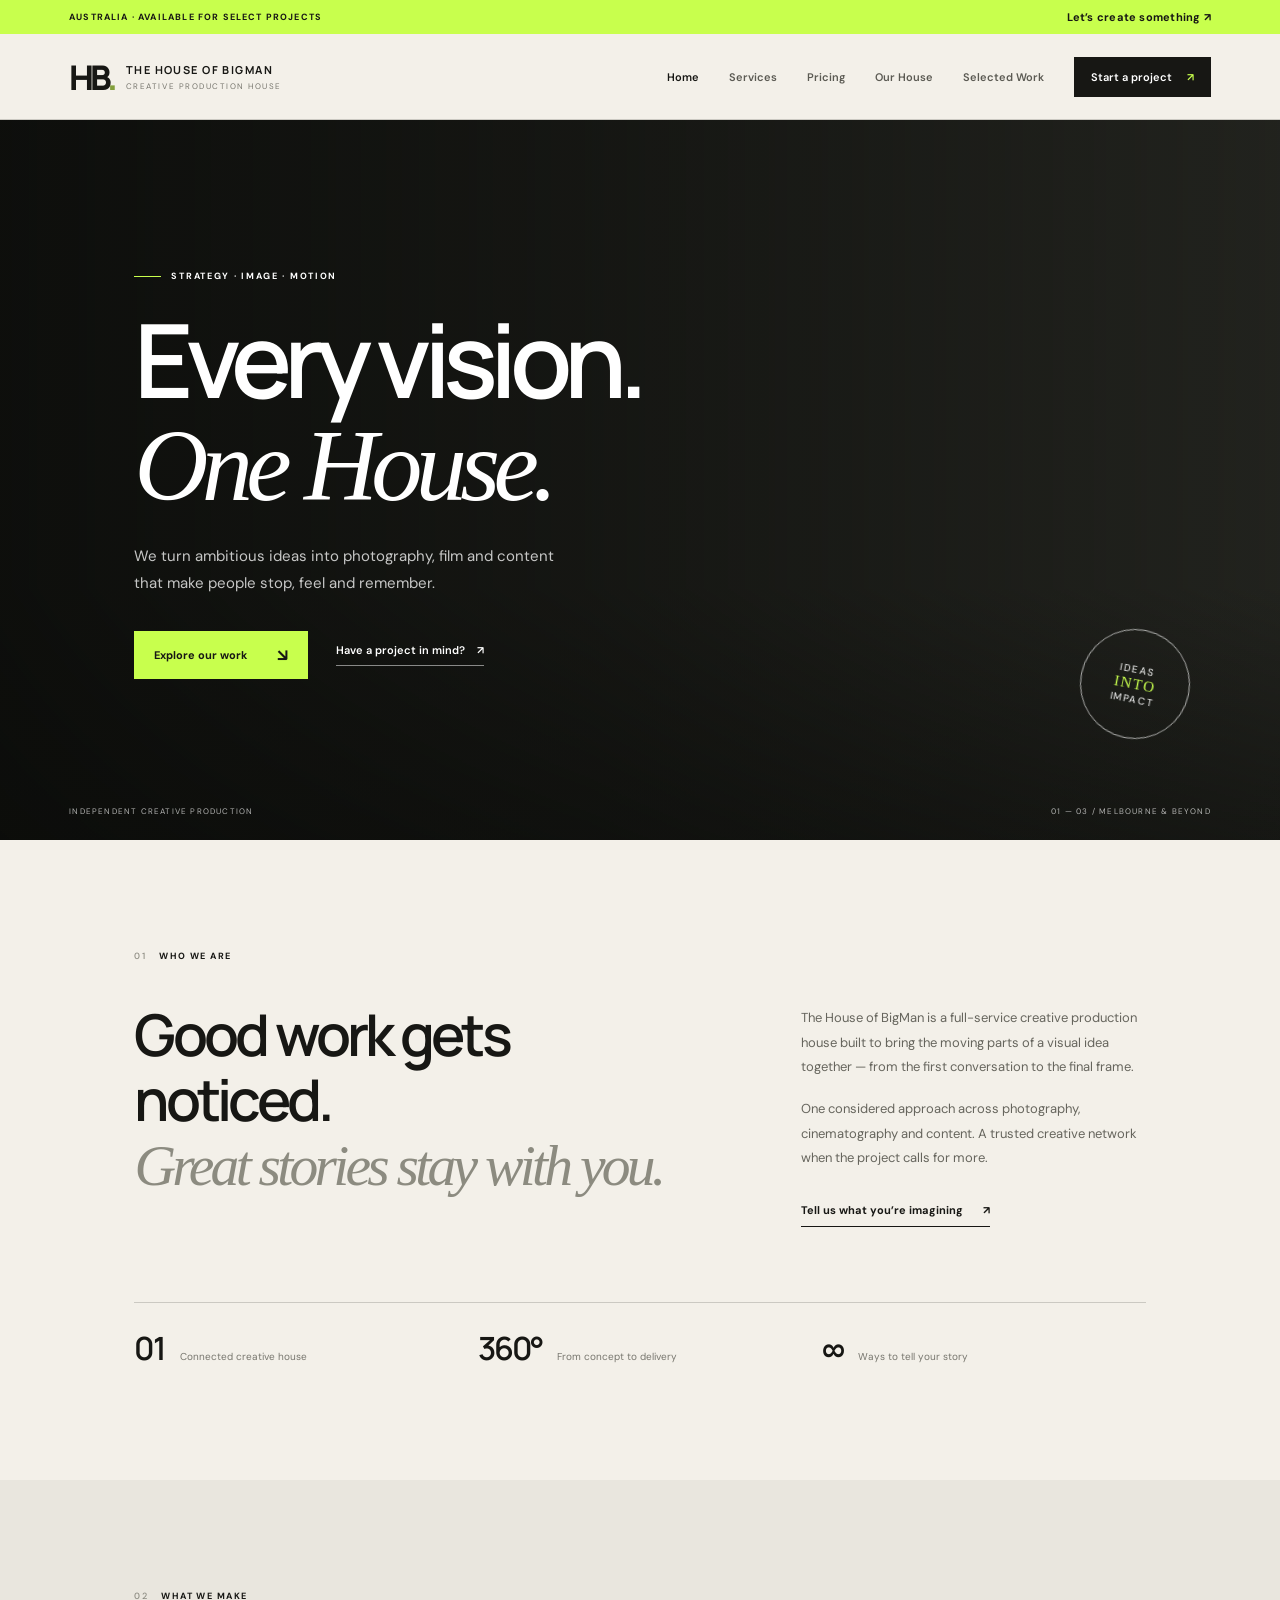
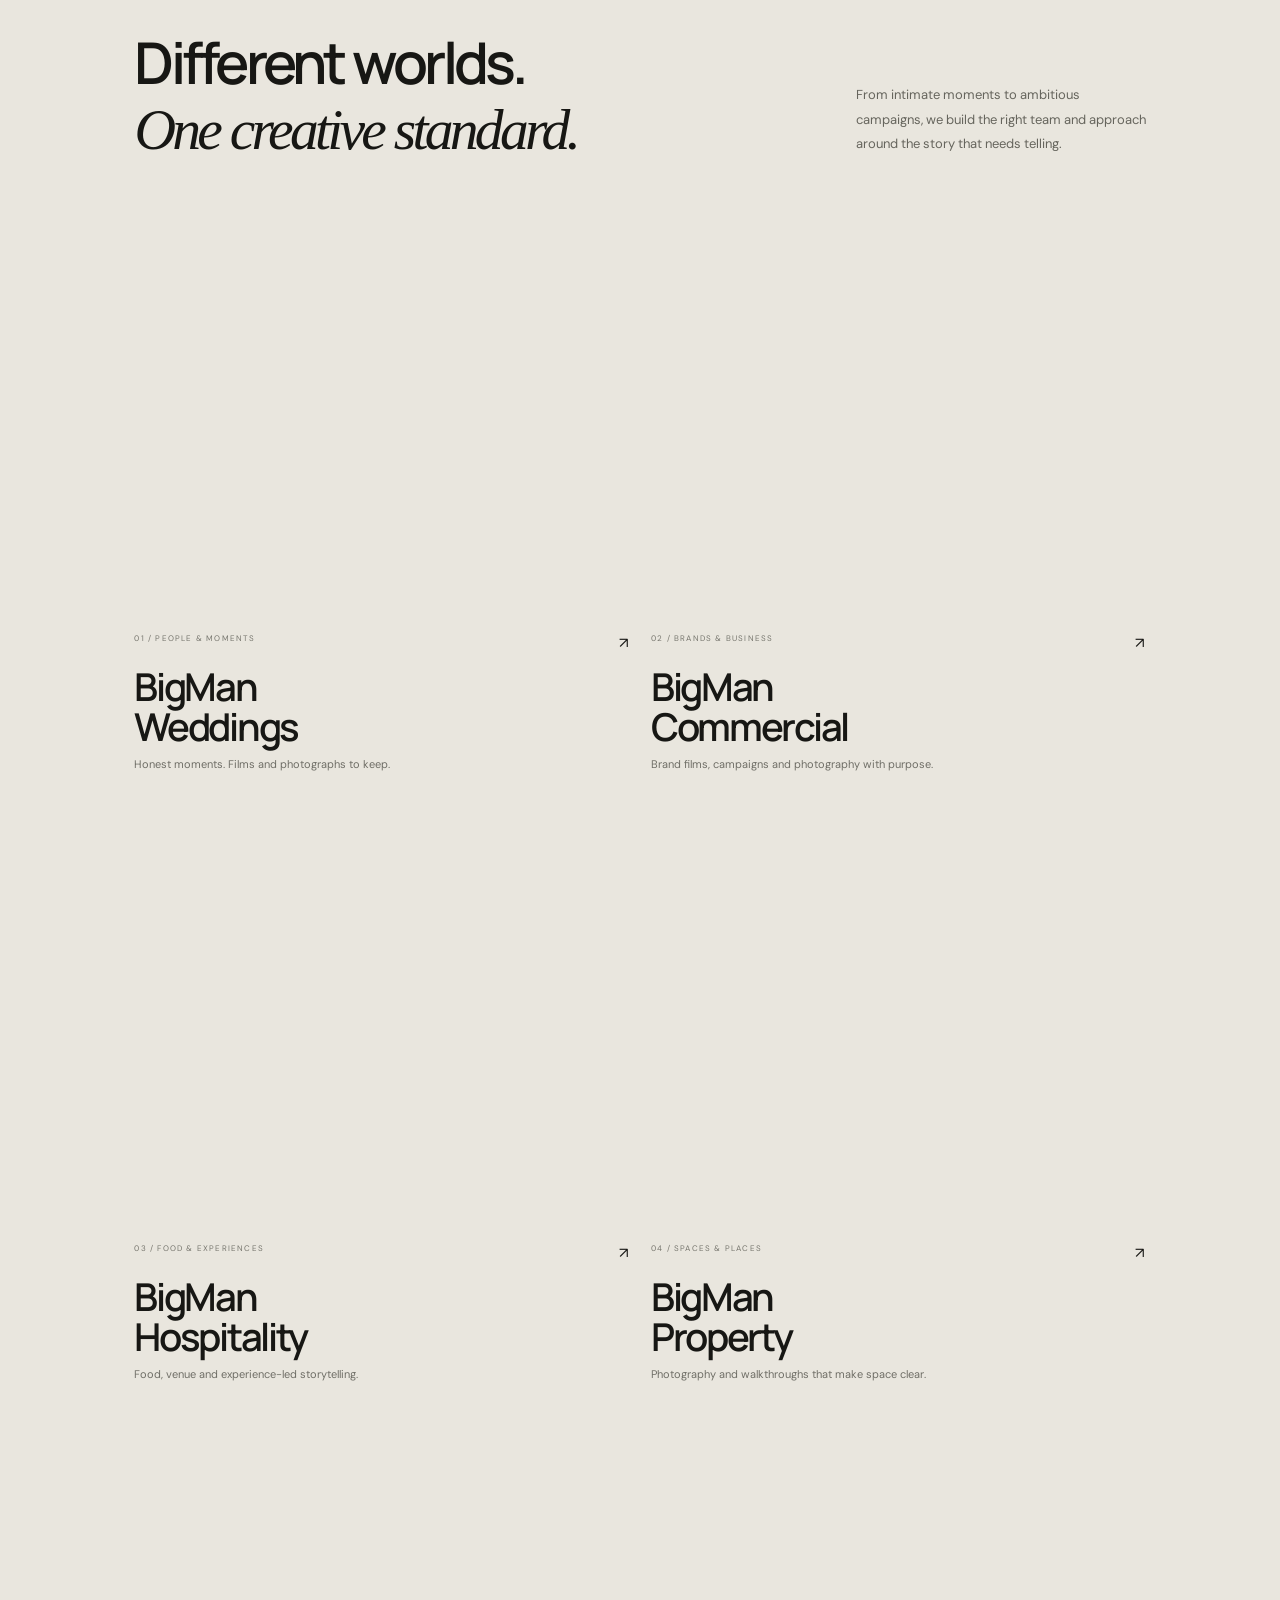
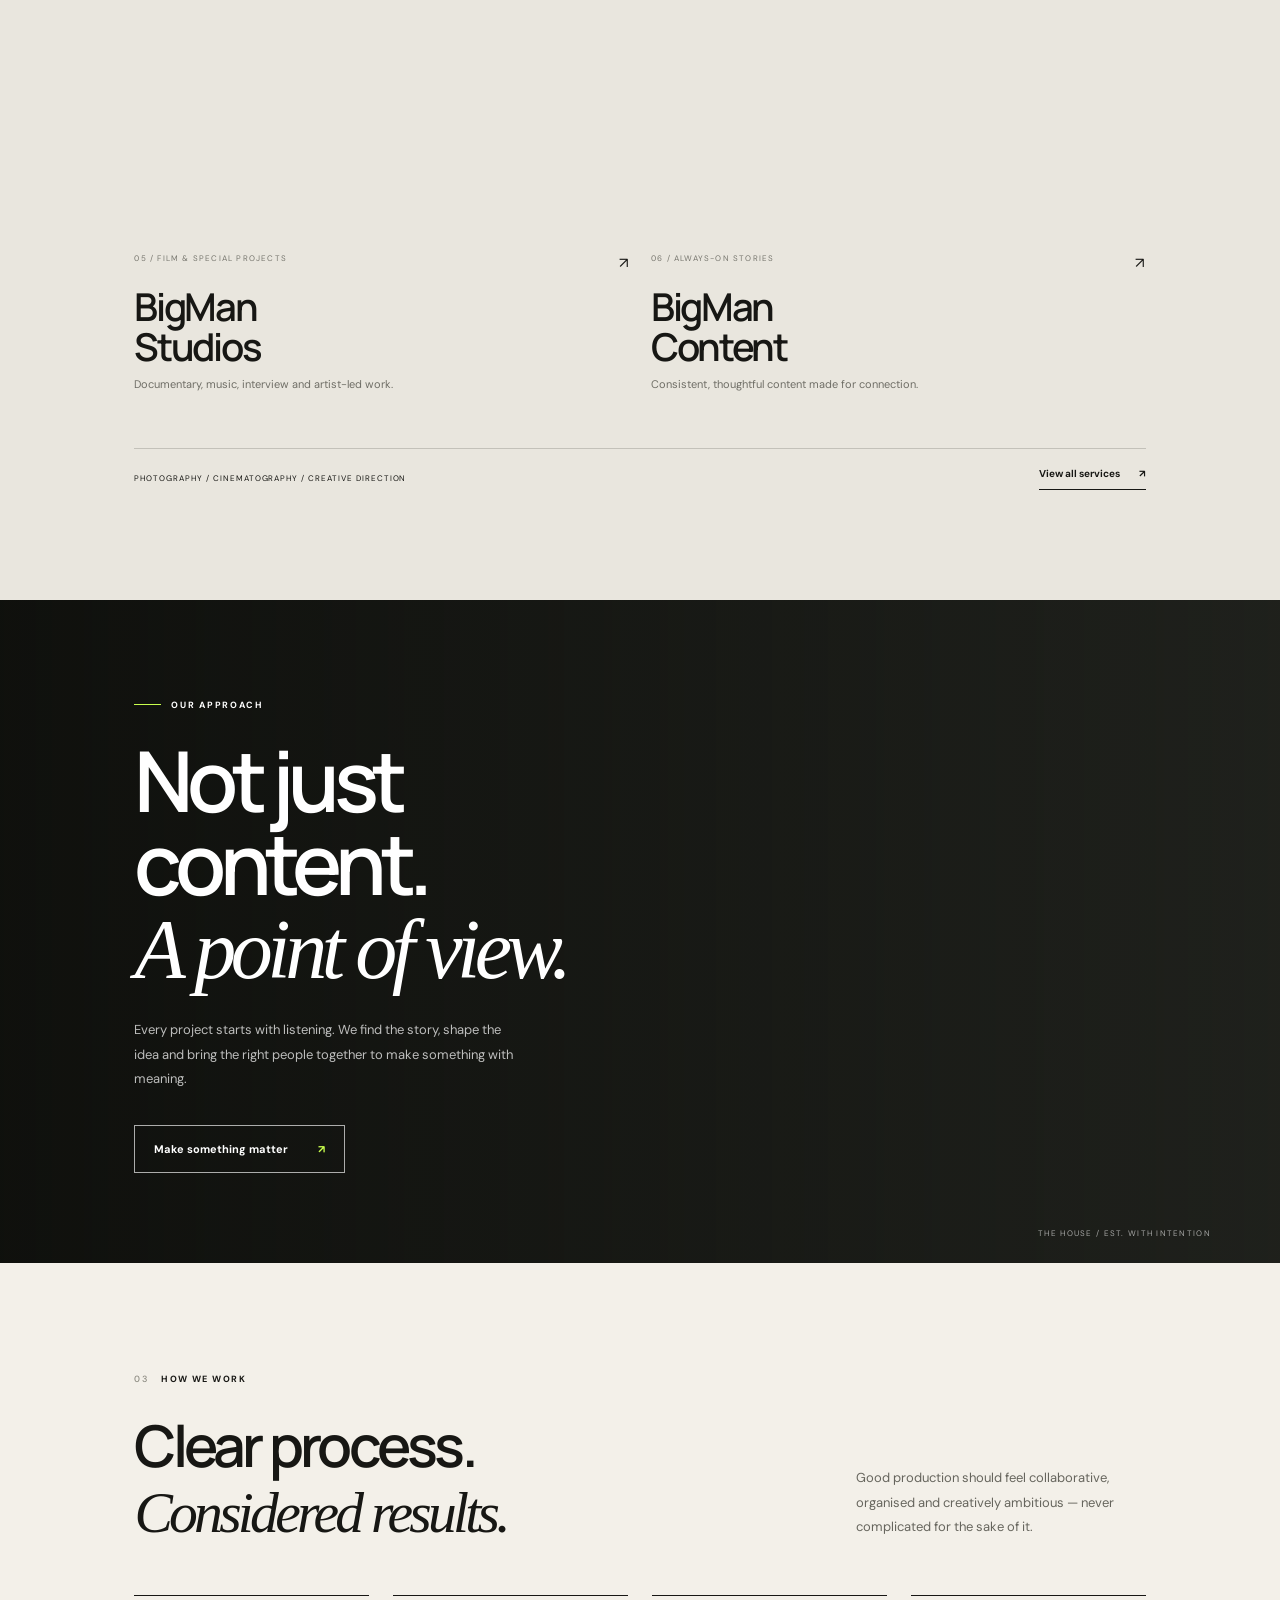
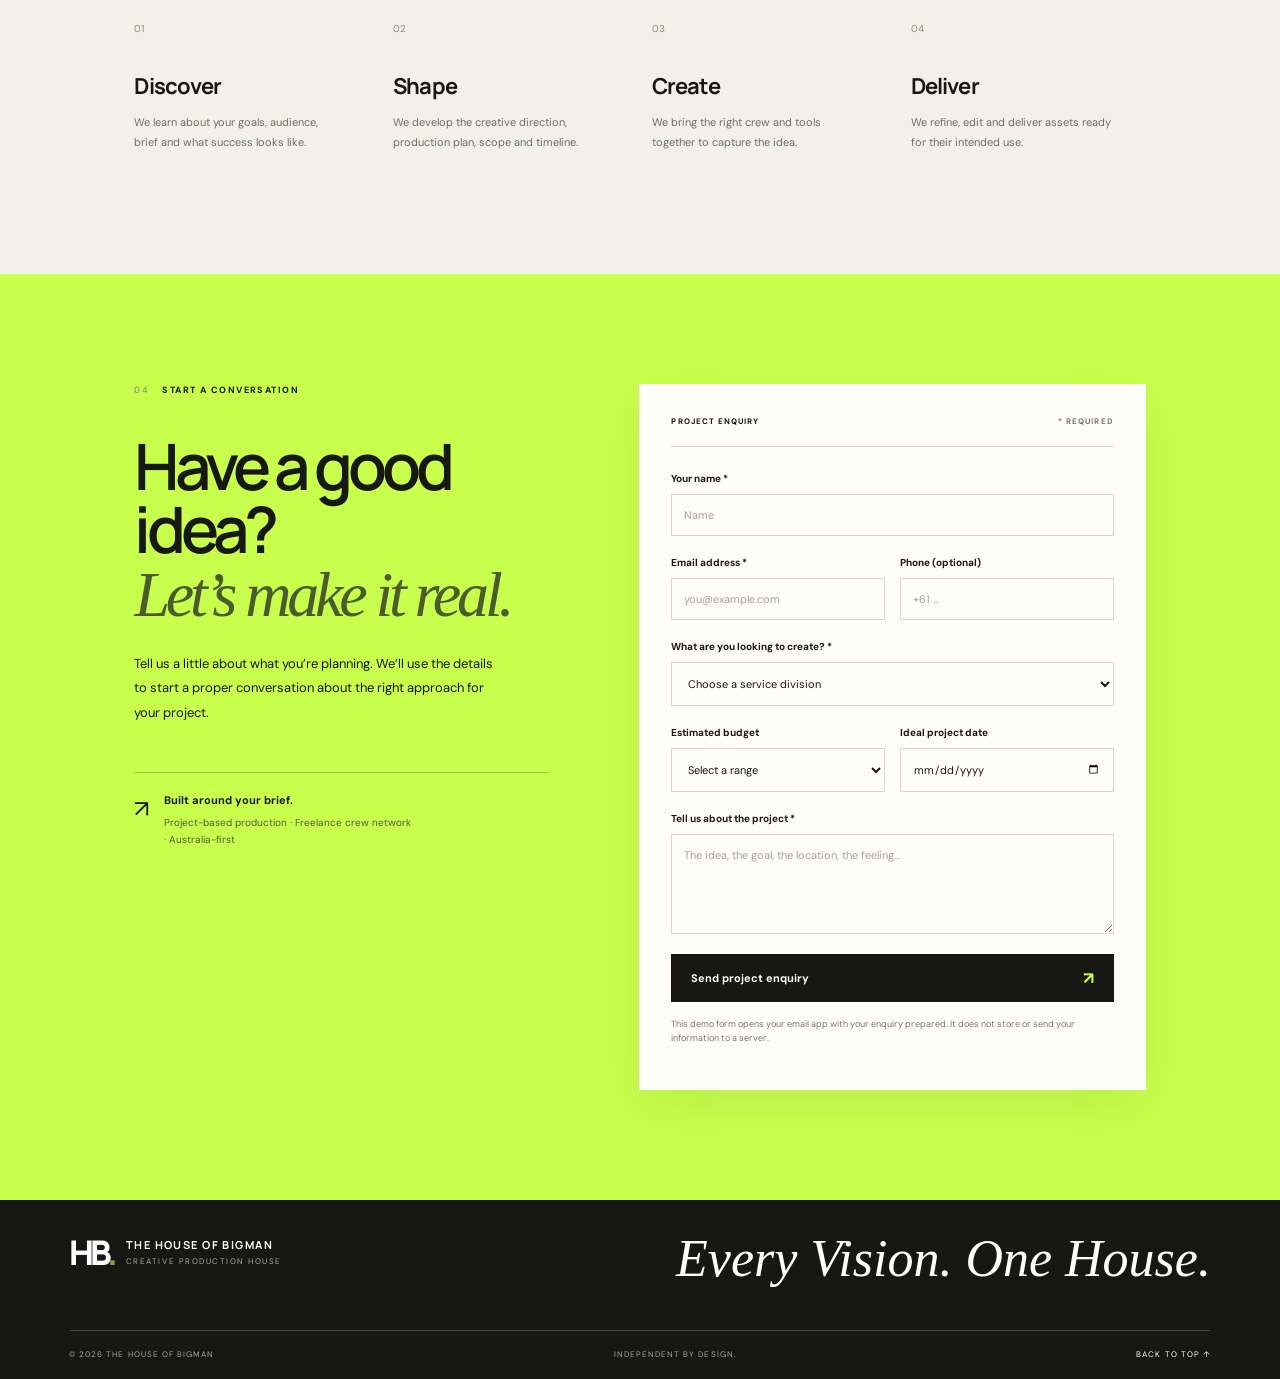
<file: index.html>
<!doctype html>
<html lang="en">
<head>
  <meta charset="utf-8">
  <meta name="viewport" content="width=device-width, initial-scale=1">
  <meta name="description" content="The House of BigMan is a creative production house for photography, film and brand content. Every Vision. One House.">
  <title>The House of BigMan — Creative Production House</title>
  <link rel="preconnect" href="https://fonts.googleapis.com">
  <link rel="preconnect" href="https://fonts.gstatic.com" crossorigin>
  <link href="https://fonts.googleapis.com/css2?family=DM+Sans:wght@400;500;600;700&family=Manrope:wght@400;500;600;700;800&display=swap" rel="stylesheet">
  <link rel="stylesheet" href="style.css">
  <script src="script.js" defer></script>
</head>
<body>
  <div class="announcement-bar">
    <span>AUSTRALIA · AVAILABLE FOR SELECT PROJECTS</span>
    <a href="#contact">Let’s create something <span aria-hidden="true">↗</span></a>
  </div>

  <header class="site-header">
    <a class="brand" href="index.html" aria-label="The House of BigMan home">
      <span class="brand-mark">HB<span>.</span></span>
      <span class="brand-copy"><strong>THE HOUSE OF BIGMAN</strong><small>CREATIVE PRODUCTION HOUSE</small></span>
    </a>
    <button class="menu-toggle" aria-label="Open navigation" aria-expanded="false" aria-controls="primary-nav">
      <span></span><span></span>
    </button>
    <nav id="primary-nav" class="primary-nav" aria-label="Main navigation">
      <a class="active" href="index.html">Home</a>
      <a href="services.html">Services</a>
      <a href="pricing.html">Pricing</a>
      <a href="team.html">Our House</a>
      <a href="portfolio.html">Selected Work</a>
      <a class="nav-cta" href="contact.html">Start a project <span>↗</span></a>
    </nav>
  </header>

  <main>
    <section class="hero">
      <div class="hero-image" role="img" aria-label="Cinematic film production on location"></div>
      <div class="hero-shade"></div>
      <div class="hero-content">
        <p class="eyebrow light"><span class="eyebrow-line"></span> STRATEGY · IMAGE · MOTION</p>
        <h1>Every vision.<br><em>One House.</em></h1>
        <p class="hero-lede">We turn ambitious ideas into photography, film and content that make people stop, feel and remember.</p>
        <div class="hero-actions">
          <a class="button button-light" href="#work">Explore our work <span>↘</span></a>
          <a class="text-link light-link" href="#contact">Have a project in mind? <span>↗</span></a>
        </div>
      </div>
      <div class="hero-bottom">
        <span>INDEPENDENT CREATIVE PRODUCTION</span>
        <span>01 — 03 / MELBOURNE & BEYOND</span>
      </div>
      <div class="hero-stamp"><span>IDEAS</span><b>INTO</b><span>IMPACT</span></div>
    </section>

    <section class="intro section-pad">
      <div class="section-label"><span>01</span> WHO WE ARE</div>
      <div class="intro-main">
        <h2>Good work gets noticed.<br><span>Great stories stay with you.</span></h2>
        <div class="intro-copy">
          <p>The House of BigMan is a full-service creative production house built to bring the moving parts of a visual idea together — from the first conversation to the final frame.</p>
          <p>One considered approach across photography, cinematography and content. A trusted creative network when the project calls for more.</p>
          <a class="underlined-link" href="#contact">Tell us what you’re imagining <span>↗</span></a>
        </div>
      </div>
      <div class="stats-row">
        <div><strong>01</strong><span>Connected creative house</span></div>
        <div><strong>360°</strong><span>From concept to delivery</span></div>
        <div><strong>∞</strong><span>Ways to tell your story</span></div>
      </div>
    </section>

    <section class="work-section section-pad" id="work">
      <div class="section-heading">
        <div><div class="section-label"><span>02</span> WHAT WE MAKE</div><h2>Different worlds.<br><em>One creative standard.</em></h2></div>
        <p>From intimate moments to ambitious campaigns, we build the right team and approach around the story that needs telling.</p>
      </div>
      <div class="work-grid">
        <a class="work-card work-wedding" href="weddings.html">
          <div class="work-photo"></div><div class="work-card-meta"><span>01 / PEOPLE & MOMENTS</span><span>↗</span></div>
          <h3>BigMan<br>Weddings</h3><p>Honest moments. Films and photographs to keep.</p>
        </a>
        <a class="work-card work-commercial" href="commercial.html">
          <div class="work-photo"></div><div class="work-card-meta"><span>02 / BRANDS & BUSINESS</span><span>↗</span></div>
          <h3>BigMan<br>Commercial</h3><p>Brand films, campaigns and photography with purpose.</p>
        </a>
        <a class="work-card work-hospitality" href="hospitality.html">
          <div class="work-photo"></div><div class="work-card-meta"><span>03 / FOOD & EXPERIENCES</span><span>↗</span></div>
          <h3>BigMan<br>Hospitality</h3><p>Food, venue and experience-led storytelling.</p>
        </a>
        <a class="work-card work-property" href="property.html">
          <div class="work-photo"></div><div class="work-card-meta"><span>04 / SPACES & PLACES</span><span>↗</span></div>
          <h3>BigMan<br>Property</h3><p>Photography and walkthroughs that make space clear.</p>
        </a>
        <a class="work-card work-studios" href="studios.html">
          <div class="work-photo"></div><div class="work-card-meta"><span>05 / FILM & SPECIAL PROJECTS</span><span>↗</span></div>
          <h3>BigMan<br>Studios</h3><p>Documentary, music, interview and artist-led work.</p>
        </a>
        <a class="work-card work-content" href="content.html">
          <div class="work-photo"></div><div class="work-card-meta"><span>06 / ALWAYS-ON STORIES</span><span>↗</span></div>
          <h3>BigMan<br>Content</h3><p>Consistent, thoughtful content made for connection.</p>
        </a>
      </div>
      <div class="work-footnote"><span>PHOTOGRAPHY / CINEMATOGRAPHY / CREATIVE DIRECTION</span><a href="services.html" class="underlined-link">View all services <span>↗</span></a></div>
    </section>

    <section class="statement">
      <div class="statement-bg"></div>
      <div class="statement-content">
        <p class="eyebrow light"><span class="eyebrow-line"></span> OUR APPROACH</p>
        <h2>Not just content.<br><em>A point of view.</em></h2>
        <p>Every project starts with listening. We find the story, shape the idea and bring the right people together to make something with meaning.</p>
        <a class="button button-outline" href="#contact">Make something matter <span>↗</span></a>
      </div>
      <span class="statement-index">THE HOUSE / EST. WITH INTENTION</span>
    </section>

    <section class="process section-pad">
      <div class="section-heading">
        <div><div class="section-label"><span>03</span> HOW WE WORK</div><h2>Clear process.<br><em>Considered results.</em></h2></div>
        <p>Good production should feel collaborative, organised and creatively ambitious — never complicated for the sake of it.</p>
      </div>
      <div class="process-grid">
        <article><span class="process-number">01</span><h3>Discover</h3><p>We learn about your goals, audience, brief and what success looks like.</p></article>
        <article><span class="process-number">02</span><h3>Shape</h3><p>We develop the creative direction, production plan, scope and timeline.</p></article>
        <article><span class="process-number">03</span><h3>Create</h3><p>We bring the right crew and tools together to capture the idea.</p></article>
        <article><span class="process-number">04</span><h3>Deliver</h3><p>We refine, edit and deliver assets ready for their intended use.</p></article>
      </div>
    </section>

    <section class="contact-section section-pad" id="contact">
      <div class="contact-copy">
        <div class="section-label"><span>04</span> START A CONVERSATION</div>
        <h2>Have a good idea?<br><em>Let’s make it real.</em></h2>
        <p>Tell us a little about what you’re planning. We’ll use the details to start a proper conversation about the right approach for your project.</p>
        <div class="contact-note"><span class="contact-note-icon">↗</span><div><strong>Built around your brief.</strong><span>Project-based production · Freelance crew network · Australia-first</span></div></div>
      </div>
      <form class="inquiry-form" id="inquiryForm">
        <div class="form-top"><span>PROJECT ENQUIRY</span><span>* REQUIRED</span></div>
        <div class="form-row">
          <label for="name">Your name *</label><input id="name" name="name" type="text" placeholder="Name" autocomplete="name" required minlength="2">
        </div>
        <div class="form-row two-col">
          <div><label for="email">Email address *</label><input id="email" name="email" type="email" placeholder="you@example.com" autocomplete="email" required></div>
          <div><label for="phone">Phone (optional)</label><input id="phone" name="phone" type="tel" placeholder="+61 ..." autocomplete="tel"></div>
        </div>
        <div class="form-row">
          <label for="service">What are you looking to create? *</label>
          <select id="service" name="service" required>
            <option value="">Choose a service division</option>
            <option>BigMan Weddings — weddings & events</option>
            <option>BigMan Commercial — corporate, products & campaigns</option>
            <option>BigMan Hospitality — food, venues & tourism</option>
            <option>BigMan Property — real estate, architecture & interiors</option>
            <option>BigMan Studios — film, documentaries, music & interviews</option>
            <option>BigMan Content — social & monthly content</option>
            <option>Not sure yet / cross-division project</option></select>
        </div>
        <div class="form-row two-col">
          <div><label for="budget">Estimated budget</label><select id="budget" name="budget"><option value="">Select a range</option><option>Under $750</option><option>$750–$1,500</option><option>$1,500–$3,000</option><option>$3,000–$6,000</option><option>$6,000+</option><option>Need guidance</option></select></div>
          <div><label for="date">Ideal project date</label><input id="date" name="date" type="date"></div>
        </div>
        <div class="form-row"><label for="message">Tell us about the project *</label><textarea id="message" name="message" rows="4" placeholder="The idea, the goal, the location, the feeling..." required minlength="10"></textarea></div>
        <button class="button button-dark form-submit" type="submit">Send project enquiry <span>↗</span></button>
        <p class="form-disclaimer">This demo form opens your email app with your enquiry prepared. It does not store or send your information to a server.</p>
        <div id="formStatus" class="form-status" role="status" aria-live="polite"></div>
      </form>
    </section>
  </main>

  <footer class="site-footer">
    <a class="brand footer-brand" href="index.html"><span class="brand-mark">HB<span>.</span></span><span class="brand-copy"><strong>THE HOUSE OF BIGMAN</strong><small>CREATIVE PRODUCTION HOUSE</small></span></a>
    <div class="footer-tagline">Every Vision. One House.</div>
    <div class="footer-bottom"><span>© <span id="year"></span> THE HOUSE OF BIGMAN</span><span>INDEPENDENT BY DESIGN.</span><a href="#top" onclick="window.scrollTo({top:0,behavior:'smooth'});return false;">BACK TO TOP ↑</a></div>
  </footer>
</body>
</html>
</file>
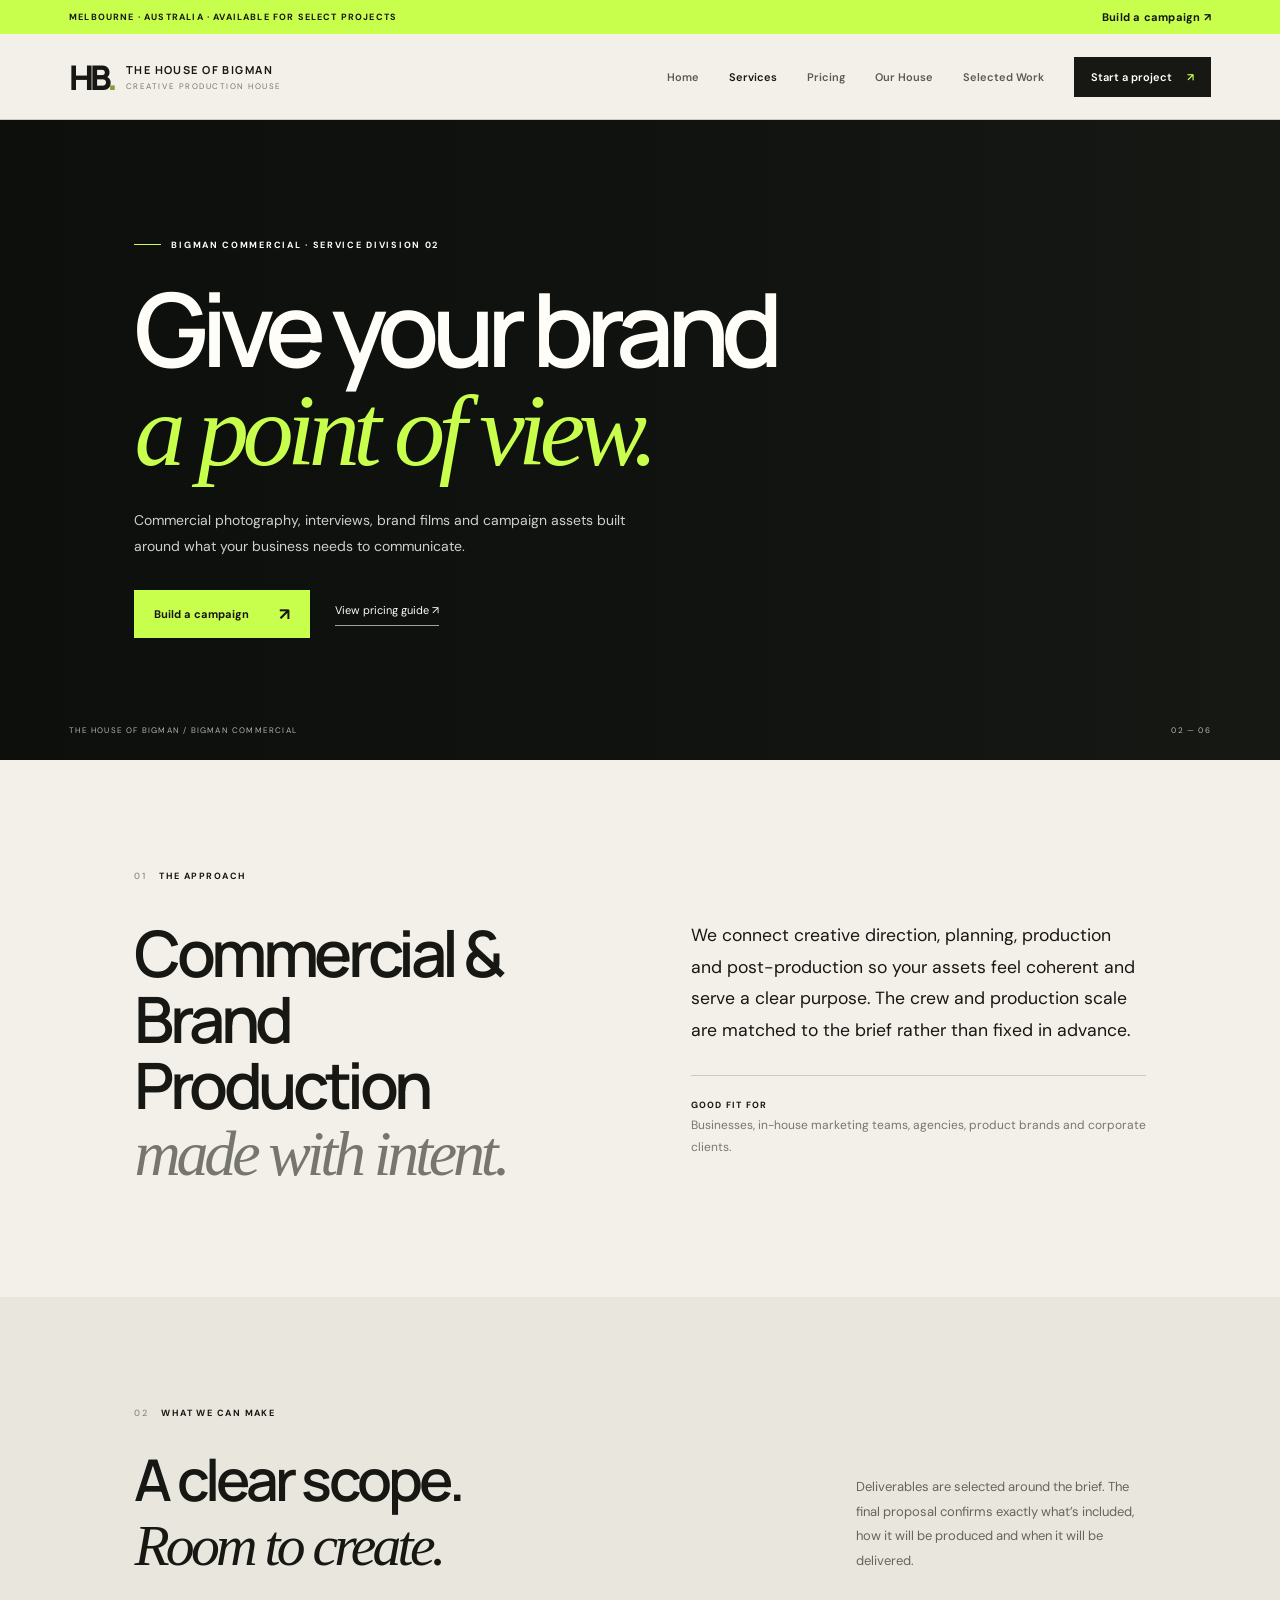
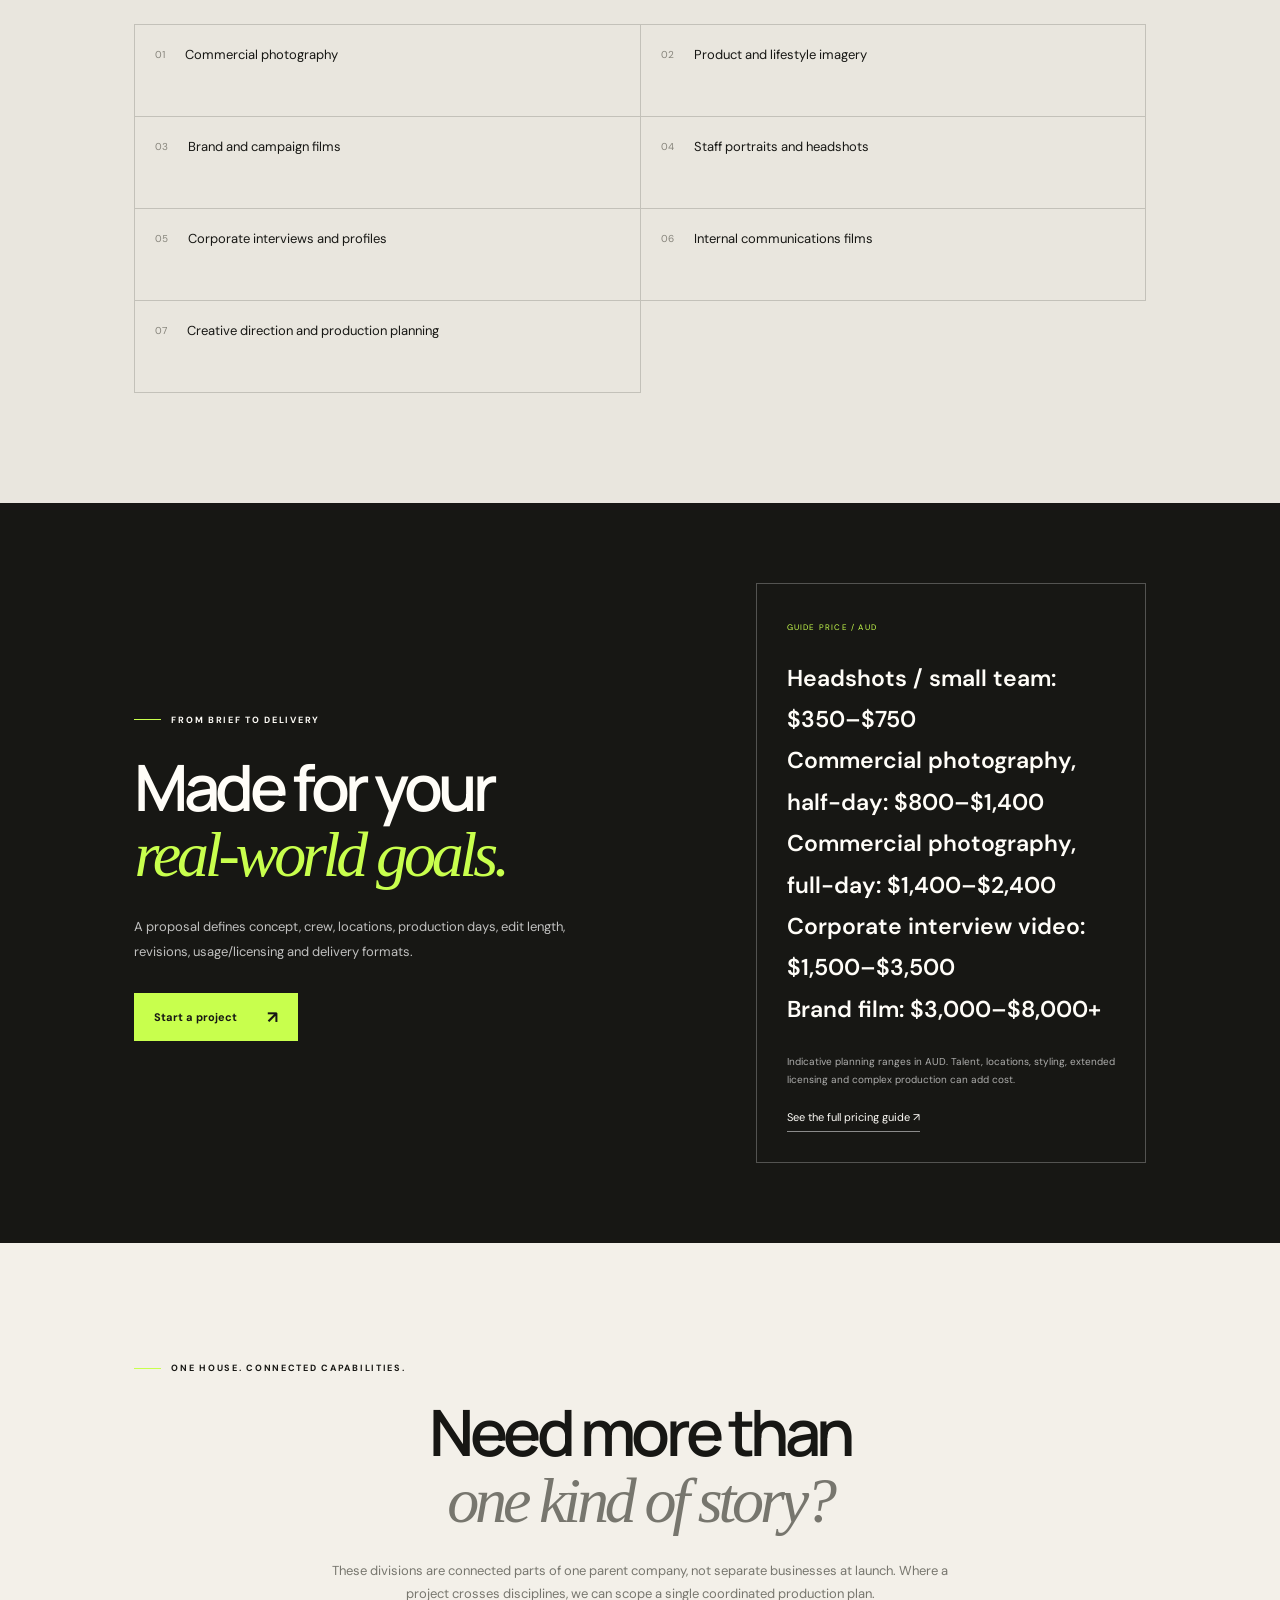
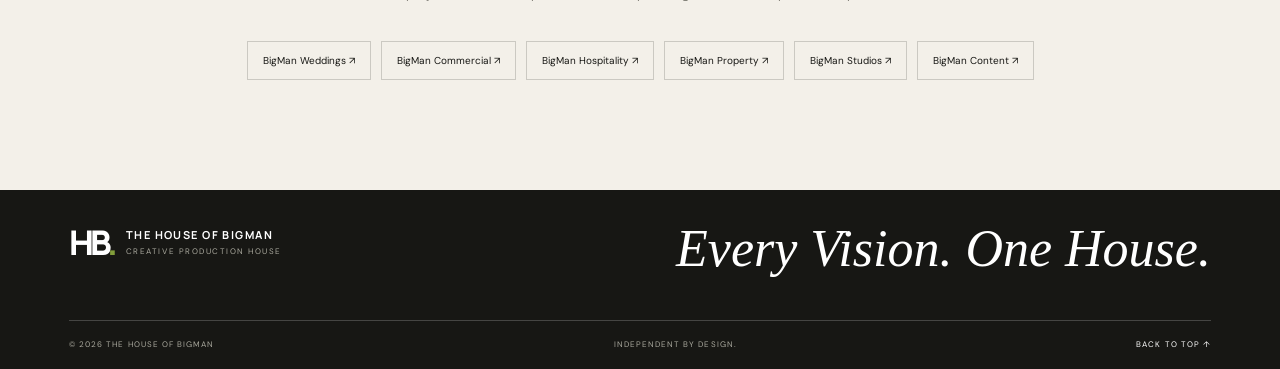
<file: commercial.html>
<!doctype html>
<html lang="en">
<head>
  <meta charset="utf-8">
  <meta name="viewport" content="width=device-width, initial-scale=1">
  <meta name="description" content="Commercial photography, interviews, brand films and campaign assets built around what your business needs to communicate.">
  <title>Commercial &amp; Brand Production — The House of BigMan</title>
  <link rel="preconnect" href="https://fonts.googleapis.com">
  <link rel="preconnect" href="https://fonts.gstatic.com" crossorigin>
  <link href="https://fonts.googleapis.com/css2?family=DM+Sans:wght@400;500;600;700&family=Manrope:wght@400;500;600;700;800&display=swap" rel="stylesheet">
  <link rel="stylesheet" href="style.css">
  <script src="script.js" defer></script>
</head>
<body>
  <div class="announcement-bar">
    <span>MELBOURNE · AUSTRALIA · AVAILABLE FOR SELECT PROJECTS</span>
    <a href="contact.html">Build a campaign <span aria-hidden="true">↗</span></a>
  </div>
  <header class="site-header">
    <a class="brand" href="index.html" aria-label="The House of BigMan home">
      <span class="brand-mark">HB<span>.</span></span>
      <span class="brand-copy"><strong>THE HOUSE OF BIGMAN</strong><small>CREATIVE PRODUCTION HOUSE</small></span>
    </a>
    <button class="menu-toggle" aria-label="Open navigation" aria-expanded="false" aria-controls="primary-nav">
      <span></span><span></span>
    </button>
    <nav id="primary-nav" class="primary-nav" aria-label="Main navigation"><a class="" href="index.html">Home</a><a class="active" href="services.html">Services</a><a class="" href="pricing.html">Pricing</a><a class="" href="team.html">Our House</a><a class="" href="portfolio.html">Selected Work</a><a class="nav-cta" href="contact.html">Start a project <span>↗</span></a></nav>
  </header>
  <main>
    <section class="division-hero service-image-commercial">
      <div class="division-hero-shade"></div>
      <div class="division-hero-copy">
        <p class="eyebrow light"><span class="eyebrow-line"></span> BIGMAN COMMERCIAL · SERVICE DIVISION 02</p>
        <h1>Give your brand<br><em>a point of view.</em></h1>
        <p>Commercial photography, interviews, brand films and campaign assets built around what your business needs to communicate.</p>
        <div class="division-hero-actions"><a class="button button-light" href="contact.html">Build a campaign <span>↗</span></a><a class="division-secondary-link" href="pricing.html">View pricing guide ↗</a></div>
      </div>
      <div class="division-hero-bottom"><span>THE HOUSE OF BIGMAN / BIGMAN COMMERCIAL</span><span>02 — 06</span></div>
    </section>
    <section class="division-intro section-pad">
      <div class="section-label"><span>01</span> THE APPROACH</div>
      <div class="division-intro-grid"><h2>Commercial &amp; Brand Production<br><em>made with intent.</em></h2><div><p class="division-lede">We connect creative direction, planning, production and post-production so your assets feel coherent and serve a clear purpose. The crew and production scale are matched to the brief rather than fixed in advance.</p><p class="division-best-for"><strong>GOOD FIT FOR</strong><br>Businesses, in-house marketing teams, agencies, product brands and corporate clients.</p></div></div>
    </section>
    <section class="division-deliverables section-pad">
      <div class="section-heading"><div><div class="section-label"><span>02</span> WHAT WE CAN MAKE</div><h2>A clear scope.<br><em>Room to create.</em></h2></div><p>Deliverables are selected around the brief. The final proposal confirms exactly what’s included, how it will be produced and when it will be delivered.</p></div>
      <div class="division-deliverables-grid">
        <div><span>01</span><p>Commercial photography</p></div><div><span>02</span><p>Product and lifestyle imagery</p></div><div><span>03</span><p>Brand and campaign films</p></div><div><span>04</span><p>Staff portraits and headshots</p></div><div><span>05</span><p>Corporate interviews and profiles</p></div><div><span>06</span><p>Internal communications films</p></div><div><span>07</span><p>Creative direction and production planning</p></div>
      </div>
    </section>
    <section class="division-process">
      <div class="division-process-copy"><p class="eyebrow light"><span class="eyebrow-line"></span> FROM BRIEF TO DELIVERY</p><h2>Made for your<br><em>real-world goals.</em></h2><p>A proposal defines concept, crew, locations, production days, edit length, revisions, usage/licensing and delivery formats.</p><a class="button button-light" href="contact.html">Start a project <span>↗</span></a></div>
      <div class="division-price-panel"><span>GUIDE PRICE / AUD</span><p>Headshots / small team: $350–$750<br>Commercial photography, half-day: $800–$1,400<br>Commercial photography, full-day: $1,400–$2,400<br>Corporate interview video: $1,500–$3,500<br>Brand film: $3,000–$8,000+</p><small>Indicative planning ranges in AUD. Talent, locations, styling, extended licensing and complex production can add cost.</small><a href="pricing.html" class="division-price-link">See the full pricing guide ↗</a></div>
    </section>
    <section class="division-related section-pad">
      <p class="eyebrow"><span class="eyebrow-line"></span> ONE HOUSE. CONNECTED CAPABILITIES.</p>
      <h2>Need more than<br><em>one kind of story?</em></h2>
      <p>These divisions are connected parts of one parent company, not separate businesses at launch. Where a project crosses disciplines, we can scope a single coordinated production plan.</p>
      <div class="division-related-links">
        <a href="weddings.html">BigMan Weddings ↗</a><a href="commercial.html">BigMan Commercial ↗</a><a href="hospitality.html">BigMan Hospitality ↗</a><a href="property.html">BigMan Property ↗</a><a href="studios.html">BigMan Studios ↗</a><a href="content.html">BigMan Content ↗</a>
      </div>
    </section></main>
  <footer class="site-footer">
    <a class="brand footer-brand" href="index.html"><span class="brand-mark">HB<span>.</span></span><span class="brand-copy"><strong>THE HOUSE OF BIGMAN</strong><small>CREATIVE PRODUCTION HOUSE</small></span></a>
    <div class="footer-tagline">Every Vision. One House.</div>
    <div class="footer-bottom">
      <span>© <span id="year"></span> THE HOUSE OF BIGMAN</span>
      <span>INDEPENDENT BY DESIGN.</span>
      <a href="#" onclick="window.scrollTo({top:0,behavior:'smooth'});return false;">BACK TO TOP ↑</a>
    </div>
  </footer>
</body>
</html>
</file>
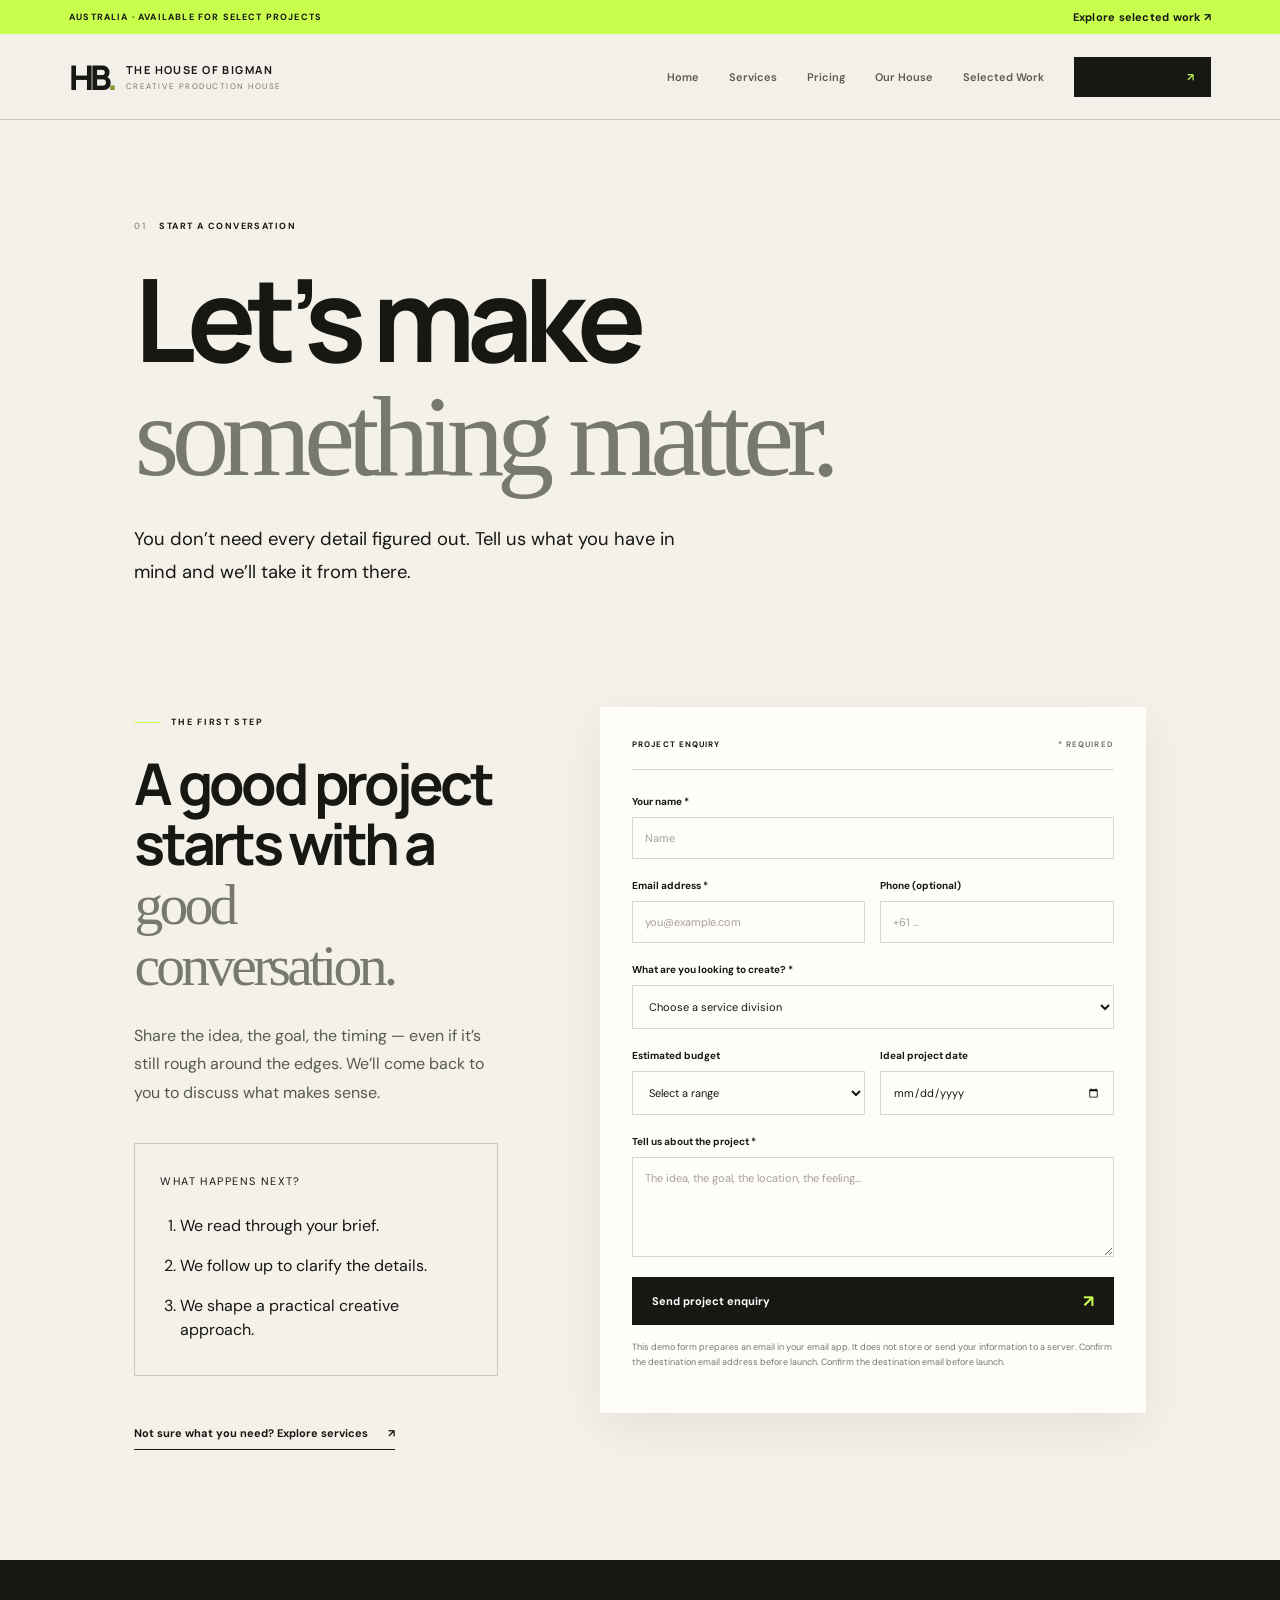
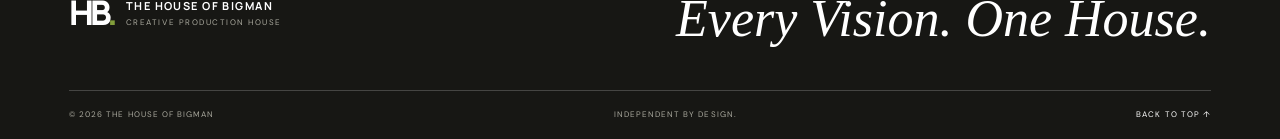
<file: contact.html>
<!doctype html>
<html lang="en">
<head>
  <meta charset="utf-8"><meta name="viewport" content="width=device-width, initial-scale=1">
  <meta name="description" content="Start a project with The House of BigMan creative production house.">
  <title>Contact — The House of BigMan</title>
  <link rel="preconnect" href="https://fonts.googleapis.com"><link rel="preconnect" href="https://fonts.gstatic.com" crossorigin>
  <link href="https://fonts.googleapis.com/css2?family=DM+Sans:wght@400;500;600;700&family=Manrope:wght@400;500;600;700;800&display=swap" rel="stylesheet">
  <link rel="stylesheet" href="style.css"><script src="script.js" defer></script>
</head>
<body>
  <div class="announcement-bar"><span>AUSTRALIA · AVAILABLE FOR SELECT PROJECTS</span><a href="portfolio.html">Explore selected work <span aria-hidden="true">↗</span></a></div>
  <header class="site-header">
    <a class="brand" href="index.html" aria-label="The House of BigMan home"><span class="brand-mark">HB<span>.</span></span><span class="brand-copy"><strong>THE HOUSE OF BIGMAN</strong><small>CREATIVE PRODUCTION HOUSE</small></span></a>
    <button class="menu-toggle" aria-label="Open navigation" aria-expanded="false" aria-controls="primary-nav"><span></span><span></span></button>
    <nav id="primary-nav" class="primary-nav" aria-label="Main navigation"><a href="index.html">Home</a><a href="services.html">Services</a><a href="pricing.html">Pricing</a><a href="team.html">Our House</a><a href="portfolio.html">Selected Work</a><a class="nav-cta active" href="contact.html">Start a project <span>↗</span></a></nav>
  </header>
  <main class="contact-page">
    <section class="contact-page-heading section-pad"><div class="section-label"><span>01</span> START A CONVERSATION</div><h1>Let’s make<br><em>something matter.</em></h1><p>You don’t need every detail figured out. Tell us what you have in mind and we’ll take it from there.</p></section>
    <section class="contact-page-body section-pad">
      <div class="contact-page-aside"><p class="eyebrow"><span class="eyebrow-line"></span> THE FIRST STEP</p><h2>A good project<br>starts with a<br><em>good conversation.</em></h2><p>Share the idea, the goal, the timing — even if it’s still rough around the edges. We’ll come back to you to discuss what makes sense.</p><div class="contact-aside-card"><span>WHAT HAPPENS NEXT?</span><ol><li>We read through your brief.</li><li>We follow up to clarify the details.</li><li>We shape a practical creative approach.</li></ol></div><a class="underlined-link" href="services.html">Not sure what you need? Explore services <span>↗</span></a></div>
      <form class="inquiry-form contact-page-form" id="inquiryForm">
        <div class="form-top"><span>PROJECT ENQUIRY</span><span>* REQUIRED</span></div>
        <div class="form-row"><label for="name">Your name *</label><input id="name" name="name" type="text" placeholder="Name" autocomplete="name" required minlength="2"></div>
        <div class="form-row two-col"><div><label for="email">Email address *</label><input id="email" name="email" type="email" placeholder="you@example.com" autocomplete="email" required></div><div><label for="phone">Phone (optional)</label><input id="phone" name="phone" type="tel" placeholder="+61 ..." autocomplete="tel"></div></div>
        <div class="form-row"><label for="service">What are you looking to create? *</label><select id="service" name="service" required><option value="">Choose a service division</option>
            <option>BigMan Weddings — weddings & events</option>
            <option>BigMan Commercial — corporate, products & campaigns</option>
            <option>BigMan Hospitality — food, venues & tourism</option>
            <option>BigMan Property — real estate, architecture & interiors</option>
            <option>BigMan Studios — film, documentaries, music & interviews</option>
            <option>BigMan Content — social & monthly content</option>
            <option>Not sure yet / cross-division project</option></select></div>
        <div class="form-row two-col"><div><label for="budget">Estimated budget</label><select id="budget" name="budget"><option value="">Select a range</option><option>Under $750</option><option>$750–$1,500</option><option>$1,500–$3,000</option><option>$3,000–$6,000</option><option>$6,000+</option><option>Need guidance</option></select></div><div><label for="date">Ideal project date</label><input id="date" name="date" type="date"></div></div>
        <div class="form-row"><label for="message">Tell us about the project *</label><textarea id="message" name="message" rows="5" placeholder="The idea, the goal, the location, the feeling..." required minlength="10"></textarea></div>
        <button class="button button-dark form-submit" type="submit">Send project enquiry <span>↗</span></button><p class="form-disclaimer">This demo form prepares an email in your email app. It does not store or send your information to a server. Confirm the destination email address before launch. Confirm the destination email before launch.</p><div id="formStatus" class="form-status" role="status" aria-live="polite"></div>
      </form>
    </section>
  </main>
  <footer class="site-footer"><a class="brand footer-brand" href="index.html"><span class="brand-mark">HB<span>.</span></span><span class="brand-copy"><strong>THE HOUSE OF BIGMAN</strong><small>CREATIVE PRODUCTION HOUSE</small></span></a><div class="footer-tagline">Every Vision. One House.</div><div class="footer-bottom"><span>© <span id="year"></span> THE HOUSE OF BIGMAN</span><span>INDEPENDENT BY DESIGN.</span><a href="#" onclick="window.scrollTo({top:0,behavior:'smooth'});return false;">BACK TO TOP ↑</a></div></footer>
</body></html>
</file>
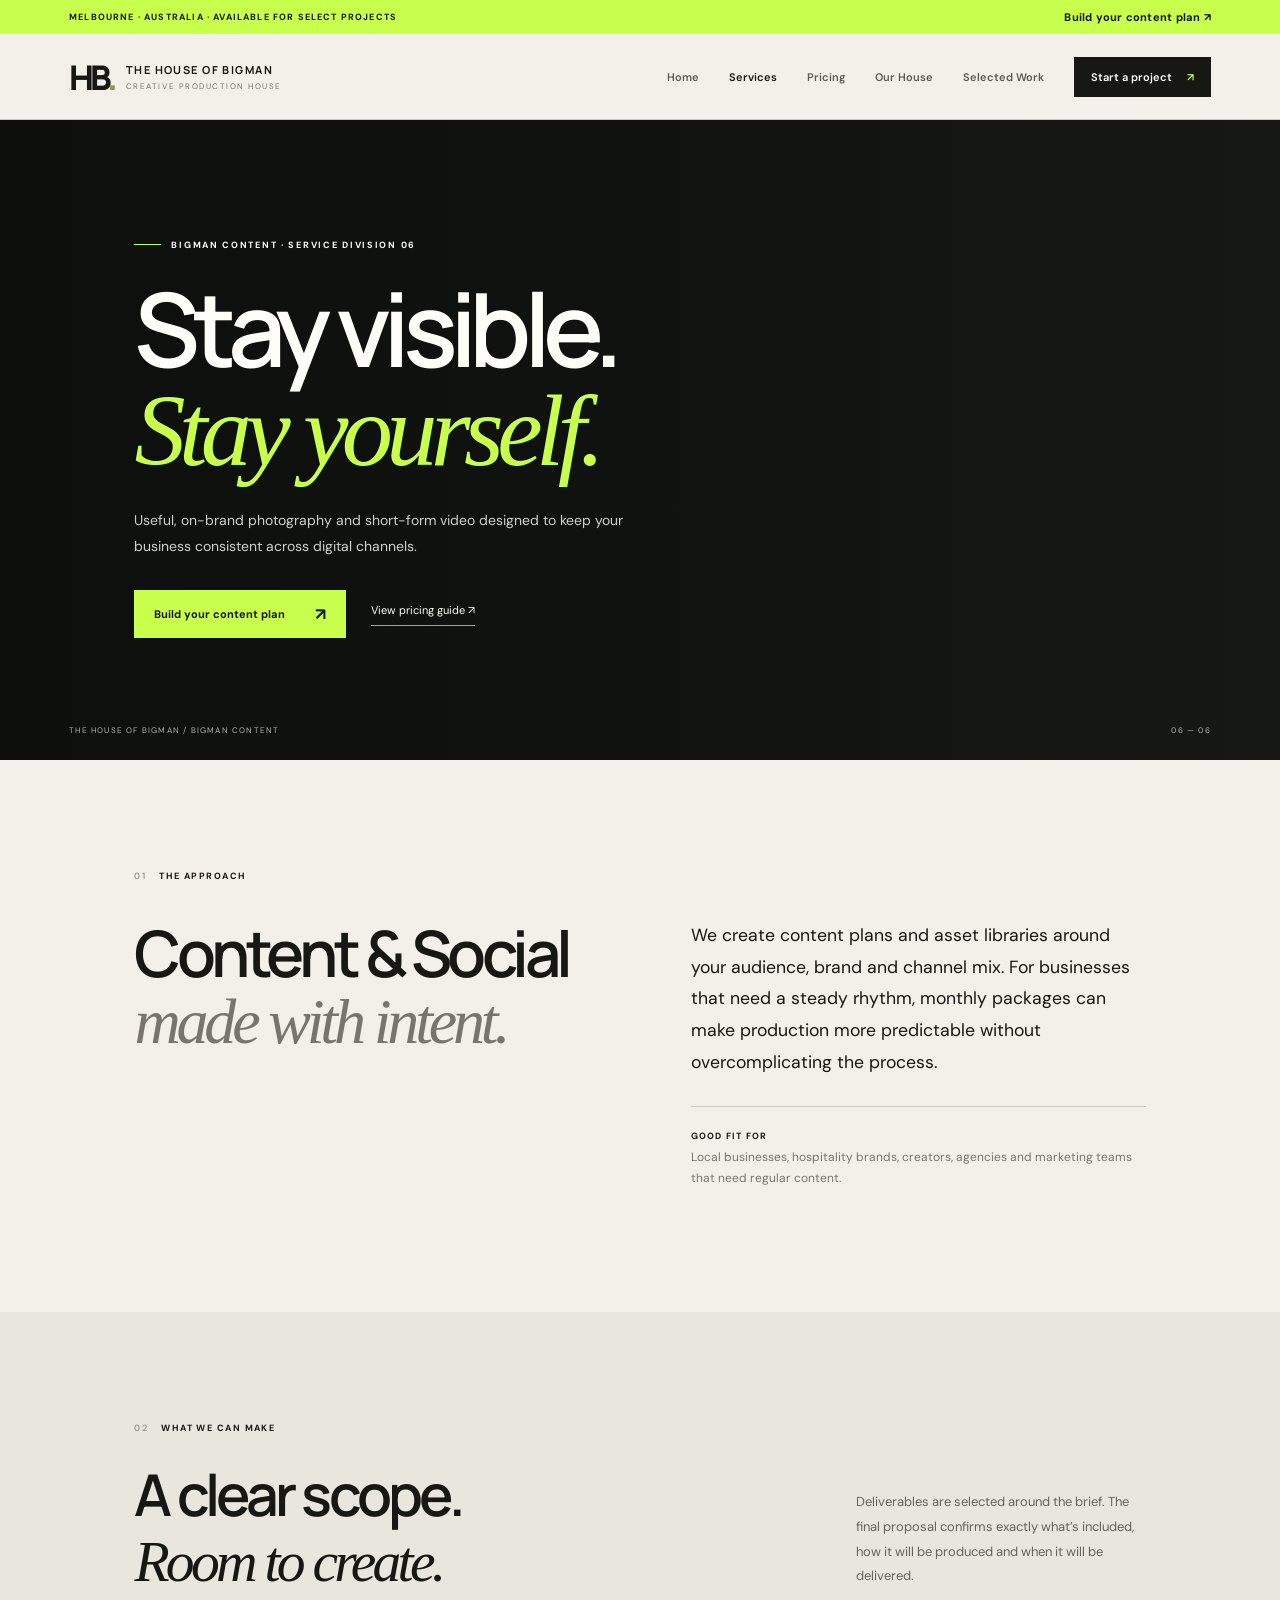
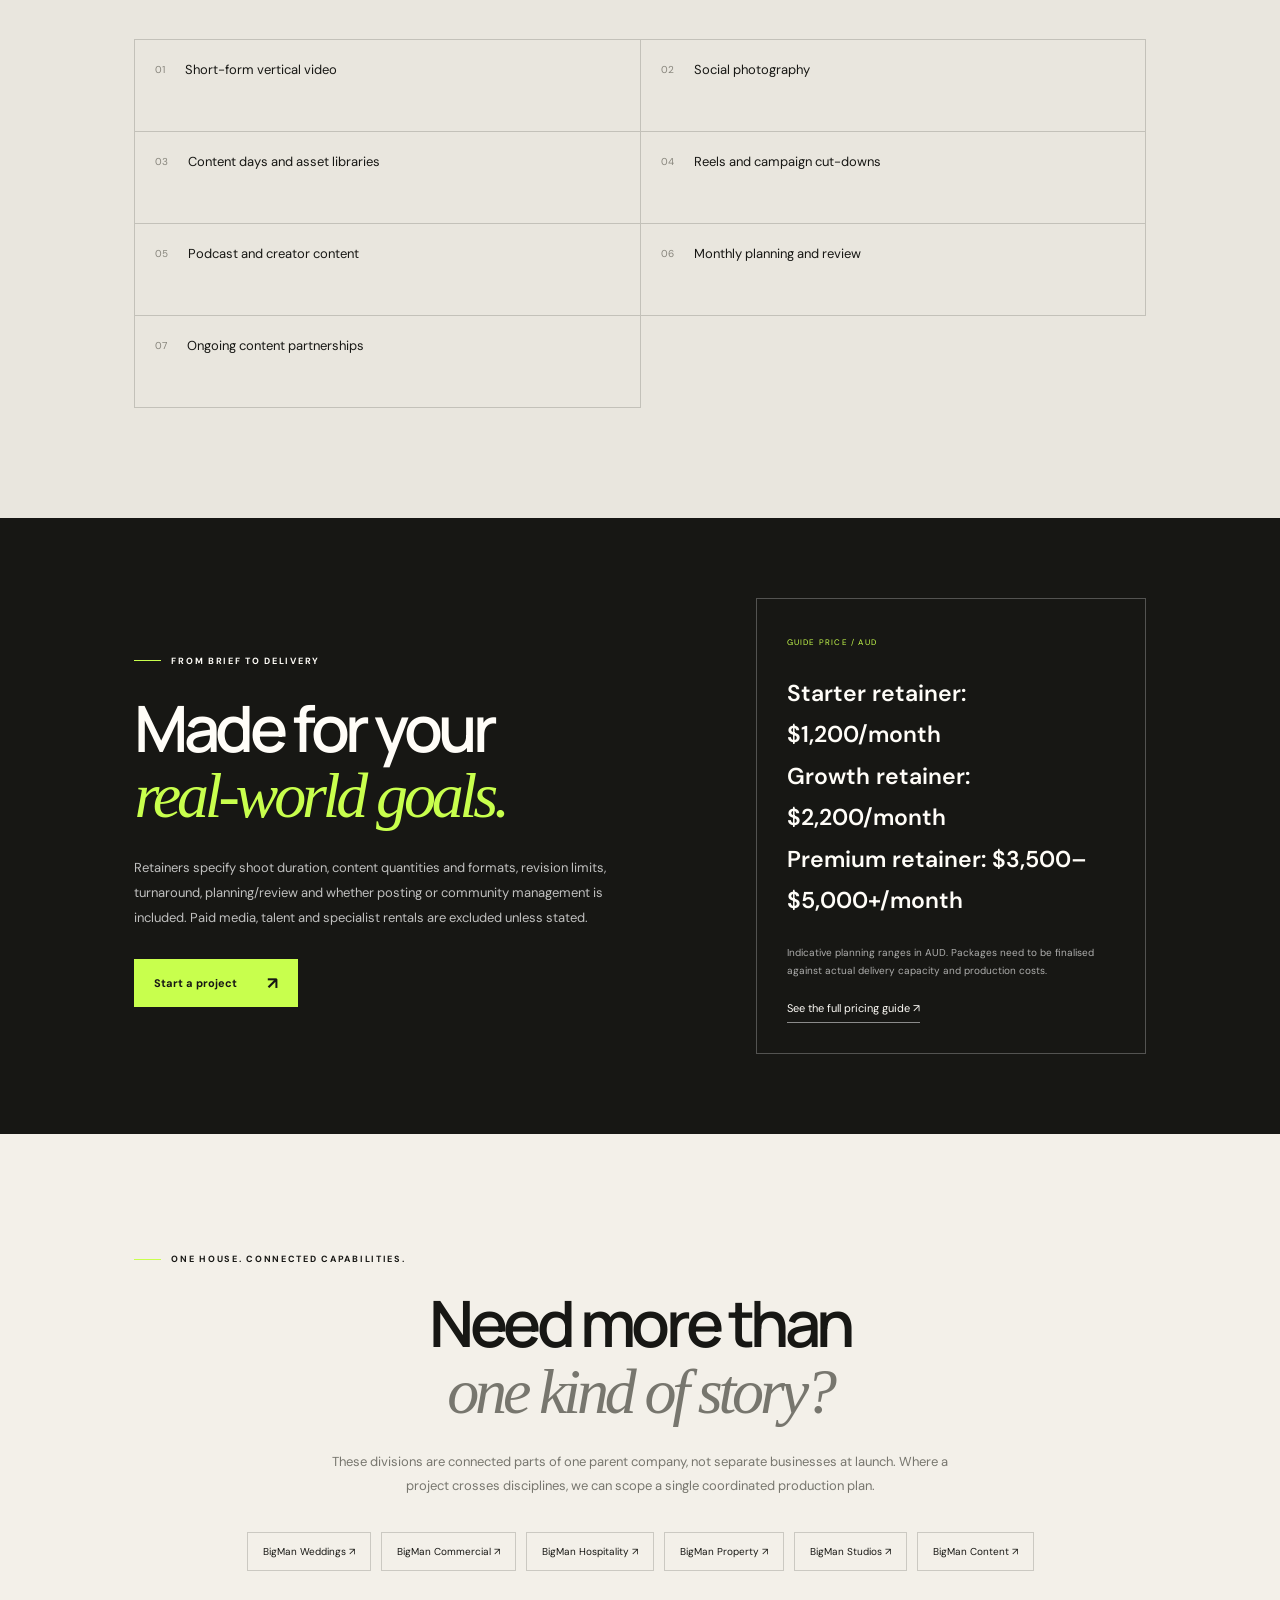
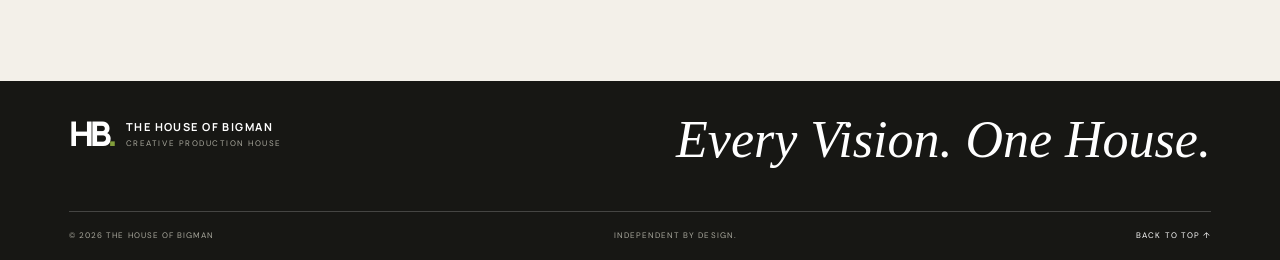
<file: content.html>
<!doctype html>
<html lang="en">
<head>
  <meta charset="utf-8">
  <meta name="viewport" content="width=device-width, initial-scale=1">
  <meta name="description" content="Useful, on-brand photography and short-form video designed to keep your business consistent across digital channels.">
  <title>Content &amp; Social — The House of BigMan</title>
  <link rel="preconnect" href="https://fonts.googleapis.com">
  <link rel="preconnect" href="https://fonts.gstatic.com" crossorigin>
  <link href="https://fonts.googleapis.com/css2?family=DM+Sans:wght@400;500;600;700&family=Manrope:wght@400;500;600;700;800&display=swap" rel="stylesheet">
  <link rel="stylesheet" href="style.css">
  <script src="script.js" defer></script>
</head>
<body>
  <div class="announcement-bar">
    <span>MELBOURNE · AUSTRALIA · AVAILABLE FOR SELECT PROJECTS</span>
    <a href="contact.html">Build your content plan <span aria-hidden="true">↗</span></a>
  </div>
  <header class="site-header">
    <a class="brand" href="index.html" aria-label="The House of BigMan home">
      <span class="brand-mark">HB<span>.</span></span>
      <span class="brand-copy"><strong>THE HOUSE OF BIGMAN</strong><small>CREATIVE PRODUCTION HOUSE</small></span>
    </a>
    <button class="menu-toggle" aria-label="Open navigation" aria-expanded="false" aria-controls="primary-nav">
      <span></span><span></span>
    </button>
    <nav id="primary-nav" class="primary-nav" aria-label="Main navigation"><a class="" href="index.html">Home</a><a class="active" href="services.html">Services</a><a class="" href="pricing.html">Pricing</a><a class="" href="team.html">Our House</a><a class="" href="portfolio.html">Selected Work</a><a class="nav-cta" href="contact.html">Start a project <span>↗</span></a></nav>
  </header>
  <main>
    <section class="division-hero service-image-content">
      <div class="division-hero-shade"></div>
      <div class="division-hero-copy">
        <p class="eyebrow light"><span class="eyebrow-line"></span> BIGMAN CONTENT · SERVICE DIVISION 06</p>
        <h1>Stay visible.<br><em>Stay yourself.</em></h1>
        <p>Useful, on-brand photography and short-form video designed to keep your business consistent across digital channels.</p>
        <div class="division-hero-actions"><a class="button button-light" href="contact.html">Build your content plan <span>↗</span></a><a class="division-secondary-link" href="pricing.html">View pricing guide ↗</a></div>
      </div>
      <div class="division-hero-bottom"><span>THE HOUSE OF BIGMAN / BIGMAN CONTENT</span><span>06 — 06</span></div>
    </section>
    <section class="division-intro section-pad">
      <div class="section-label"><span>01</span> THE APPROACH</div>
      <div class="division-intro-grid"><h2>Content &amp; Social<br><em>made with intent.</em></h2><div><p class="division-lede">We create content plans and asset libraries around your audience, brand and channel mix. For businesses that need a steady rhythm, monthly packages can make production more predictable without overcomplicating the process.</p><p class="division-best-for"><strong>GOOD FIT FOR</strong><br>Local businesses, hospitality brands, creators, agencies and marketing teams that need regular content.</p></div></div>
    </section>
    <section class="division-deliverables section-pad">
      <div class="section-heading"><div><div class="section-label"><span>02</span> WHAT WE CAN MAKE</div><h2>A clear scope.<br><em>Room to create.</em></h2></div><p>Deliverables are selected around the brief. The final proposal confirms exactly what’s included, how it will be produced and when it will be delivered.</p></div>
      <div class="division-deliverables-grid">
        <div><span>01</span><p>Short-form vertical video</p></div><div><span>02</span><p>Social photography</p></div><div><span>03</span><p>Content days and asset libraries</p></div><div><span>04</span><p>Reels and campaign cut-downs</p></div><div><span>05</span><p>Podcast and creator content</p></div><div><span>06</span><p>Monthly planning and review</p></div><div><span>07</span><p>Ongoing content partnerships</p></div>
      </div>
    </section>
    <section class="division-process">
      <div class="division-process-copy"><p class="eyebrow light"><span class="eyebrow-line"></span> FROM BRIEF TO DELIVERY</p><h2>Made for your<br><em>real-world goals.</em></h2><p>Retainers specify shoot duration, content quantities and formats, revision limits, turnaround, planning/review and whether posting or community management is included. Paid media, talent and specialist rentals are excluded unless stated.</p><a class="button button-light" href="contact.html">Start a project <span>↗</span></a></div>
      <div class="division-price-panel"><span>GUIDE PRICE / AUD</span><p>Starter retainer: $1,200/month<br>Growth retainer: $2,200/month<br>Premium retainer: $3,500–$5,000+/month</p><small>Indicative planning ranges in AUD. Packages need to be finalised against actual delivery capacity and production costs.</small><a href="pricing.html" class="division-price-link">See the full pricing guide ↗</a></div>
    </section>
    <section class="division-related section-pad">
      <p class="eyebrow"><span class="eyebrow-line"></span> ONE HOUSE. CONNECTED CAPABILITIES.</p>
      <h2>Need more than<br><em>one kind of story?</em></h2>
      <p>These divisions are connected parts of one parent company, not separate businesses at launch. Where a project crosses disciplines, we can scope a single coordinated production plan.</p>
      <div class="division-related-links">
        <a href="weddings.html">BigMan Weddings ↗</a><a href="commercial.html">BigMan Commercial ↗</a><a href="hospitality.html">BigMan Hospitality ↗</a><a href="property.html">BigMan Property ↗</a><a href="studios.html">BigMan Studios ↗</a><a href="content.html">BigMan Content ↗</a>
      </div>
    </section></main>
  <footer class="site-footer">
    <a class="brand footer-brand" href="index.html"><span class="brand-mark">HB<span>.</span></span><span class="brand-copy"><strong>THE HOUSE OF BIGMAN</strong><small>CREATIVE PRODUCTION HOUSE</small></span></a>
    <div class="footer-tagline">Every Vision. One House.</div>
    <div class="footer-bottom">
      <span>© <span id="year"></span> THE HOUSE OF BIGMAN</span>
      <span>INDEPENDENT BY DESIGN.</span>
      <a href="#" onclick="window.scrollTo({top:0,behavior:'smooth'});return false;">BACK TO TOP ↑</a>
    </div>
  </footer>
</body>
</html>
</file>
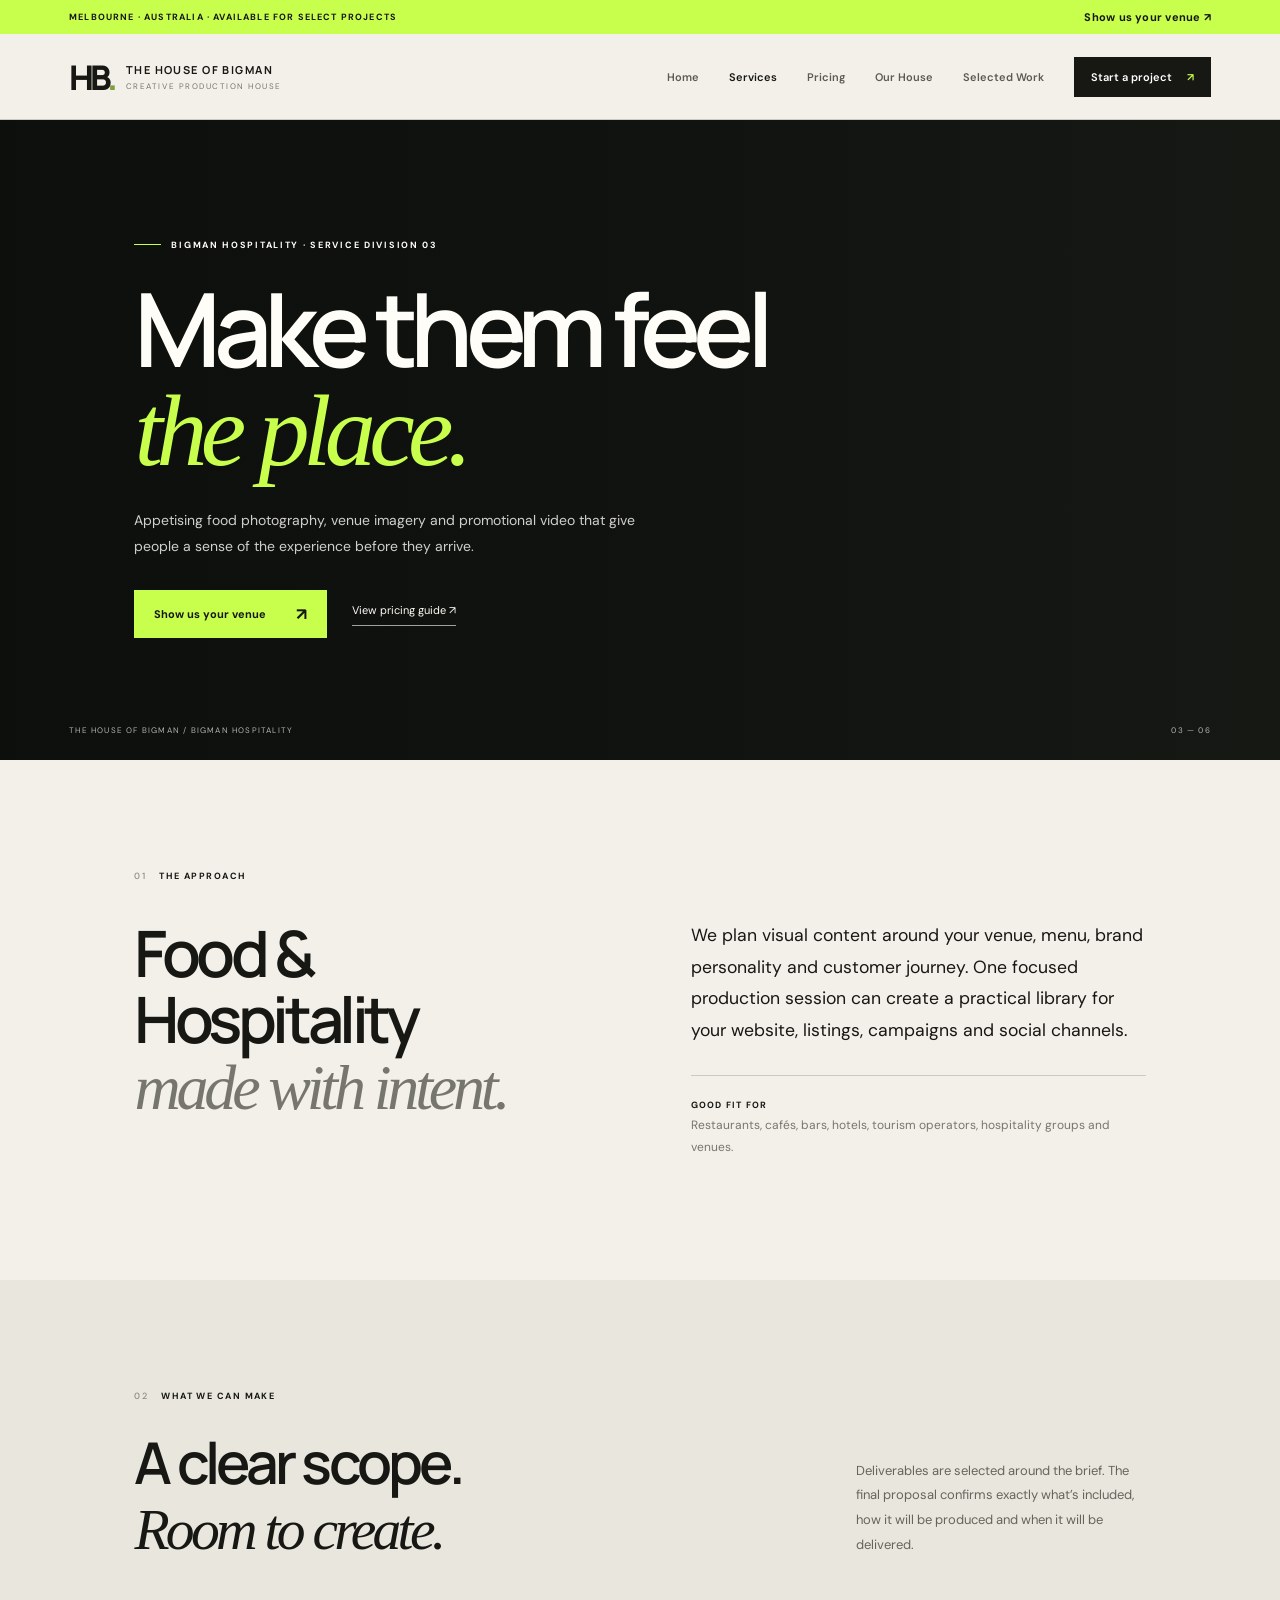
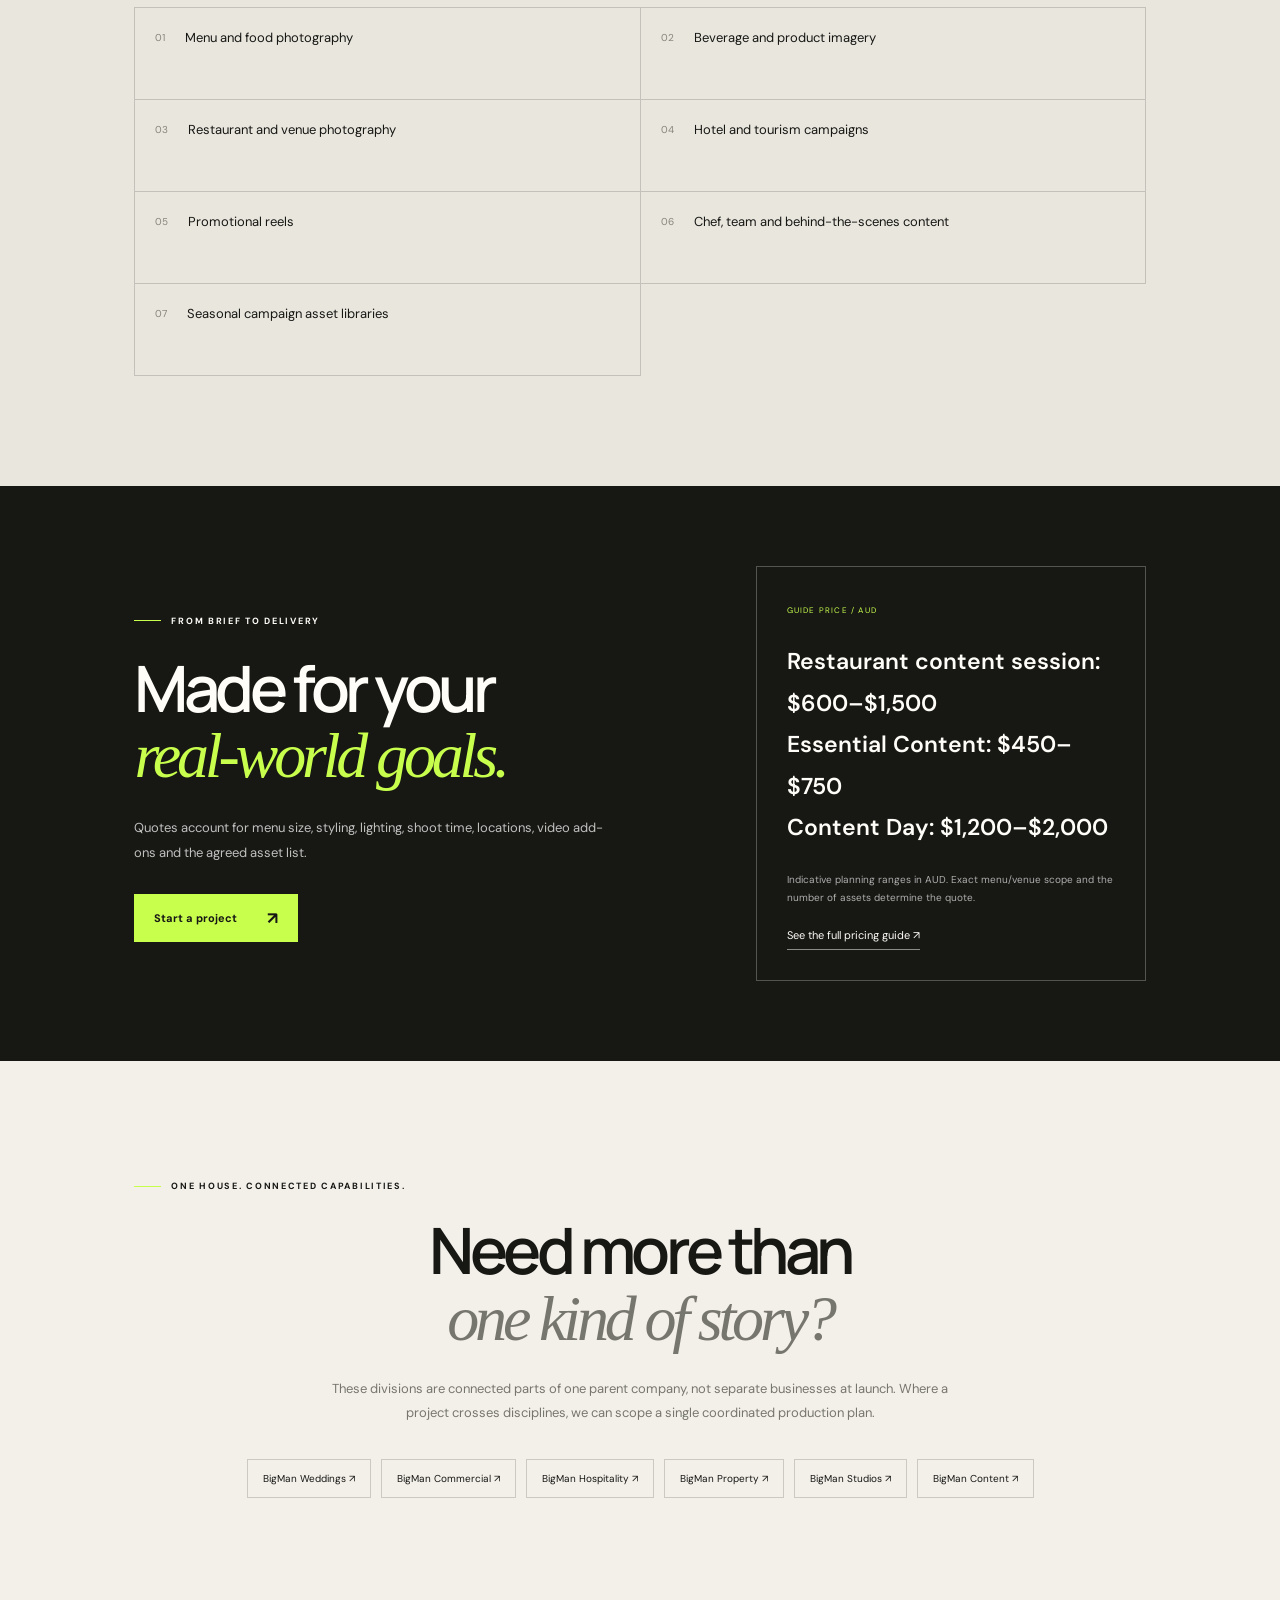
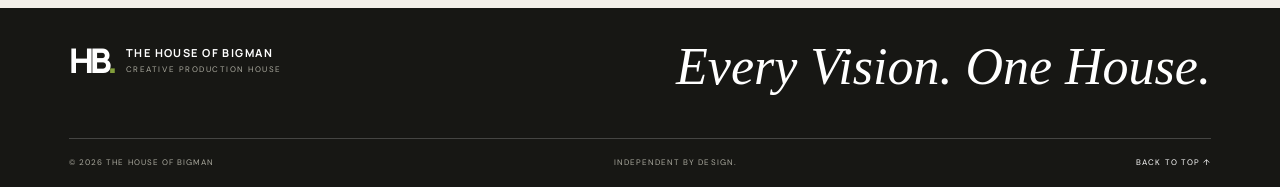
<file: hospitality.html>
<!doctype html>
<html lang="en">
<head>
  <meta charset="utf-8">
  <meta name="viewport" content="width=device-width, initial-scale=1">
  <meta name="description" content="Appetising food photography, venue imagery and promotional video that give people a sense of the experience before they arrive.">
  <title>Food &amp; Hospitality — The House of BigMan</title>
  <link rel="preconnect" href="https://fonts.googleapis.com">
  <link rel="preconnect" href="https://fonts.gstatic.com" crossorigin>
  <link href="https://fonts.googleapis.com/css2?family=DM+Sans:wght@400;500;600;700&family=Manrope:wght@400;500;600;700;800&display=swap" rel="stylesheet">
  <link rel="stylesheet" href="style.css">
  <script src="script.js" defer></script>
</head>
<body>
  <div class="announcement-bar">
    <span>MELBOURNE · AUSTRALIA · AVAILABLE FOR SELECT PROJECTS</span>
    <a href="contact.html">Show us your venue <span aria-hidden="true">↗</span></a>
  </div>
  <header class="site-header">
    <a class="brand" href="index.html" aria-label="The House of BigMan home">
      <span class="brand-mark">HB<span>.</span></span>
      <span class="brand-copy"><strong>THE HOUSE OF BIGMAN</strong><small>CREATIVE PRODUCTION HOUSE</small></span>
    </a>
    <button class="menu-toggle" aria-label="Open navigation" aria-expanded="false" aria-controls="primary-nav">
      <span></span><span></span>
    </button>
    <nav id="primary-nav" class="primary-nav" aria-label="Main navigation"><a class="" href="index.html">Home</a><a class="active" href="services.html">Services</a><a class="" href="pricing.html">Pricing</a><a class="" href="team.html">Our House</a><a class="" href="portfolio.html">Selected Work</a><a class="nav-cta" href="contact.html">Start a project <span>↗</span></a></nav>
  </header>
  <main>
    <section class="division-hero service-image-hospitality">
      <div class="division-hero-shade"></div>
      <div class="division-hero-copy">
        <p class="eyebrow light"><span class="eyebrow-line"></span> BIGMAN HOSPITALITY · SERVICE DIVISION 03</p>
        <h1>Make them feel<br><em>the place.</em></h1>
        <p>Appetising food photography, venue imagery and promotional video that give people a sense of the experience before they arrive.</p>
        <div class="division-hero-actions"><a class="button button-light" href="contact.html">Show us your venue <span>↗</span></a><a class="division-secondary-link" href="pricing.html">View pricing guide ↗</a></div>
      </div>
      <div class="division-hero-bottom"><span>THE HOUSE OF BIGMAN / BIGMAN HOSPITALITY</span><span>03 — 06</span></div>
    </section>
    <section class="division-intro section-pad">
      <div class="section-label"><span>01</span> THE APPROACH</div>
      <div class="division-intro-grid"><h2>Food &amp; Hospitality<br><em>made with intent.</em></h2><div><p class="division-lede">We plan visual content around your venue, menu, brand personality and customer journey. One focused production session can create a practical library for your website, listings, campaigns and social channels.</p><p class="division-best-for"><strong>GOOD FIT FOR</strong><br>Restaurants, cafés, bars, hotels, tourism operators, hospitality groups and venues.</p></div></div>
    </section>
    <section class="division-deliverables section-pad">
      <div class="section-heading"><div><div class="section-label"><span>02</span> WHAT WE CAN MAKE</div><h2>A clear scope.<br><em>Room to create.</em></h2></div><p>Deliverables are selected around the brief. The final proposal confirms exactly what’s included, how it will be produced and when it will be delivered.</p></div>
      <div class="division-deliverables-grid">
        <div><span>01</span><p>Menu and food photography</p></div><div><span>02</span><p>Beverage and product imagery</p></div><div><span>03</span><p>Restaurant and venue photography</p></div><div><span>04</span><p>Hotel and tourism campaigns</p></div><div><span>05</span><p>Promotional reels</p></div><div><span>06</span><p>Chef, team and behind-the-scenes content</p></div><div><span>07</span><p>Seasonal campaign asset libraries</p></div>
      </div>
    </section>
    <section class="division-process">
      <div class="division-process-copy"><p class="eyebrow light"><span class="eyebrow-line"></span> FROM BRIEF TO DELIVERY</p><h2>Made for your<br><em>real-world goals.</em></h2><p>Quotes account for menu size, styling, lighting, shoot time, locations, video add-ons and the agreed asset list.</p><a class="button button-light" href="contact.html">Start a project <span>↗</span></a></div>
      <div class="division-price-panel"><span>GUIDE PRICE / AUD</span><p>Restaurant content session: $600–$1,500<br>Essential Content: $450–$750<br>Content Day: $1,200–$2,000</p><small>Indicative planning ranges in AUD. Exact menu/venue scope and the number of assets determine the quote.</small><a href="pricing.html" class="division-price-link">See the full pricing guide ↗</a></div>
    </section>
    <section class="division-related section-pad">
      <p class="eyebrow"><span class="eyebrow-line"></span> ONE HOUSE. CONNECTED CAPABILITIES.</p>
      <h2>Need more than<br><em>one kind of story?</em></h2>
      <p>These divisions are connected parts of one parent company, not separate businesses at launch. Where a project crosses disciplines, we can scope a single coordinated production plan.</p>
      <div class="division-related-links">
        <a href="weddings.html">BigMan Weddings ↗</a><a href="commercial.html">BigMan Commercial ↗</a><a href="hospitality.html">BigMan Hospitality ↗</a><a href="property.html">BigMan Property ↗</a><a href="studios.html">BigMan Studios ↗</a><a href="content.html">BigMan Content ↗</a>
      </div>
    </section></main>
  <footer class="site-footer">
    <a class="brand footer-brand" href="index.html"><span class="brand-mark">HB<span>.</span></span><span class="brand-copy"><strong>THE HOUSE OF BIGMAN</strong><small>CREATIVE PRODUCTION HOUSE</small></span></a>
    <div class="footer-tagline">Every Vision. One House.</div>
    <div class="footer-bottom">
      <span>© <span id="year"></span> THE HOUSE OF BIGMAN</span>
      <span>INDEPENDENT BY DESIGN.</span>
      <a href="#" onclick="window.scrollTo({top:0,behavior:'smooth'});return false;">BACK TO TOP ↑</a>
    </div>
  </footer>
</body>
</html>
</file>
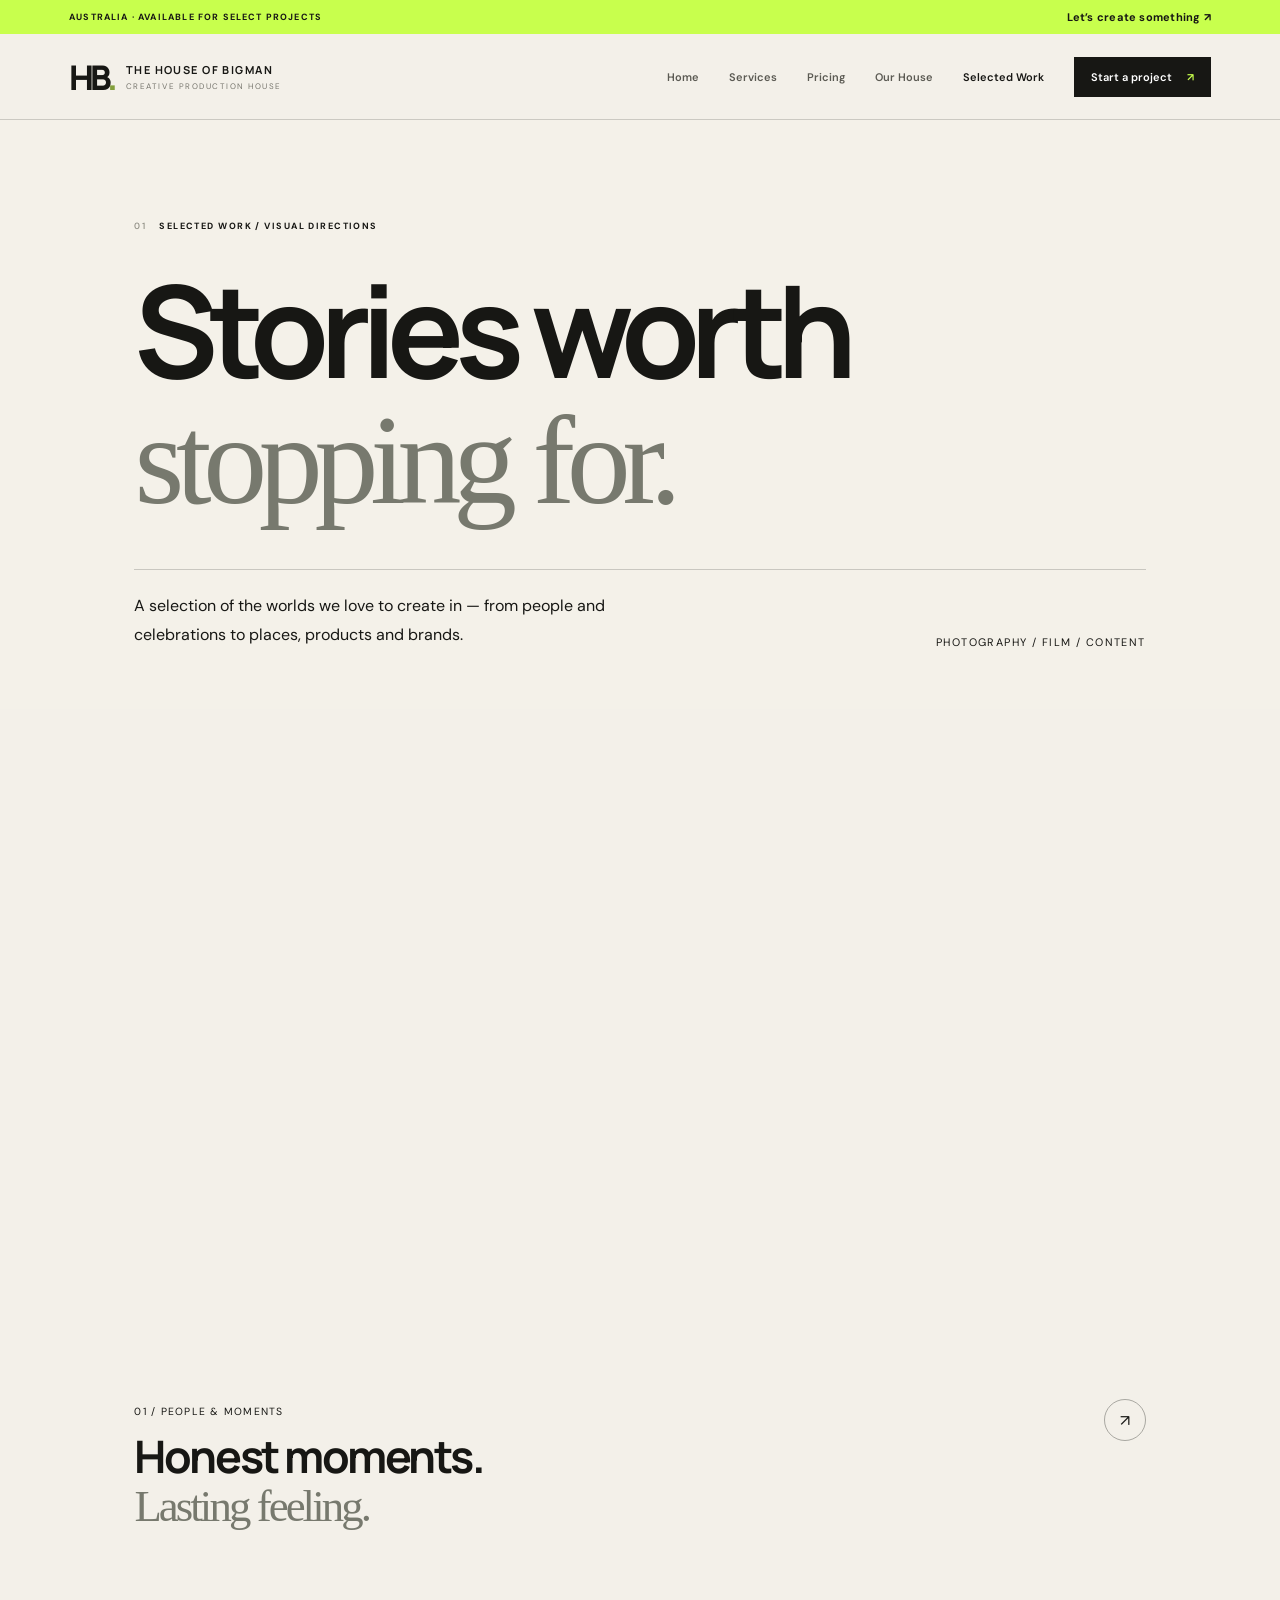
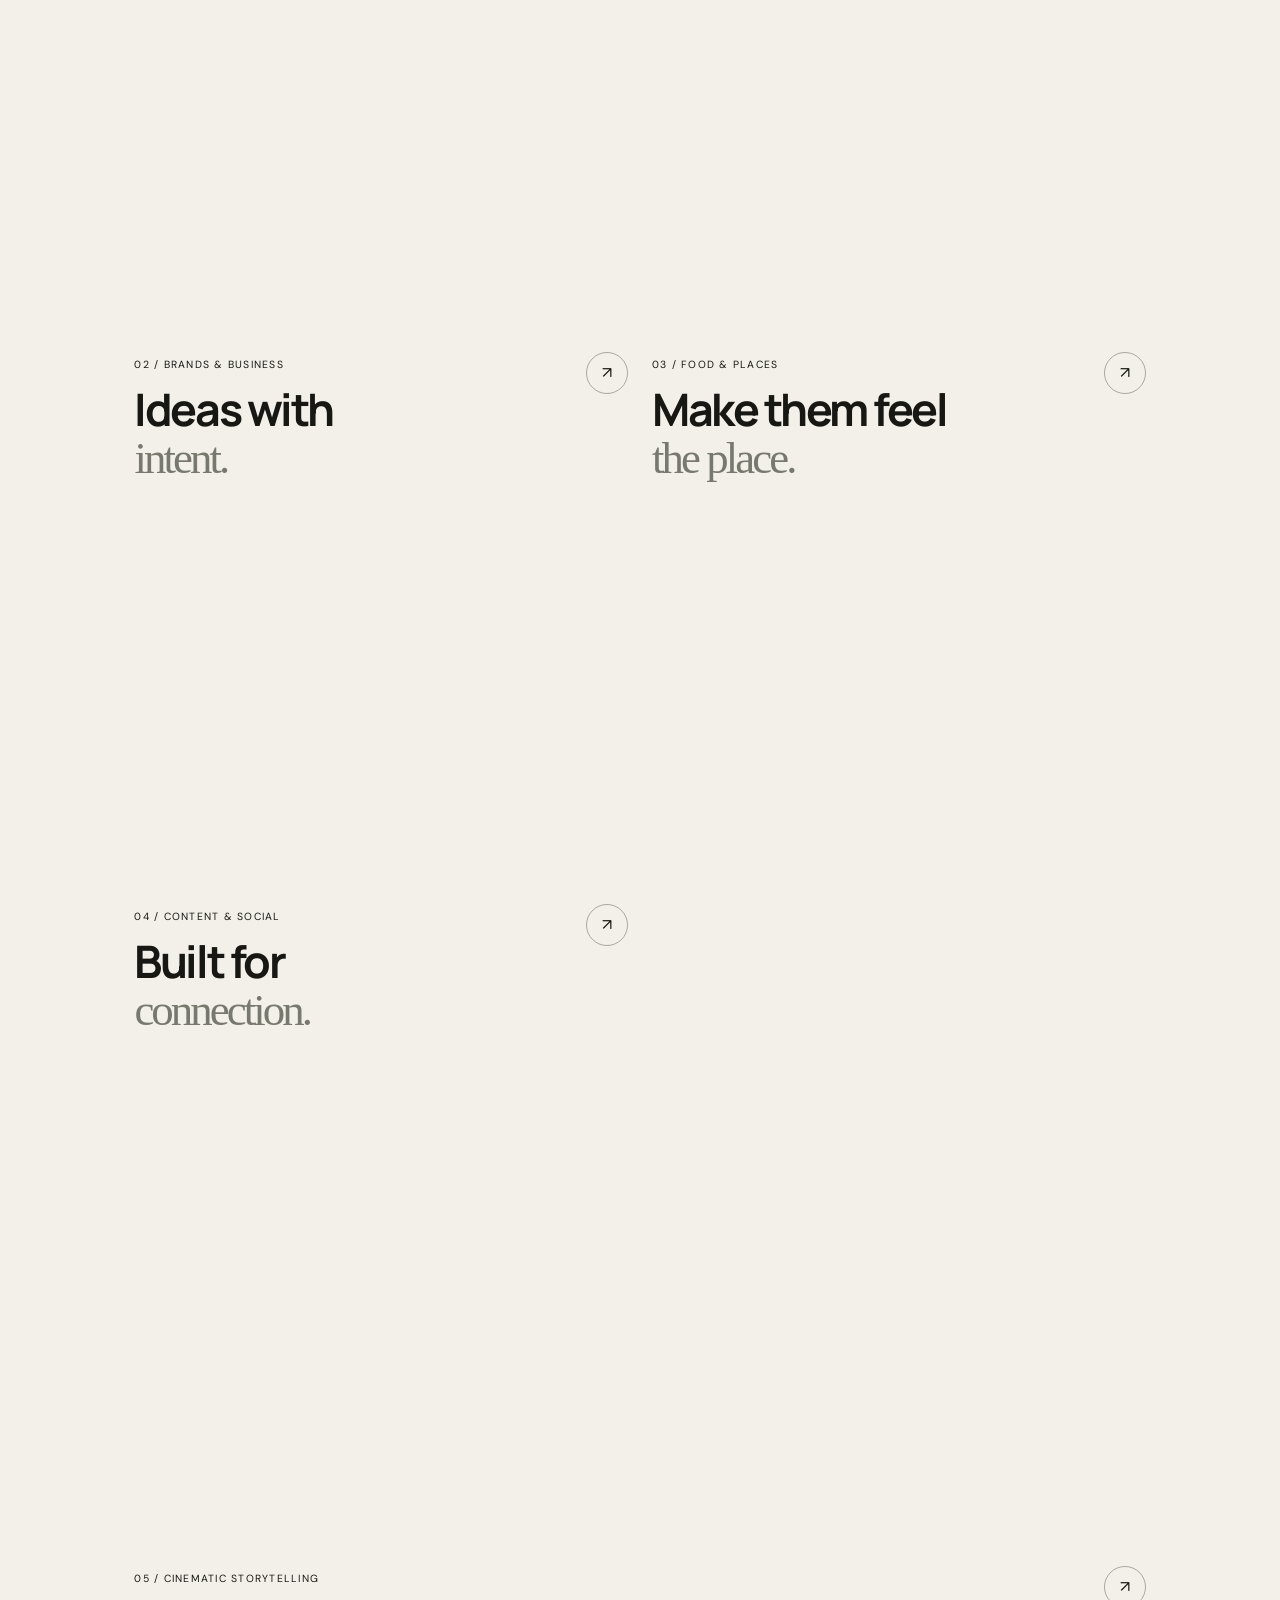
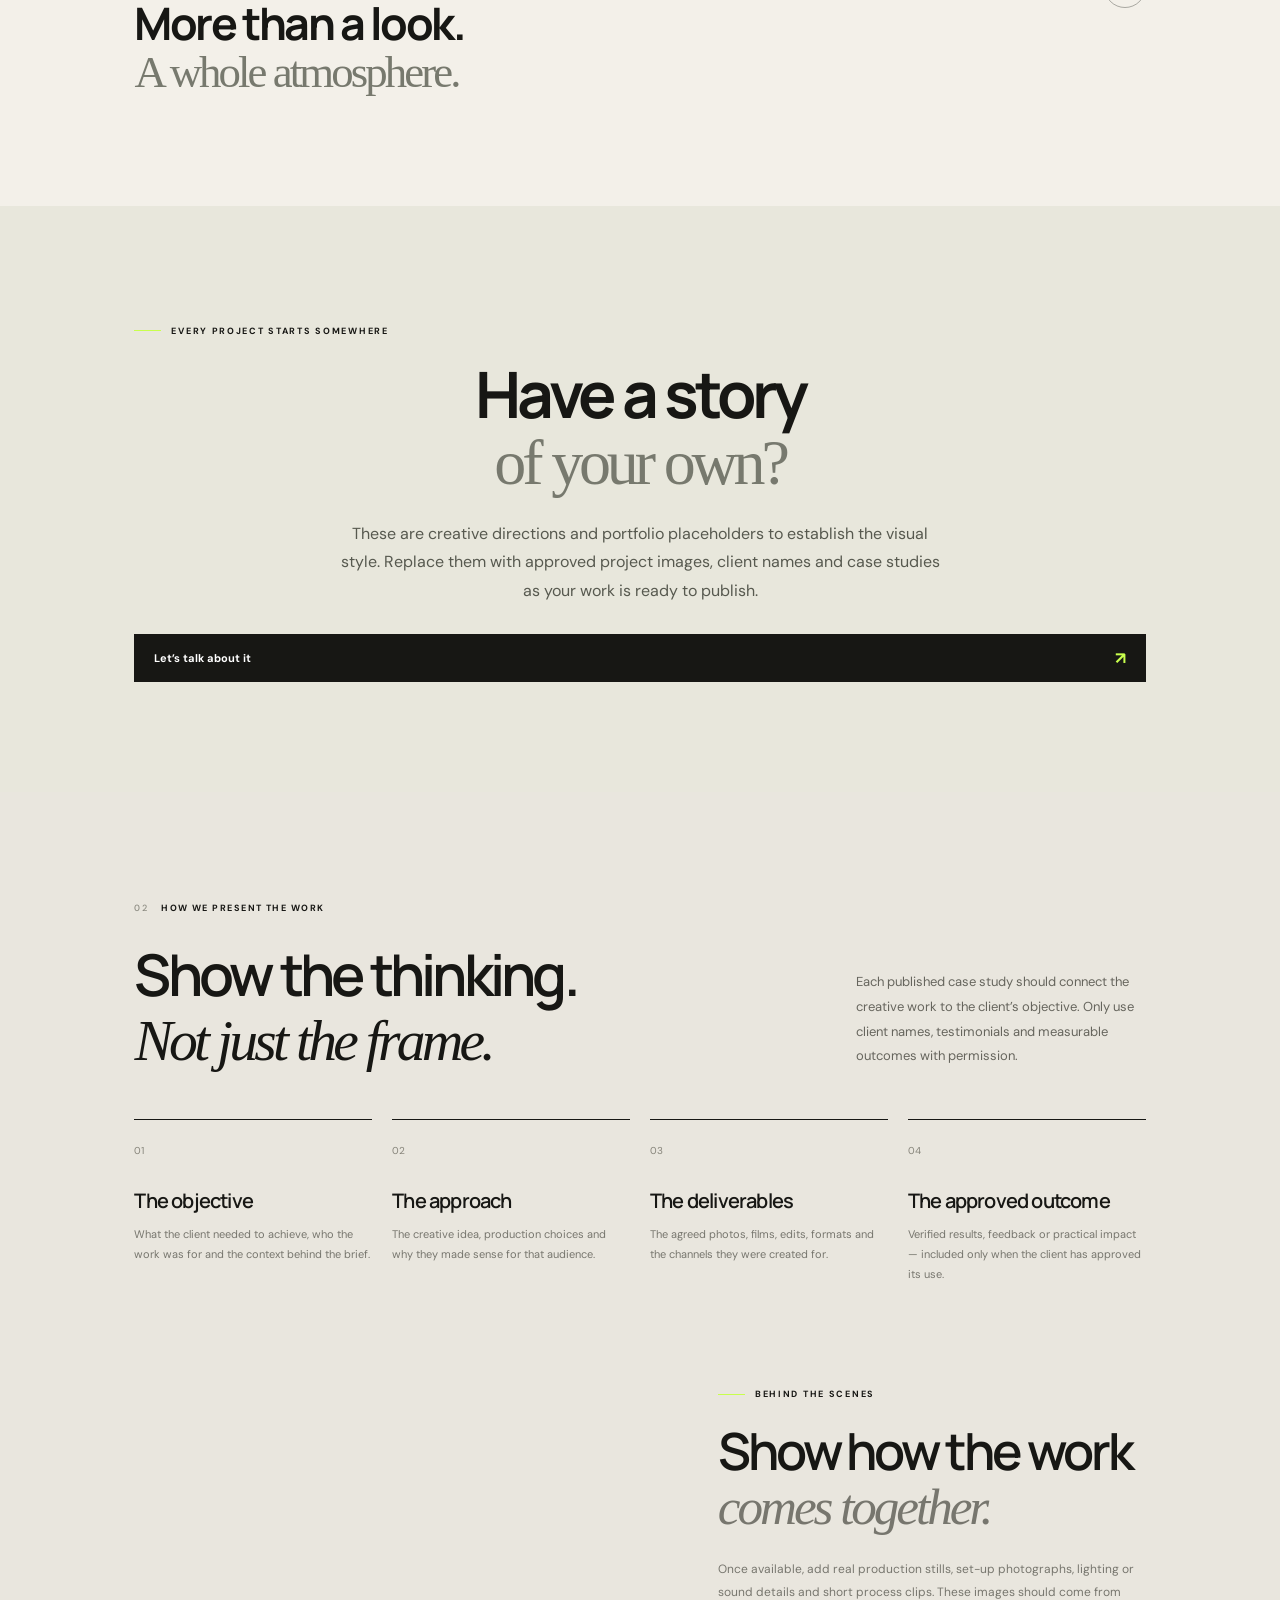
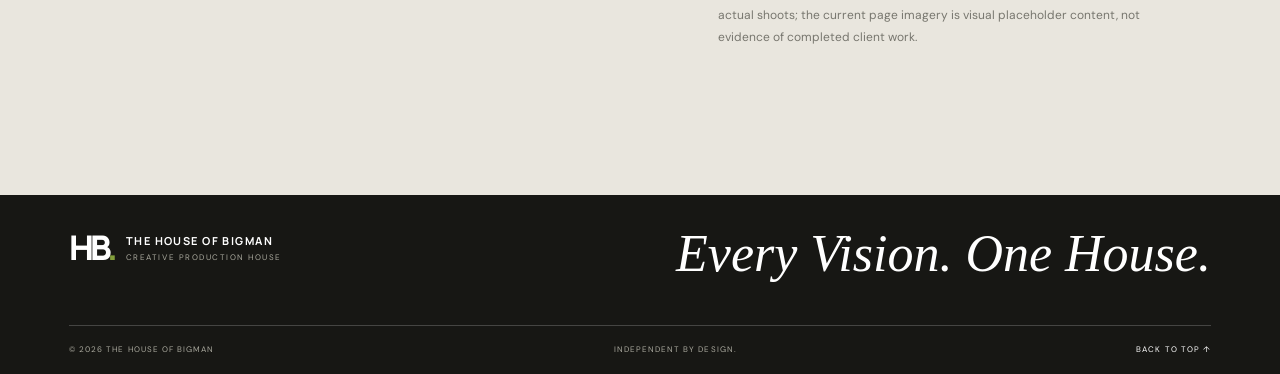
<file: portfolio.html>
<!doctype html>
<html lang="en">
<head>
  <meta charset="utf-8"><meta name="viewport" content="width=device-width, initial-scale=1">
  <meta name="description" content="Selected creative production directions from The House of BigMan.">
  <title>Selected Work — The House of BigMan</title>
  <link rel="preconnect" href="https://fonts.googleapis.com"><link rel="preconnect" href="https://fonts.gstatic.com" crossorigin>
  <link href="https://fonts.googleapis.com/css2?family=DM+Sans:wght@400;500;600;700&family=Manrope:wght@400;500;600;700;800&display=swap" rel="stylesheet">
  <link rel="stylesheet" href="style.css"><script src="script.js" defer></script>
</head>
<body>
  <div class="announcement-bar"><span>AUSTRALIA · AVAILABLE FOR SELECT PROJECTS</span><a href="contact.html">Let’s create something <span aria-hidden="true">↗</span></a></div>
  <header class="site-header">
    <a class="brand" href="index.html" aria-label="The House of BigMan home"><span class="brand-mark">HB<span>.</span></span><span class="brand-copy"><strong>THE HOUSE OF BIGMAN</strong><small>CREATIVE PRODUCTION HOUSE</small></span></a>
    <button class="menu-toggle" aria-label="Open navigation" aria-expanded="false" aria-controls="primary-nav"><span></span><span></span></button>
    <nav id="primary-nav" class="primary-nav" aria-label="Main navigation"><a href="index.html">Home</a><a href="services.html">Services</a><a href="pricing.html">Pricing</a><a href="team.html">Our House</a><a class="active" href="portfolio.html">Selected Work</a><a class="nav-cta" href="contact.html">Start a project <span>↗</span></a></nav>
  </header>
  <main class="inner-page portfolio-page">
    <section class="portfolio-heading section-pad"><div class="section-label"><span>01</span> SELECTED WORK / VISUAL DIRECTIONS</div><h1>Stories worth<br><em>stopping for.</em></h1><div class="portfolio-heading-bottom"><p>A selection of the worlds we love to create in — from people and celebrations to places, products and brands.</p><span>PHOTOGRAPHY / FILM / CONTENT</span></div></section>
    <section class="portfolio-grid-section section-pad">
      <a class="portfolio-tile tile-large" href="weddings.html"><div class="portfolio-image portfolio-image-one"></div><div class="portfolio-tile-info"><div><span>01 / PEOPLE & MOMENTS</span><h2>Honest moments.<br><em>Lasting feeling.</em></h2></div><span class="tile-arrow">↗</span></div></a>
      <a class="portfolio-tile" href="commercial.html"><div class="portfolio-image portfolio-image-two"></div><div class="portfolio-tile-info"><div><span>02 / BRANDS & BUSINESS</span><h2>Ideas with<br><em>intent.</em></h2></div><span class="tile-arrow">↗</span></div></a>
      <a class="portfolio-tile" href="hospitality.html"><div class="portfolio-image portfolio-image-three"></div><div class="portfolio-tile-info"><div><span>03 / FOOD & PLACES</span><h2>Make them feel<br><em>the place.</em></h2></div><span class="tile-arrow">↗</span></div></a>
      <a class="portfolio-tile" href="content.html"><div class="portfolio-image portfolio-image-four"></div><div class="portfolio-tile-info"><div><span>04 / CONTENT & SOCIAL</span><h2>Built for<br><em>connection.</em></h2></div><span class="tile-arrow">↗</span></div></a>
      <a class="portfolio-tile tile-wide" href="studios.html"><div class="portfolio-image portfolio-image-five"></div><div class="portfolio-tile-info"><div><span>05 / CINEMATIC STORYTELLING</span><h2>More than a look.<br><em>A whole atmosphere.</em></h2></div><span class="tile-arrow">↗</span></div></a>
    </section>
    <section class="portfolio-note section-pad"><p class="eyebrow"><span class="eyebrow-line"></span> EVERY PROJECT STARTS SOMEWHERE</p><h2>Have a story<br><em>of your own?</em></h2><p>These are creative directions and portfolio placeholders to establish the visual style. Replace them with approved project images, client names and case studies as your work is ready to publish.</p><a class="button button-dark" href="contact.html">Let’s talk about it <span>↗</span></a></section>
  
    <section class="case-study-framework section-pad">
      <div class="section-heading"><div><div class="section-label"><span>02</span> HOW WE PRESENT THE WORK</div><h2>Show the thinking.<br><em>Not just the frame.</em></h2></div><p>Each published case study should connect the creative work to the client’s objective. Only use client names, testimonials and measurable outcomes with permission.</p></div>
      <div class="case-study-framework-grid">
        <article><span>01</span><h3>The objective</h3><p>What the client needed to achieve, who the work was for and the context behind the brief.</p></article>
        <article><span>02</span><h3>The approach</h3><p>The creative idea, production choices and why they made sense for that audience.</p></article>
        <article><span>03</span><h3>The deliverables</h3><p>The agreed photos, films, edits, formats and the channels they were created for.</p></article>
        <article><span>04</span><h3>The approved outcome</h3><p>Verified results, feedback or practical impact — included only when the client has approved its use.</p></article>
      </div>
      <div class="behind-scenes-panel"><div class="behind-scenes-photo"></div><div><p class="eyebrow"><span class="eyebrow-line"></span> BEHIND THE SCENES</p><h3>Show how the work<br><em>comes together.</em></h3><p>Once available, add real production stills, set-up photographs, lighting or sound details and short process clips. These images should come from actual shoots; the current page imagery is visual placeholder content, not evidence of completed client work.</p></div></div>
    </section>

  </main>
  <footer class="site-footer"><a class="brand footer-brand" href="index.html"><span class="brand-mark">HB<span>.</span></span><span class="brand-copy"><strong>THE HOUSE OF BIGMAN</strong><small>CREATIVE PRODUCTION HOUSE</small></span></a><div class="footer-tagline">Every Vision. One House.</div><div class="footer-bottom"><span>© <span id="year"></span> THE HOUSE OF BIGMAN</span><span>INDEPENDENT BY DESIGN.</span><a href="#" onclick="window.scrollTo({top:0,behavior:'smooth'});return false;">BACK TO TOP ↑</a></div></footer>
</body></html>
</file>
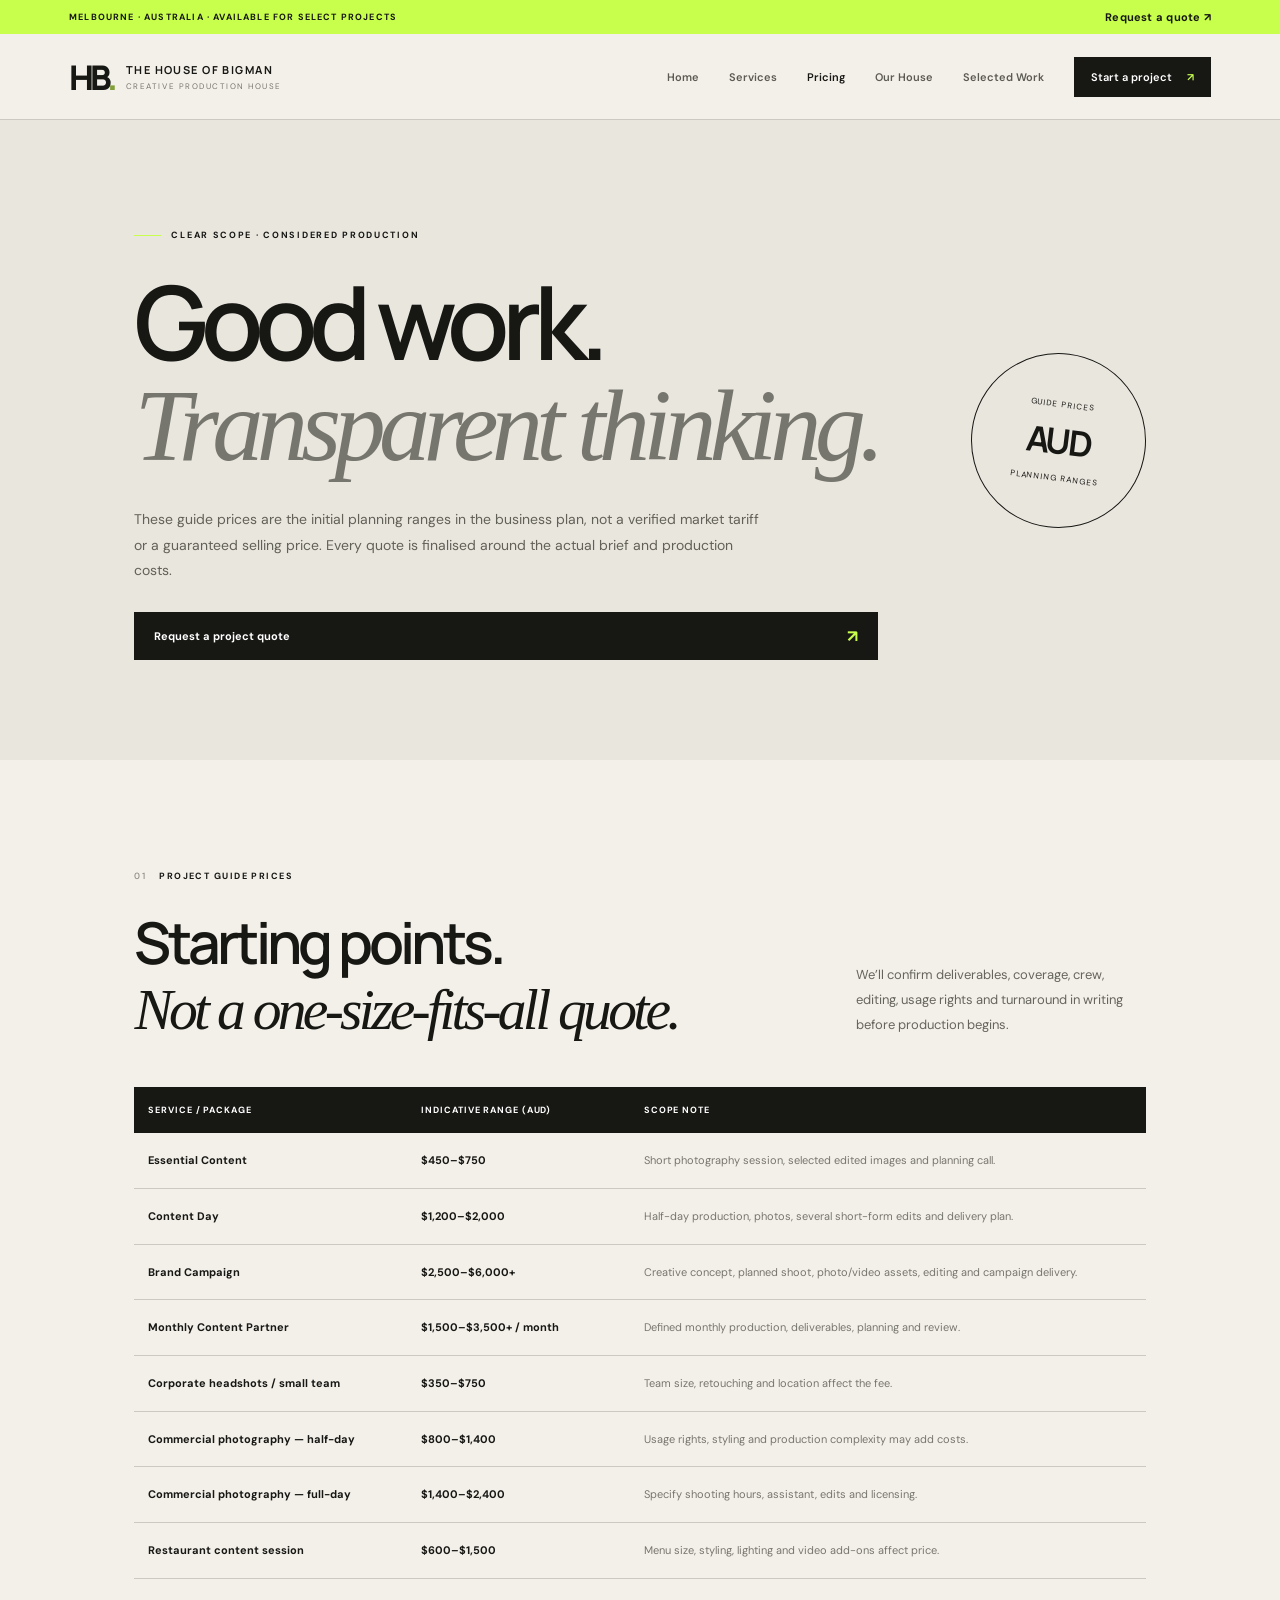
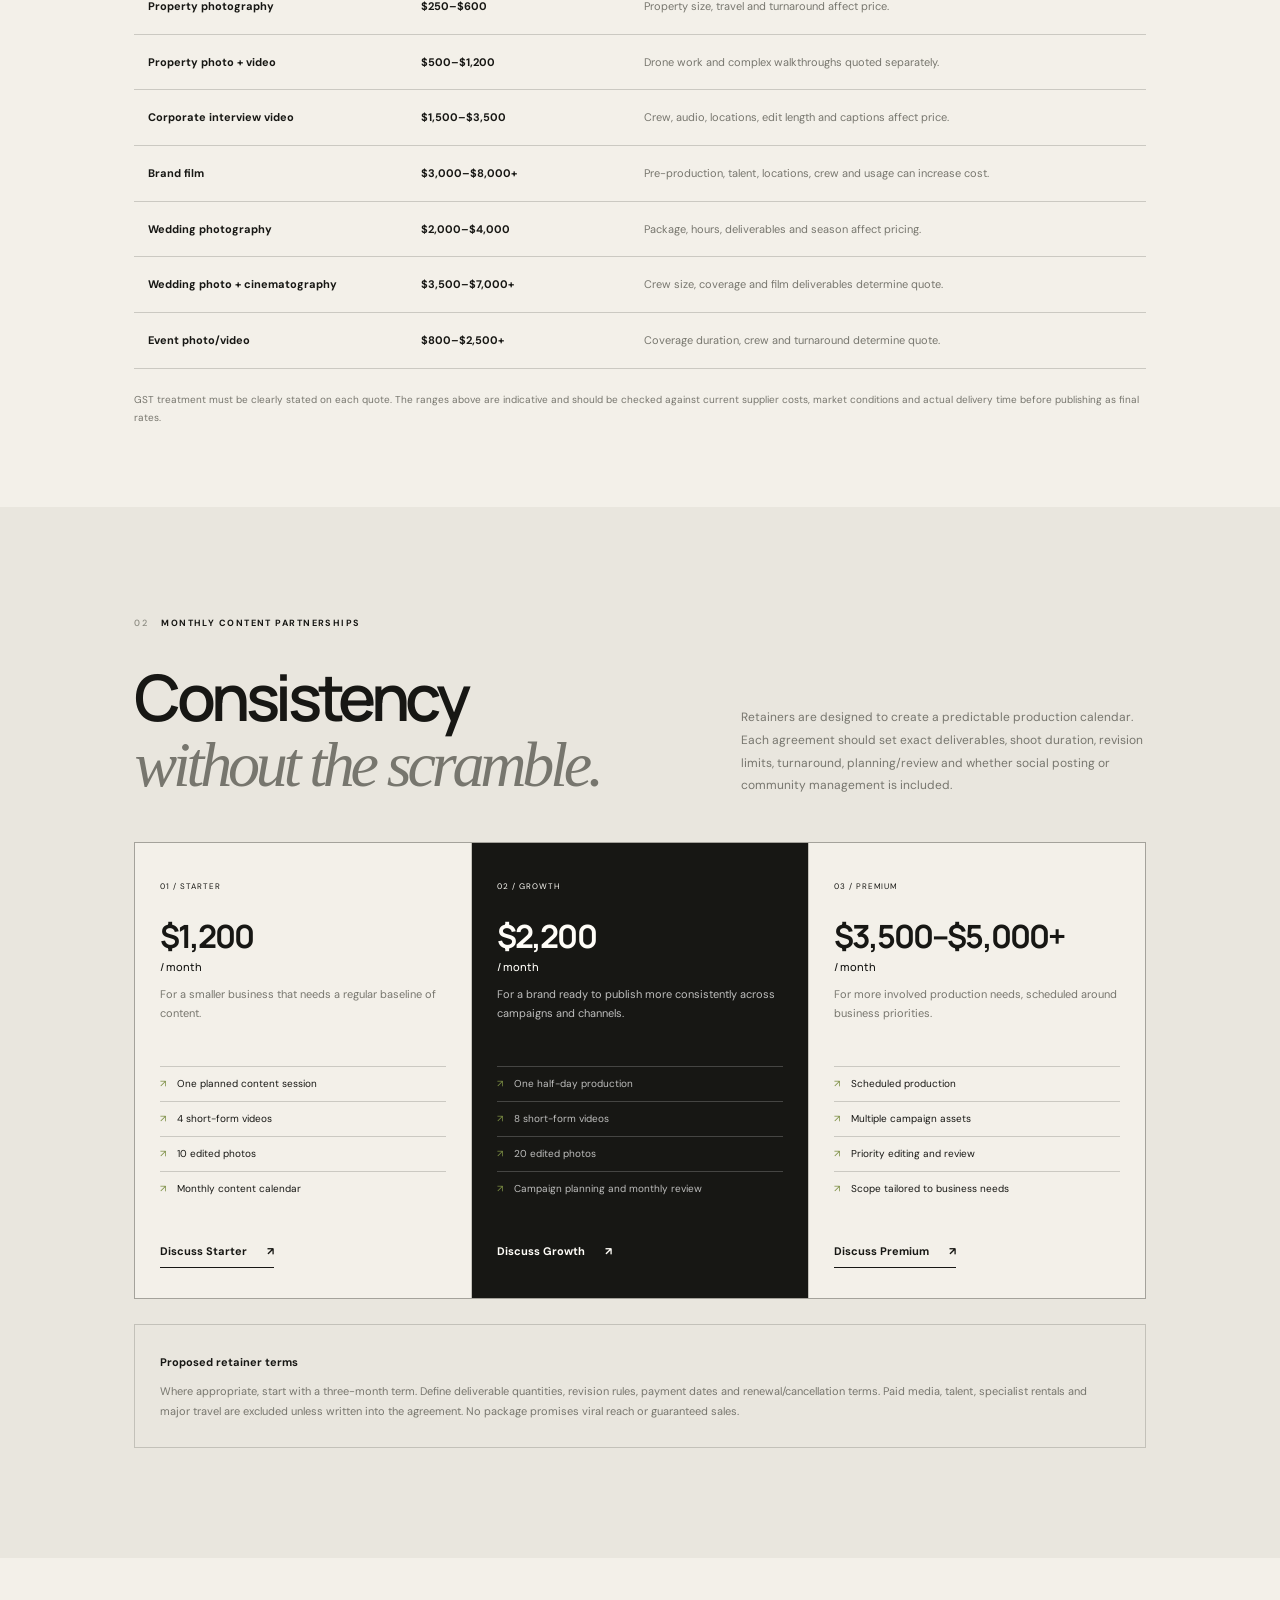
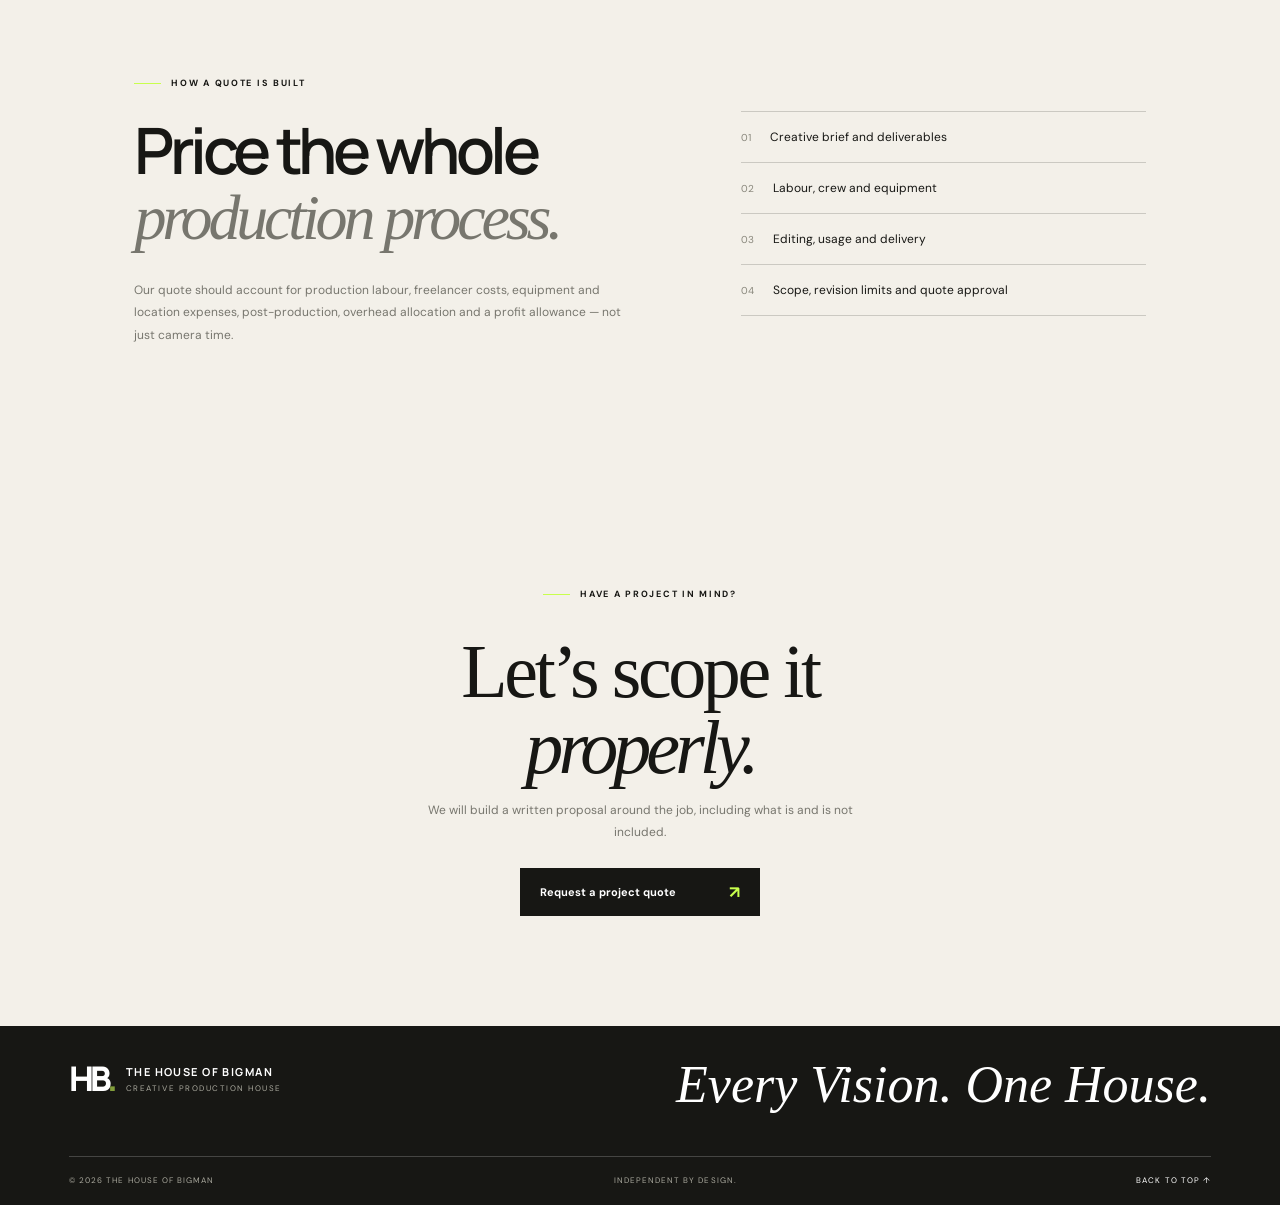
<file: pricing.html>
<!doctype html>
<html lang="en">
<head>
  <meta charset="utf-8">
  <meta name="viewport" content="width=device-width, initial-scale=1">
  <meta name="description" content="Indicative project pricing and monthly retainer packages for The House of BigMan.">
  <title>Pricing &amp; Packages — The House of BigMan</title>
  <link rel="preconnect" href="https://fonts.googleapis.com">
  <link rel="preconnect" href="https://fonts.gstatic.com" crossorigin>
  <link href="https://fonts.googleapis.com/css2?family=DM+Sans:wght@400;500;600;700&family=Manrope:wght@400;500;600;700;800&display=swap" rel="stylesheet">
  <link rel="stylesheet" href="style.css">
  <script src="script.js" defer></script>
</head>
<body>
  <div class="announcement-bar">
    <span>MELBOURNE · AUSTRALIA · AVAILABLE FOR SELECT PROJECTS</span>
    <a href="contact.html">Request a quote <span aria-hidden="true">↗</span></a>
  </div>
  <header class="site-header">
    <a class="brand" href="index.html" aria-label="The House of BigMan home">
      <span class="brand-mark">HB<span>.</span></span>
      <span class="brand-copy"><strong>THE HOUSE OF BIGMAN</strong><small>CREATIVE PRODUCTION HOUSE</small></span>
    </a>
    <button class="menu-toggle" aria-label="Open navigation" aria-expanded="false" aria-controls="primary-nav">
      <span></span><span></span>
    </button>
    <nav id="primary-nav" class="primary-nav" aria-label="Main navigation"><a class="" href="index.html">Home</a><a class="" href="services.html">Services</a><a class="active" href="pricing.html">Pricing</a><a class="" href="team.html">Our House</a><a class="" href="portfolio.html">Selected Work</a><a class="nav-cta" href="contact.html">Start a project <span>↗</span></a></nav>
  </header>
  <main>
<section class="pricing-hero"><div class="pricing-hero-copy"><p class="eyebrow"><span class="eyebrow-line"></span> CLEAR SCOPE · CONSIDERED PRODUCTION</p><h1>Good work.<br><em>Transparent thinking.</em></h1><p>These guide prices are the initial planning ranges in the business plan, not a verified market tariff or a guaranteed selling price. Every quote is finalised around the actual brief and production costs.</p><a class="button button-dark" href="contact.html">Request a project quote <span>↗</span></a></div><div class="pricing-hero-mark"><span>GUIDE PRICES</span><strong>AUD</strong><span>PLANNING RANGES</span></div></section>
<section class="pricing-rates section-pad"><div class="section-heading"><div><div class="section-label"><span>01</span> PROJECT GUIDE PRICES</div><h2>Starting points.<br><em>Not a one-size-fits-all quote.</em></h2></div><p>We’ll confirm deliverables, coverage, crew, editing, usage rights and turnaround in writing before production begins.</p></div><div class="pricing-table-wrap"><table class="pricing-table"><thead><tr><th>Service / package</th><th>Indicative range (AUD)</th><th>Scope note</th></tr></thead><tbody><tr><td>Essential Content</td><td class="rate-value">$450–$750</td><td>Short photography session, selected edited images and planning call.</td></tr><tr><td>Content Day</td><td class="rate-value">$1,200–$2,000</td><td>Half-day production, photos, several short-form edits and delivery plan.</td></tr><tr><td>Brand Campaign</td><td class="rate-value">$2,500–$6,000+</td><td>Creative concept, planned shoot, photo/video assets, editing and campaign delivery.</td></tr><tr><td>Monthly Content Partner</td><td class="rate-value">$1,500–$3,500+ / month</td><td>Defined monthly production, deliverables, planning and review.</td></tr><tr><td>Corporate headshots / small team</td><td class="rate-value">$350–$750</td><td>Team size, retouching and location affect the fee.</td></tr><tr><td>Commercial photography — half-day</td><td class="rate-value">$800–$1,400</td><td>Usage rights, styling and production complexity may add costs.</td></tr><tr><td>Commercial photography — full-day</td><td class="rate-value">$1,400–$2,400</td><td>Specify shooting hours, assistant, edits and licensing.</td></tr><tr><td>Restaurant content session</td><td class="rate-value">$600–$1,500</td><td>Menu size, styling, lighting and video add-ons affect price.</td></tr><tr><td>Property photography</td><td class="rate-value">$250–$600</td><td>Property size, travel and turnaround affect price.</td></tr><tr><td>Property photo + video</td><td class="rate-value">$500–$1,200</td><td>Drone work and complex walkthroughs quoted separately.</td></tr><tr><td>Corporate interview video</td><td class="rate-value">$1,500–$3,500</td><td>Crew, audio, locations, edit length and captions affect price.</td></tr><tr><td>Brand film</td><td class="rate-value">$3,000–$8,000+</td><td>Pre-production, talent, locations, crew and usage can increase cost.</td></tr><tr><td>Wedding photography</td><td class="rate-value">$2,000–$4,000</td><td>Package, hours, deliverables and season affect pricing.</td></tr><tr><td>Wedding photo + cinematography</td><td class="rate-value">$3,500–$7,000+</td><td>Crew size, coverage and film deliverables determine quote.</td></tr><tr><td>Event photo/video</td><td class="rate-value">$800–$2,500+</td><td>Coverage duration, crew and turnaround determine quote.</td></tr></tbody></table></div><p class="pricing-caveat">GST treatment must be clearly stated on each quote. The ranges above are indicative and should be checked against current supplier costs, market conditions and actual delivery time before publishing as final rates.</p></section>
<section class="retainer-section section-pad"><div class="section-label"><span>02</span> MONTHLY CONTENT PARTNERSHIPS</div><div class="retainer-heading"><h2>Consistency<br><em>without the scramble.</em></h2><p>Retainers are designed to create a predictable production calendar. Each agreement should set exact deliverables, shoot duration, revision limits, turnaround, planning/review and whether social posting or community management is included.</p></div>
<div class="retainer-grid">
<article><span>01 / STARTER</span><h3>$1,200<small>/ month</small></h3><p>For a smaller business that needs a regular baseline of content.</p><ul><li>One planned content session</li><li>4 short-form videos</li><li>10 edited photos</li><li>Monthly content calendar</li></ul><a href="contact.html" class="underlined-link">Discuss Starter <span>↗</span></a></article>
<article class="retainer-featured"><span>02 / GROWTH</span><h3>$2,200<small>/ month</small></h3><p>For a brand ready to publish more consistently across campaigns and channels.</p><ul><li>One half-day production</li><li>8 short-form videos</li><li>20 edited photos</li><li>Campaign planning and monthly review</li></ul><a href="contact.html" class="underlined-link">Discuss Growth <span>↗</span></a></article>
<article><span>03 / PREMIUM</span><h3>$3,500–$5,000+<small>/ month</small></h3><p>For more involved production needs, scheduled around business priorities.</p><ul><li>Scheduled production</li><li>Multiple campaign assets</li><li>Priority editing and review</li><li>Scope tailored to business needs</li></ul><a href="contact.html" class="underlined-link">Discuss Premium <span>↗</span></a></article></div>
<div class="retainer-terms"><strong>Proposed retainer terms</strong><p>Where appropriate, start with a three-month term. Define deliverable quantities, revision rules, payment dates and renewal/cancellation terms. Paid media, talent, specialist rentals and major travel are excluded unless written into the agreement. No package promises viral reach or guaranteed sales.</p></div></section>
<section class="pricing-method section-pad"><div><p class="eyebrow"><span class="eyebrow-line"></span> HOW A QUOTE IS BUILT</p><h2>Price the whole<br><em>production process.</em></h2><p>Our quote should account for production labour, freelancer costs, equipment and location expenses, post-production, overhead allocation and a profit allowance — not just camera time.</p></div><div class="pricing-method-steps"><div><span>01</span><p>Creative brief and deliverables</p></div><div><span>02</span><p>Labour, crew and equipment</p></div><div><span>03</span><p>Editing, usage and delivery</p></div><div><span>04</span><p>Scope, revision limits and quote approval</p></div></div></section>
<section class="services-cta section-pad"><p class="eyebrow"><span class="eyebrow-line"></span> HAVE A PROJECT IN MIND?</p><h2>Let’s scope it<br><em>properly.</em></h2><p>We will build a written proposal around the job, including what is and is not included.</p><a class="button button-dark" href="contact.html">Request a project quote <span>↗</span></a></section></main>
  <footer class="site-footer">
    <a class="brand footer-brand" href="index.html"><span class="brand-mark">HB<span>.</span></span><span class="brand-copy"><strong>THE HOUSE OF BIGMAN</strong><small>CREATIVE PRODUCTION HOUSE</small></span></a>
    <div class="footer-tagline">Every Vision. One House.</div>
    <div class="footer-bottom">
      <span>© <span id="year"></span> THE HOUSE OF BIGMAN</span>
      <span>INDEPENDENT BY DESIGN.</span>
      <a href="#" onclick="window.scrollTo({top:0,behavior:'smooth'});return false;">BACK TO TOP ↑</a>
    </div>
  </footer>
</body>
</html>
</file>
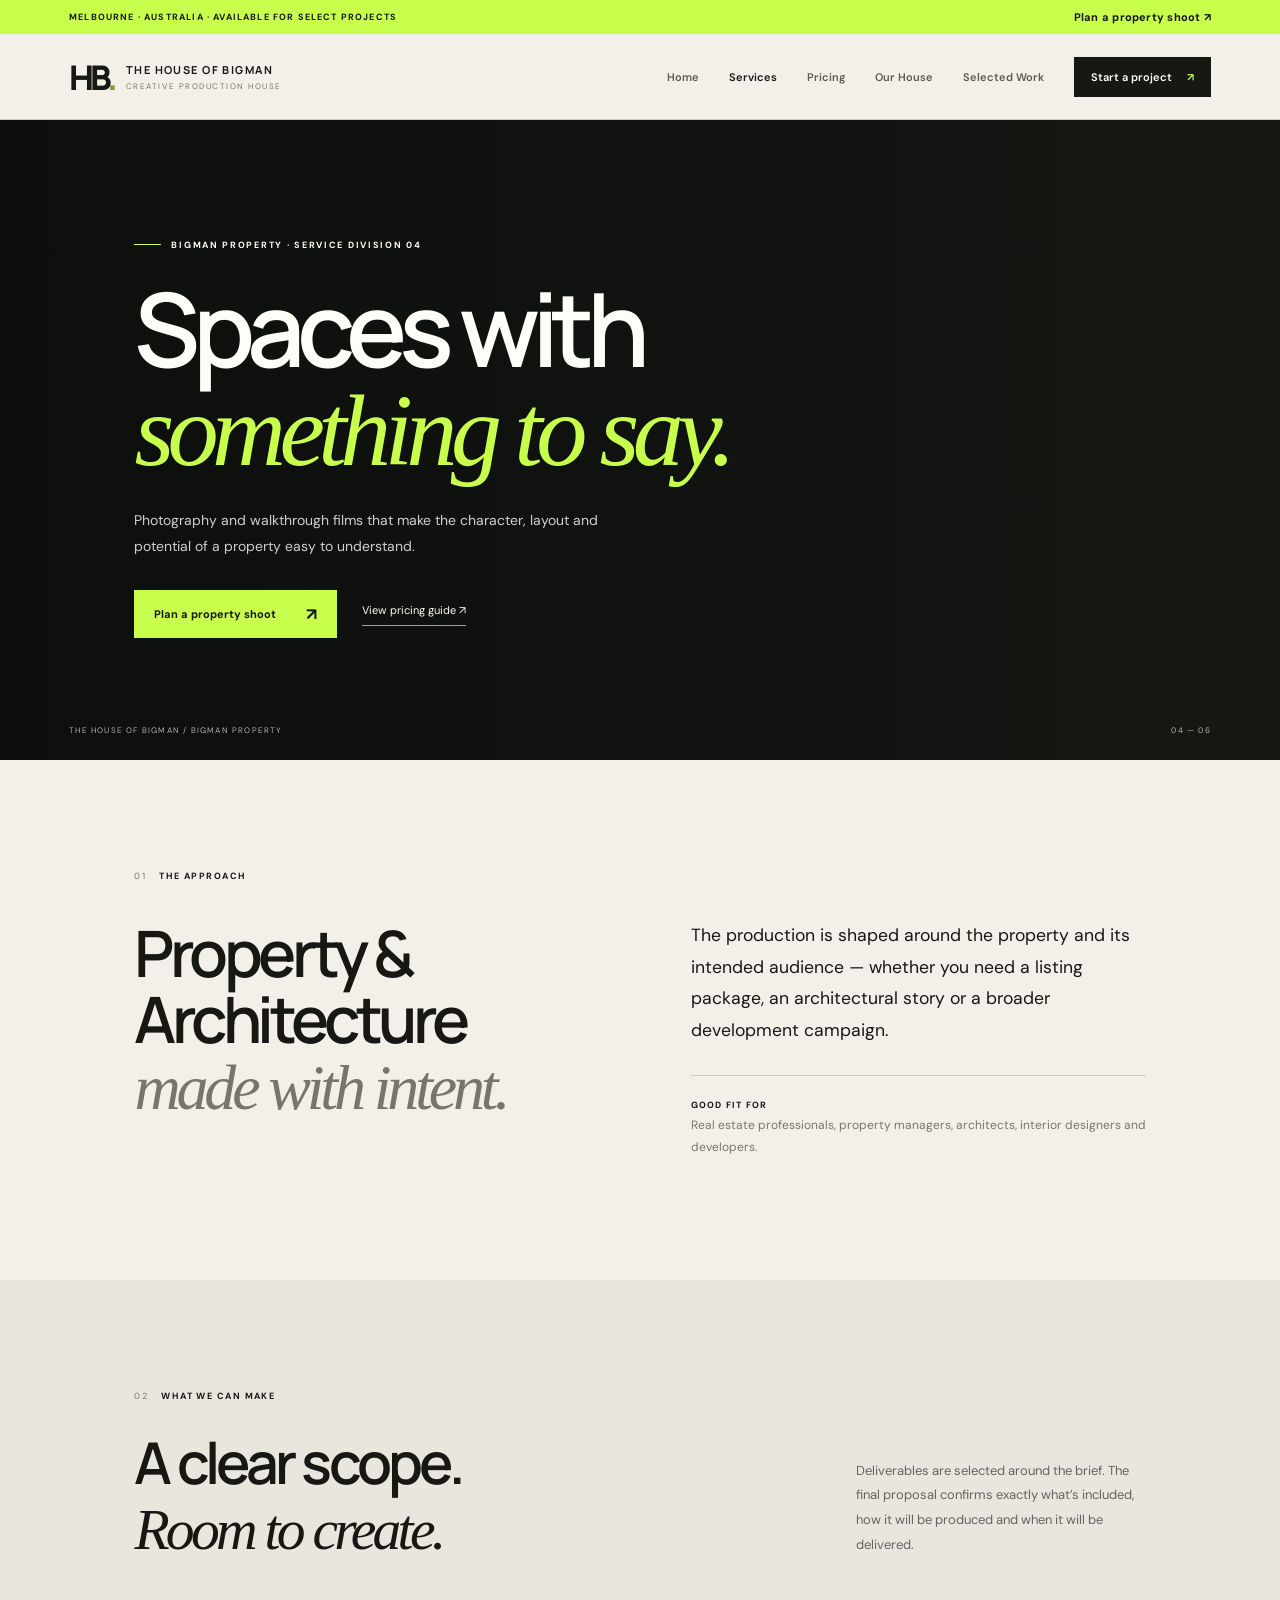
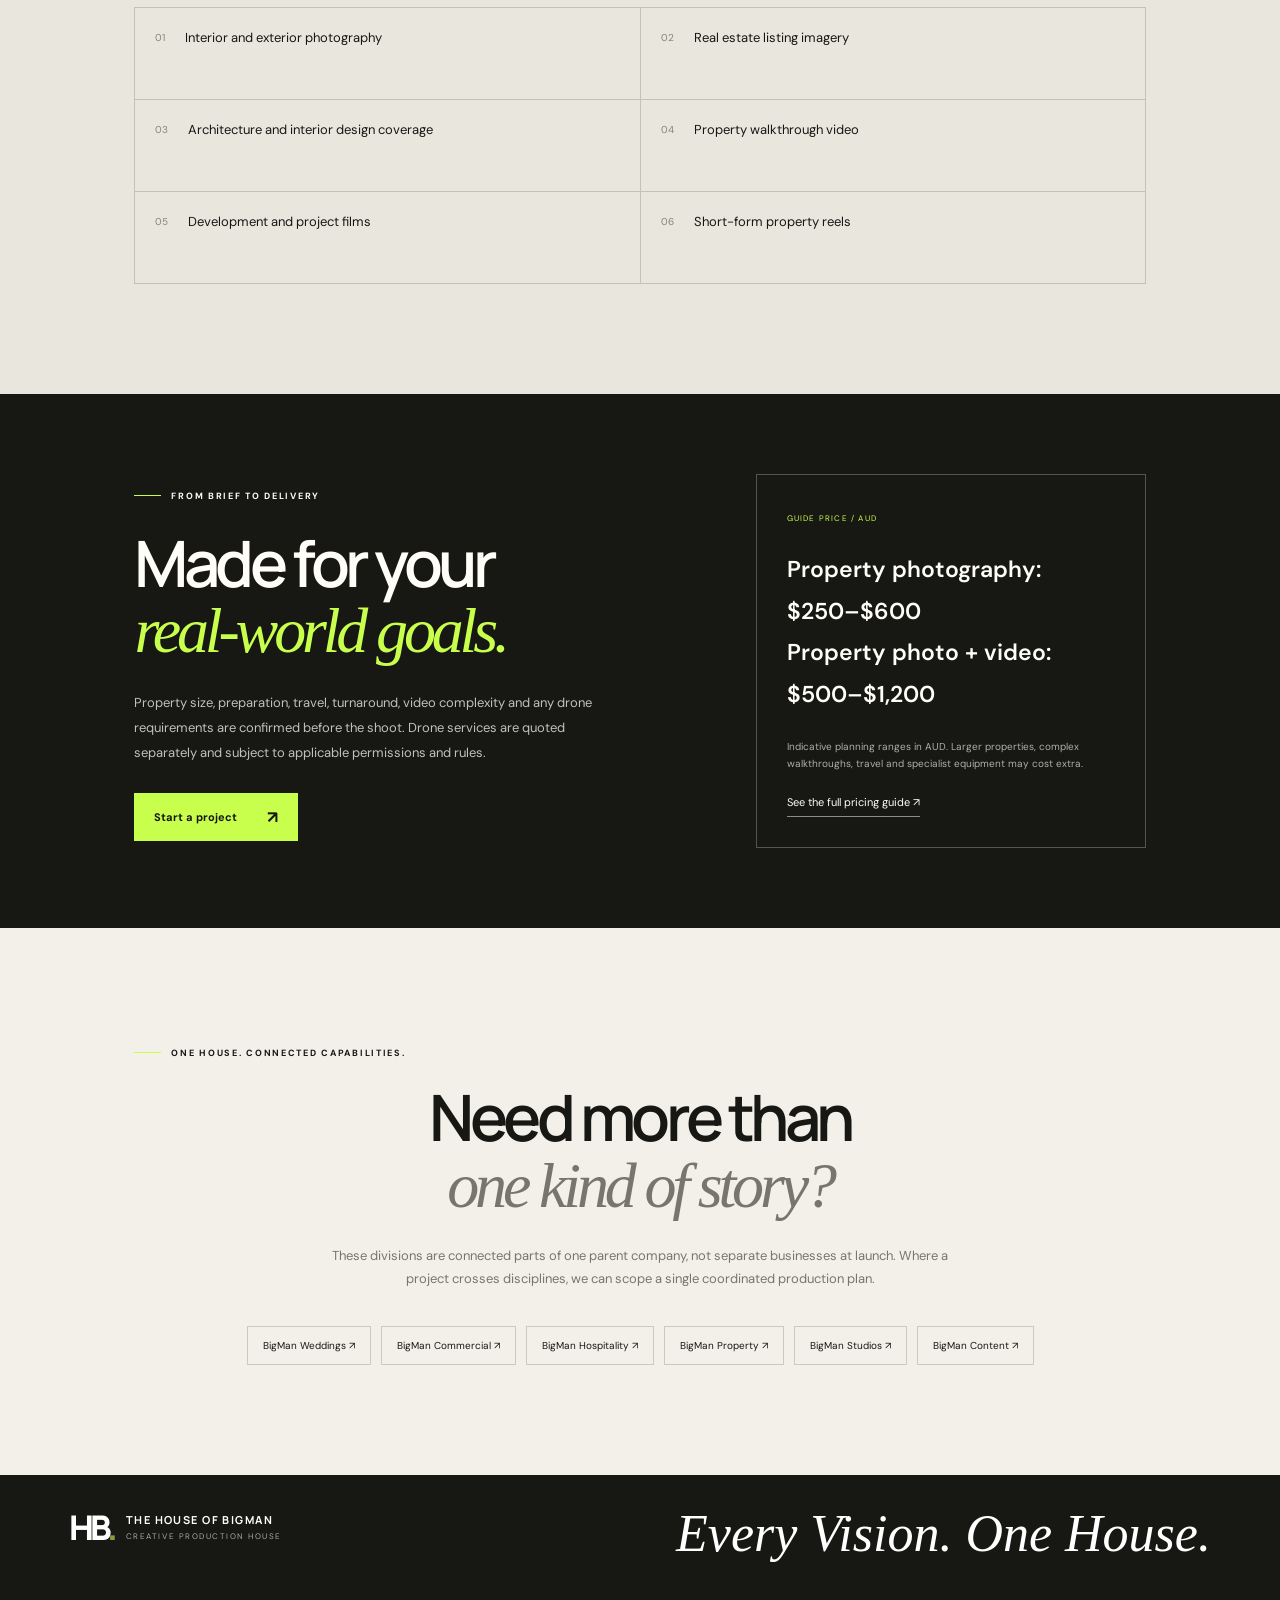
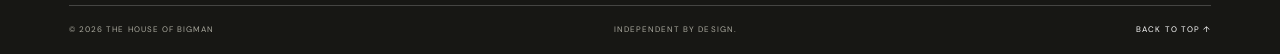
<file: property.html>
<!doctype html>
<html lang="en">
<head>
  <meta charset="utf-8">
  <meta name="viewport" content="width=device-width, initial-scale=1">
  <meta name="description" content="Photography and walkthrough films that make the character, layout and potential of a property easy to understand.">
  <title>Property &amp; Architecture — The House of BigMan</title>
  <link rel="preconnect" href="https://fonts.googleapis.com">
  <link rel="preconnect" href="https://fonts.gstatic.com" crossorigin>
  <link href="https://fonts.googleapis.com/css2?family=DM+Sans:wght@400;500;600;700&family=Manrope:wght@400;500;600;700;800&display=swap" rel="stylesheet">
  <link rel="stylesheet" href="style.css">
  <script src="script.js" defer></script>
</head>
<body>
  <div class="announcement-bar">
    <span>MELBOURNE · AUSTRALIA · AVAILABLE FOR SELECT PROJECTS</span>
    <a href="contact.html">Plan a property shoot <span aria-hidden="true">↗</span></a>
  </div>
  <header class="site-header">
    <a class="brand" href="index.html" aria-label="The House of BigMan home">
      <span class="brand-mark">HB<span>.</span></span>
      <span class="brand-copy"><strong>THE HOUSE OF BIGMAN</strong><small>CREATIVE PRODUCTION HOUSE</small></span>
    </a>
    <button class="menu-toggle" aria-label="Open navigation" aria-expanded="false" aria-controls="primary-nav">
      <span></span><span></span>
    </button>
    <nav id="primary-nav" class="primary-nav" aria-label="Main navigation"><a class="" href="index.html">Home</a><a class="active" href="services.html">Services</a><a class="" href="pricing.html">Pricing</a><a class="" href="team.html">Our House</a><a class="" href="portfolio.html">Selected Work</a><a class="nav-cta" href="contact.html">Start a project <span>↗</span></a></nav>
  </header>
  <main>
    <section class="division-hero service-image-property">
      <div class="division-hero-shade"></div>
      <div class="division-hero-copy">
        <p class="eyebrow light"><span class="eyebrow-line"></span> BIGMAN PROPERTY · SERVICE DIVISION 04</p>
        <h1>Spaces with<br><em>something to say.</em></h1>
        <p>Photography and walkthrough films that make the character, layout and potential of a property easy to understand.</p>
        <div class="division-hero-actions"><a class="button button-light" href="contact.html">Plan a property shoot <span>↗</span></a><a class="division-secondary-link" href="pricing.html">View pricing guide ↗</a></div>
      </div>
      <div class="division-hero-bottom"><span>THE HOUSE OF BIGMAN / BIGMAN PROPERTY</span><span>04 — 06</span></div>
    </section>
    <section class="division-intro section-pad">
      <div class="section-label"><span>01</span> THE APPROACH</div>
      <div class="division-intro-grid"><h2>Property &amp; Architecture<br><em>made with intent.</em></h2><div><p class="division-lede">The production is shaped around the property and its intended audience — whether you need a listing package, an architectural story or a broader development campaign.</p><p class="division-best-for"><strong>GOOD FIT FOR</strong><br>Real estate professionals, property managers, architects, interior designers and developers.</p></div></div>
    </section>
    <section class="division-deliverables section-pad">
      <div class="section-heading"><div><div class="section-label"><span>02</span> WHAT WE CAN MAKE</div><h2>A clear scope.<br><em>Room to create.</em></h2></div><p>Deliverables are selected around the brief. The final proposal confirms exactly what’s included, how it will be produced and when it will be delivered.</p></div>
      <div class="division-deliverables-grid">
        <div><span>01</span><p>Interior and exterior photography</p></div><div><span>02</span><p>Real estate listing imagery</p></div><div><span>03</span><p>Architecture and interior design coverage</p></div><div><span>04</span><p>Property walkthrough video</p></div><div><span>05</span><p>Development and project films</p></div><div><span>06</span><p>Short-form property reels</p></div>
      </div>
    </section>
    <section class="division-process">
      <div class="division-process-copy"><p class="eyebrow light"><span class="eyebrow-line"></span> FROM BRIEF TO DELIVERY</p><h2>Made for your<br><em>real-world goals.</em></h2><p>Property size, preparation, travel, turnaround, video complexity and any drone requirements are confirmed before the shoot. Drone services are quoted separately and subject to applicable permissions and rules.</p><a class="button button-light" href="contact.html">Start a project <span>↗</span></a></div>
      <div class="division-price-panel"><span>GUIDE PRICE / AUD</span><p>Property photography: $250–$600<br>Property photo + video: $500–$1,200</p><small>Indicative planning ranges in AUD. Larger properties, complex walkthroughs, travel and specialist equipment may cost extra.</small><a href="pricing.html" class="division-price-link">See the full pricing guide ↗</a></div>
    </section>
    <section class="division-related section-pad">
      <p class="eyebrow"><span class="eyebrow-line"></span> ONE HOUSE. CONNECTED CAPABILITIES.</p>
      <h2>Need more than<br><em>one kind of story?</em></h2>
      <p>These divisions are connected parts of one parent company, not separate businesses at launch. Where a project crosses disciplines, we can scope a single coordinated production plan.</p>
      <div class="division-related-links">
        <a href="weddings.html">BigMan Weddings ↗</a><a href="commercial.html">BigMan Commercial ↗</a><a href="hospitality.html">BigMan Hospitality ↗</a><a href="property.html">BigMan Property ↗</a><a href="studios.html">BigMan Studios ↗</a><a href="content.html">BigMan Content ↗</a>
      </div>
    </section></main>
  <footer class="site-footer">
    <a class="brand footer-brand" href="index.html"><span class="brand-mark">HB<span>.</span></span><span class="brand-copy"><strong>THE HOUSE OF BIGMAN</strong><small>CREATIVE PRODUCTION HOUSE</small></span></a>
    <div class="footer-tagline">Every Vision. One House.</div>
    <div class="footer-bottom">
      <span>© <span id="year"></span> THE HOUSE OF BIGMAN</span>
      <span>INDEPENDENT BY DESIGN.</span>
      <a href="#" onclick="window.scrollTo({top:0,behavior:'smooth'});return false;">BACK TO TOP ↑</a>
    </div>
  </footer>
</body>
</html>
</file>
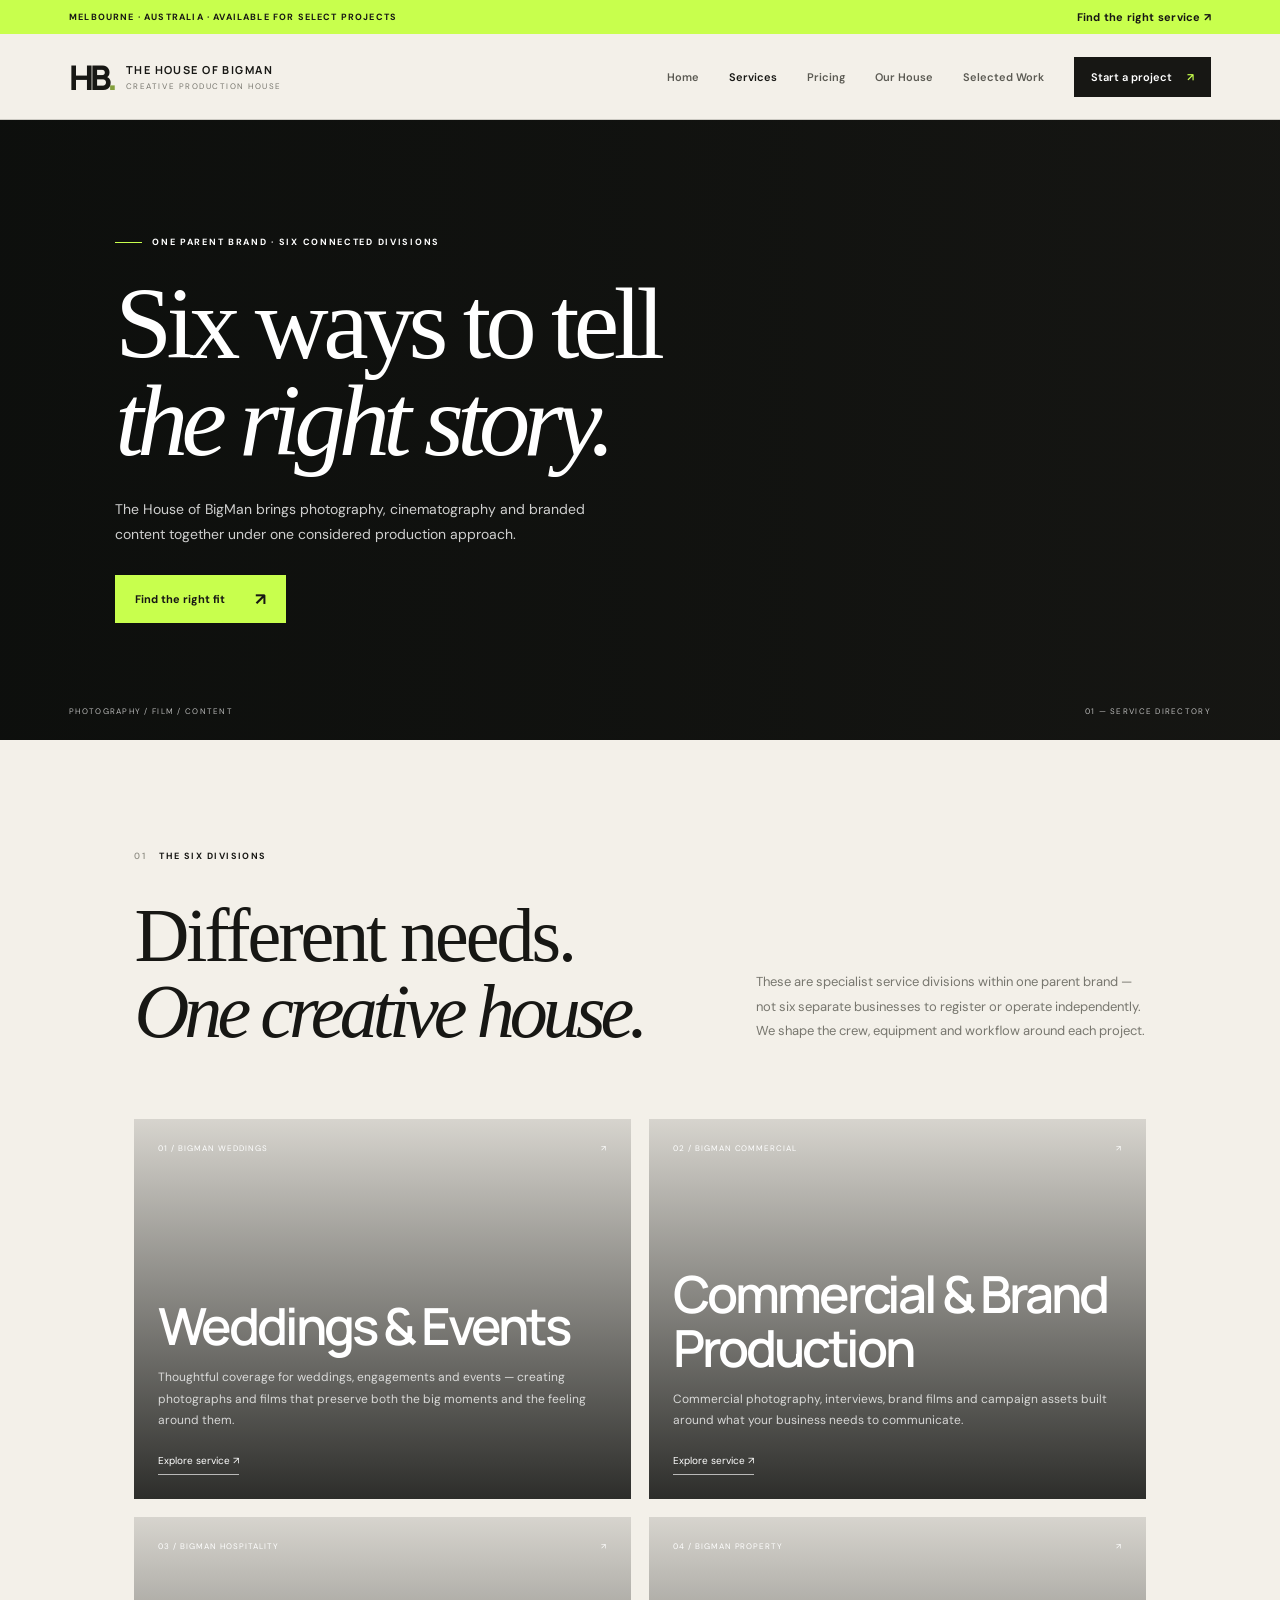
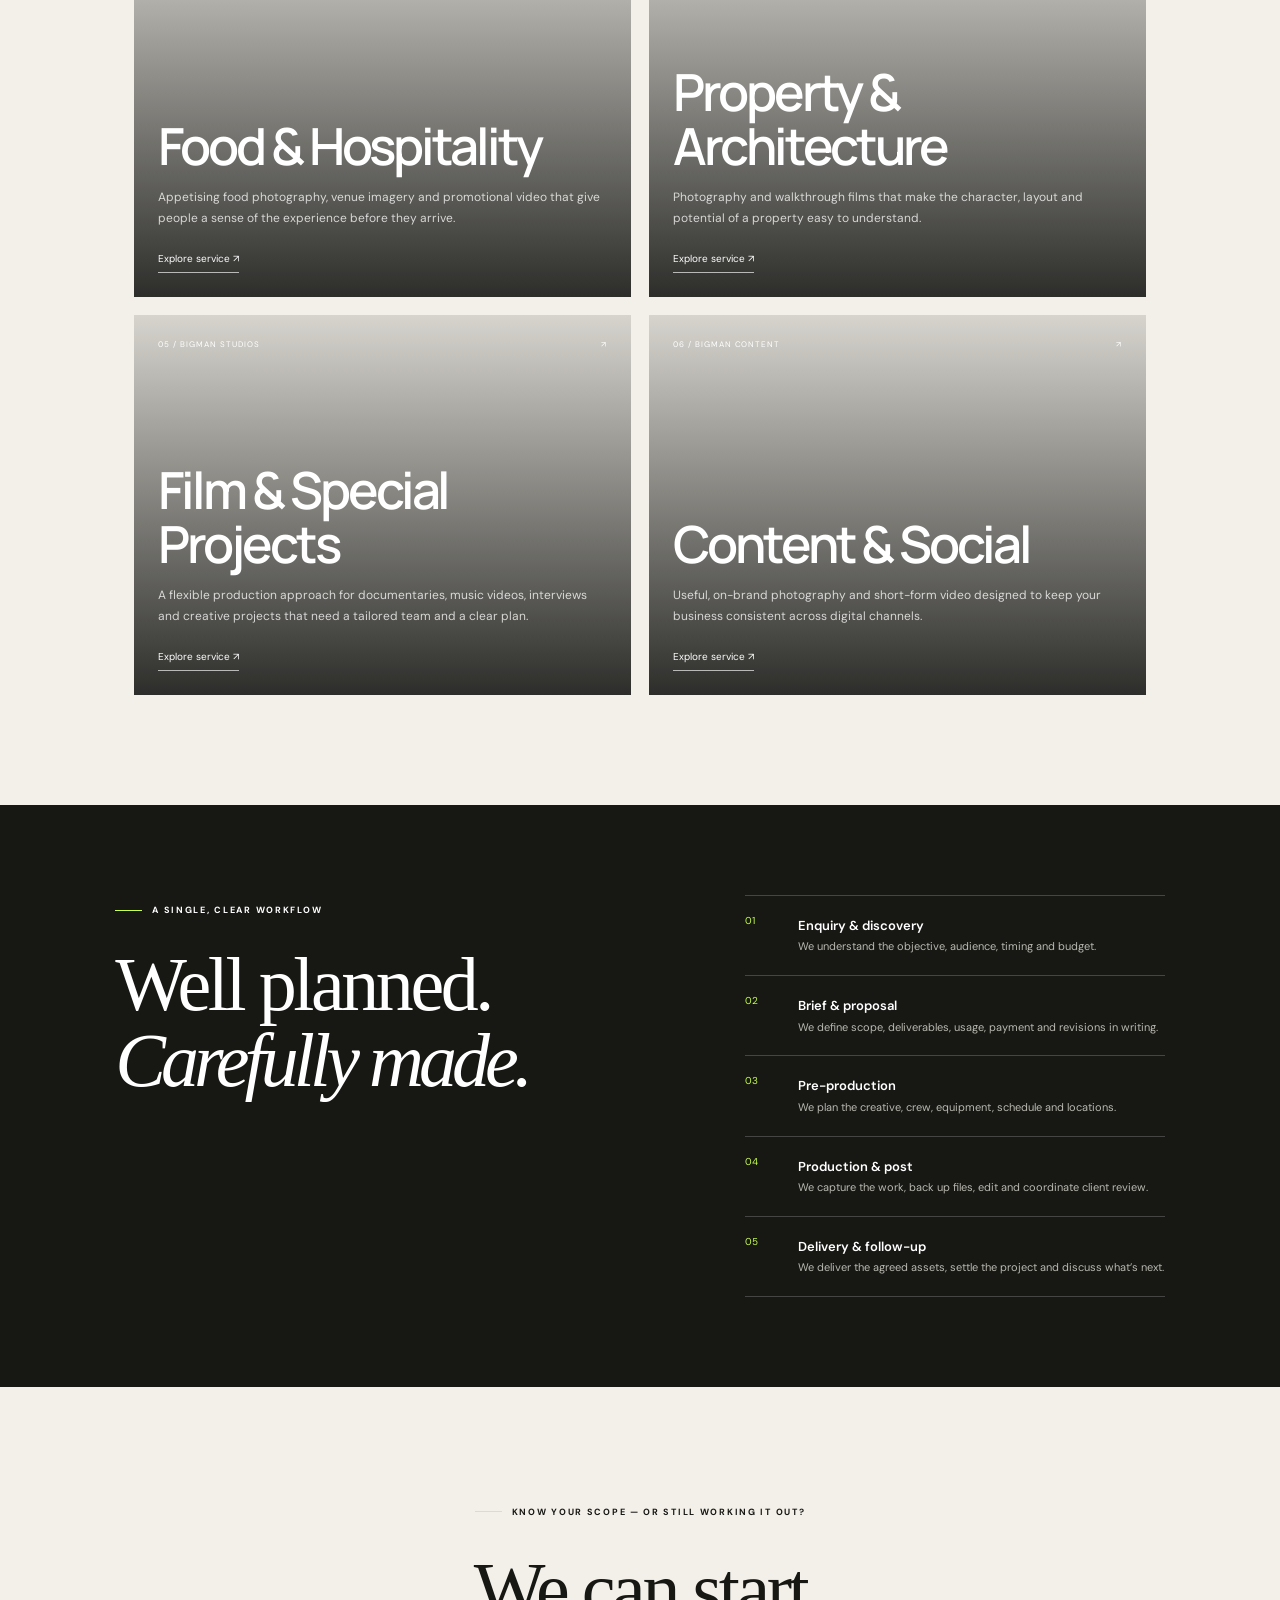
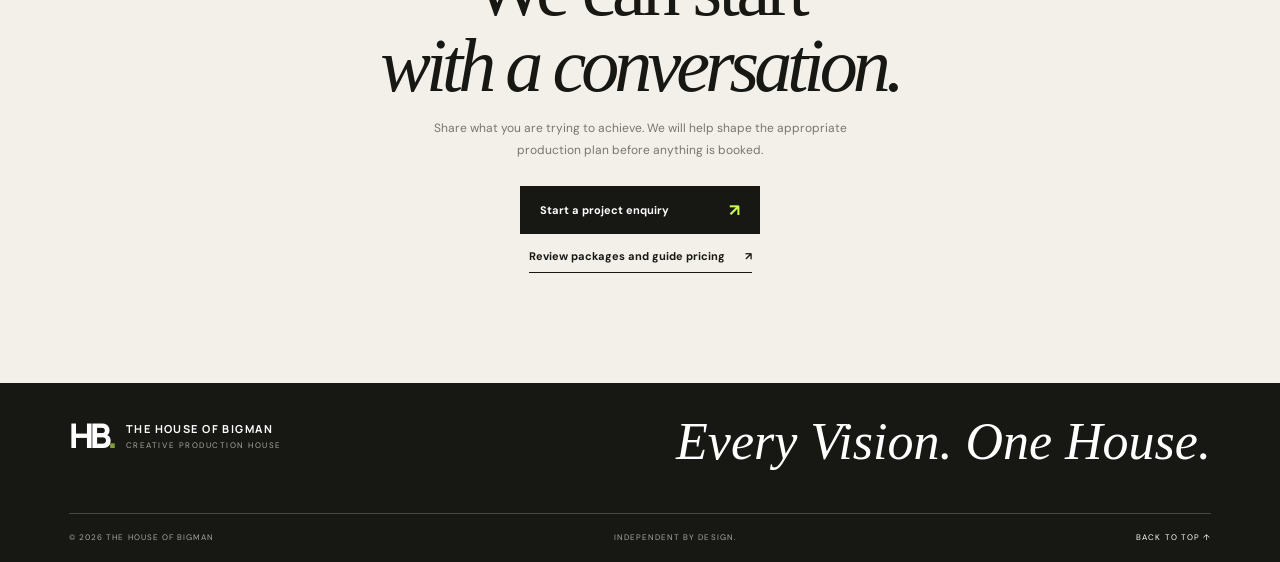
<file: services.html>
<!doctype html>
<html lang="en">
<head>
  <meta charset="utf-8">
  <meta name="viewport" content="width=device-width, initial-scale=1">
  <meta name="description" content="Explore the six connected service divisions of The House of BigMan.">
  <title>Services — The House of BigMan</title>
  <link rel="preconnect" href="https://fonts.googleapis.com">
  <link rel="preconnect" href="https://fonts.gstatic.com" crossorigin>
  <link href="https://fonts.googleapis.com/css2?family=DM+Sans:wght@400;500;600;700&family=Manrope:wght@400;500;600;700;800&display=swap" rel="stylesheet">
  <link rel="stylesheet" href="style.css">
  <script src="script.js" defer></script>
</head>
<body>
  <div class="announcement-bar">
    <span>MELBOURNE · AUSTRALIA · AVAILABLE FOR SELECT PROJECTS</span>
    <a href="contact.html">Find the right service <span aria-hidden="true">↗</span></a>
  </div>
  <header class="site-header">
    <a class="brand" href="index.html" aria-label="The House of BigMan home">
      <span class="brand-mark">HB<span>.</span></span>
      <span class="brand-copy"><strong>THE HOUSE OF BIGMAN</strong><small>CREATIVE PRODUCTION HOUSE</small></span>
    </a>
    <button class="menu-toggle" aria-label="Open navigation" aria-expanded="false" aria-controls="primary-nav">
      <span></span><span></span>
    </button>
    <nav id="primary-nav" class="primary-nav" aria-label="Main navigation"><a class="" href="index.html">Home</a><a class="active" href="services.html">Services</a><a class="" href="pricing.html">Pricing</a><a class="" href="team.html">Our House</a><a class="" href="portfolio.html">Selected Work</a><a class="nav-cta" href="contact.html">Start a project <span>↗</span></a></nav>
  </header>
  <main>
<section class="services-hero">
  <div class="services-hero-image"></div><div class="services-hero-overlay"></div>
  <div class="services-hero-copy"><p class="eyebrow light"><span class="eyebrow-line"></span> ONE PARENT BRAND · SIX CONNECTED DIVISIONS</p><h1>Six ways to tell<br><em>the right story.</em></h1><p>The House of BigMan brings photography, cinematography and branded content together under one considered production approach.</p><a class="button button-light" href="contact.html">Find the right fit <span>↗</span></a></div>
  <div class="services-hero-bottom"><span>PHOTOGRAPHY / FILM / CONTENT</span><span>01 — SERVICE DIRECTORY</span></div>
</section>
<section class="services-directory section-pad">
  <div class="section-label"><span>01</span> THE SIX DIVISIONS</div>
  <div class="services-intro-grid"><h2>Different needs.<br><em>One creative house.</em></h2><p>These are specialist service divisions within one parent brand — not six separate businesses to register or operate independently. We shape the crew, equipment and workflow around each project.</p></div>
  <div class="division-index-grid">
      <a class="division-index-card service-image-events" href="weddings.html">
        <div class="division-index-shade"></div>
        <div class="division-index-meta"><span>01 / BIGMAN WEDDINGS</span><span>↗</span></div>
        <div class="division-index-copy"><h2>Weddings &amp; Events</h2><p>Thoughtful coverage for weddings, engagements and events — creating photographs and films that preserve both the big moments and the feeling around them.</p><span class="division-index-cta">Explore service ↗</span></div>
      </a>
      <a class="division-index-card service-image-commercial" href="commercial.html">
        <div class="division-index-shade"></div>
        <div class="division-index-meta"><span>02 / BIGMAN COMMERCIAL</span><span>↗</span></div>
        <div class="division-index-copy"><h2>Commercial &amp; Brand Production</h2><p>Commercial photography, interviews, brand films and campaign assets built around what your business needs to communicate.</p><span class="division-index-cta">Explore service ↗</span></div>
      </a>
      <a class="division-index-card service-image-hospitality" href="hospitality.html">
        <div class="division-index-shade"></div>
        <div class="division-index-meta"><span>03 / BIGMAN HOSPITALITY</span><span>↗</span></div>
        <div class="division-index-copy"><h2>Food &amp; Hospitality</h2><p>Appetising food photography, venue imagery and promotional video that give people a sense of the experience before they arrive.</p><span class="division-index-cta">Explore service ↗</span></div>
      </a>
      <a class="division-index-card service-image-property" href="property.html">
        <div class="division-index-shade"></div>
        <div class="division-index-meta"><span>04 / BIGMAN PROPERTY</span><span>↗</span></div>
        <div class="division-index-copy"><h2>Property &amp; Architecture</h2><p>Photography and walkthrough films that make the character, layout and potential of a property easy to understand.</p><span class="division-index-cta">Explore service ↗</span></div>
      </a>
      <a class="division-index-card service-image-studios" href="studios.html">
        <div class="division-index-shade"></div>
        <div class="division-index-meta"><span>05 / BIGMAN STUDIOS</span><span>↗</span></div>
        <div class="division-index-copy"><h2>Film &amp; Special Projects</h2><p>A flexible production approach for documentaries, music videos, interviews and creative projects that need a tailored team and a clear plan.</p><span class="division-index-cta">Explore service ↗</span></div>
      </a>
      <a class="division-index-card service-image-content" href="content.html">
        <div class="division-index-shade"></div>
        <div class="division-index-meta"><span>06 / BIGMAN CONTENT</span><span>↗</span></div>
        <div class="division-index-copy"><h2>Content &amp; Social</h2><p>Useful, on-brand photography and short-form video designed to keep your business consistent across digital channels.</p><span class="division-index-cta">Explore service ↗</span></div>
      </a></div>
</section>
<section class="services-process">
  <div class="services-process-inner"><div><p class="eyebrow light"><span class="eyebrow-line"></span> A SINGLE, CLEAR WORKFLOW</p><h2>Well planned.<br><em>Carefully made.</em></h2></div>
  <div class="services-process-steps">
    <div><span>01</span><p><strong>Enquiry & discovery</strong><br>We understand the objective, audience, timing and budget.</p></div>
    <div><span>02</span><p><strong>Brief & proposal</strong><br>We define scope, deliverables, usage, payment and revisions in writing.</p></div>
    <div><span>03</span><p><strong>Pre-production</strong><br>We plan the creative, crew, equipment, schedule and locations.</p></div>
    <div><span>04</span><p><strong>Production & post</strong><br>We capture the work, back up files, edit and coordinate client review.</p></div>
    <div><span>05</span><p><strong>Delivery & follow-up</strong><br>We deliver the agreed assets, settle the project and discuss what’s next.</p></div>
  </div></div>
</section>
<section class="services-cta section-pad"><p class="eyebrow"><span class="eyebrow-line"></span> KNOW YOUR SCOPE — OR STILL WORKING IT OUT?</p><h2>We can start<br><em>with a conversation.</em></h2><p>Share what you are trying to achieve. We will help shape the appropriate production plan before anything is booked.</p><a class="button button-dark" href="contact.html">Start a project enquiry <span>↗</span></a><a class="underlined-link" href="pricing.html">Review packages and guide pricing <span>↗</span></a></section>
</main>
  <footer class="site-footer">
    <a class="brand footer-brand" href="index.html"><span class="brand-mark">HB<span>.</span></span><span class="brand-copy"><strong>THE HOUSE OF BIGMAN</strong><small>CREATIVE PRODUCTION HOUSE</small></span></a>
    <div class="footer-tagline">Every Vision. One House.</div>
    <div class="footer-bottom">
      <span>© <span id="year"></span> THE HOUSE OF BIGMAN</span>
      <span>INDEPENDENT BY DESIGN.</span>
      <a href="#" onclick="window.scrollTo({top:0,behavior:'smooth'});return false;">BACK TO TOP ↑</a>
    </div>
  </footer>
</body>
</html>
</file>
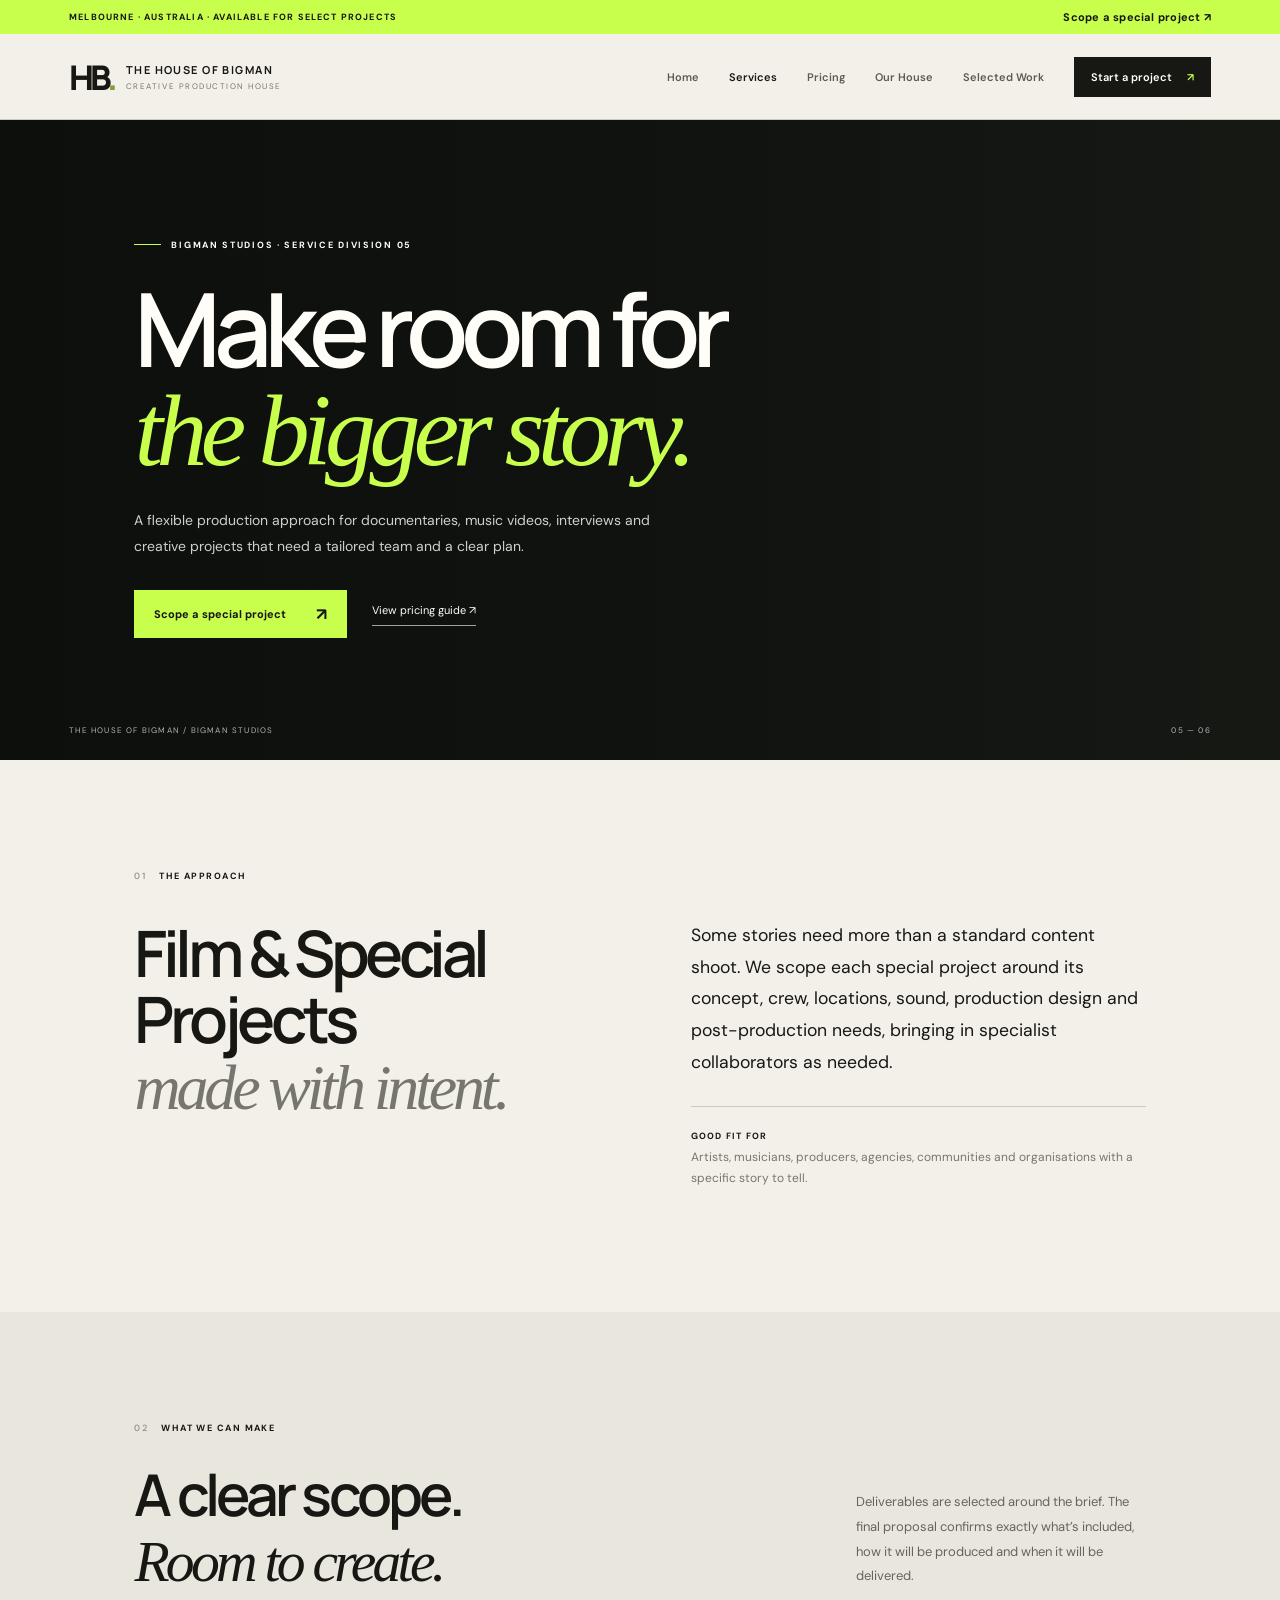
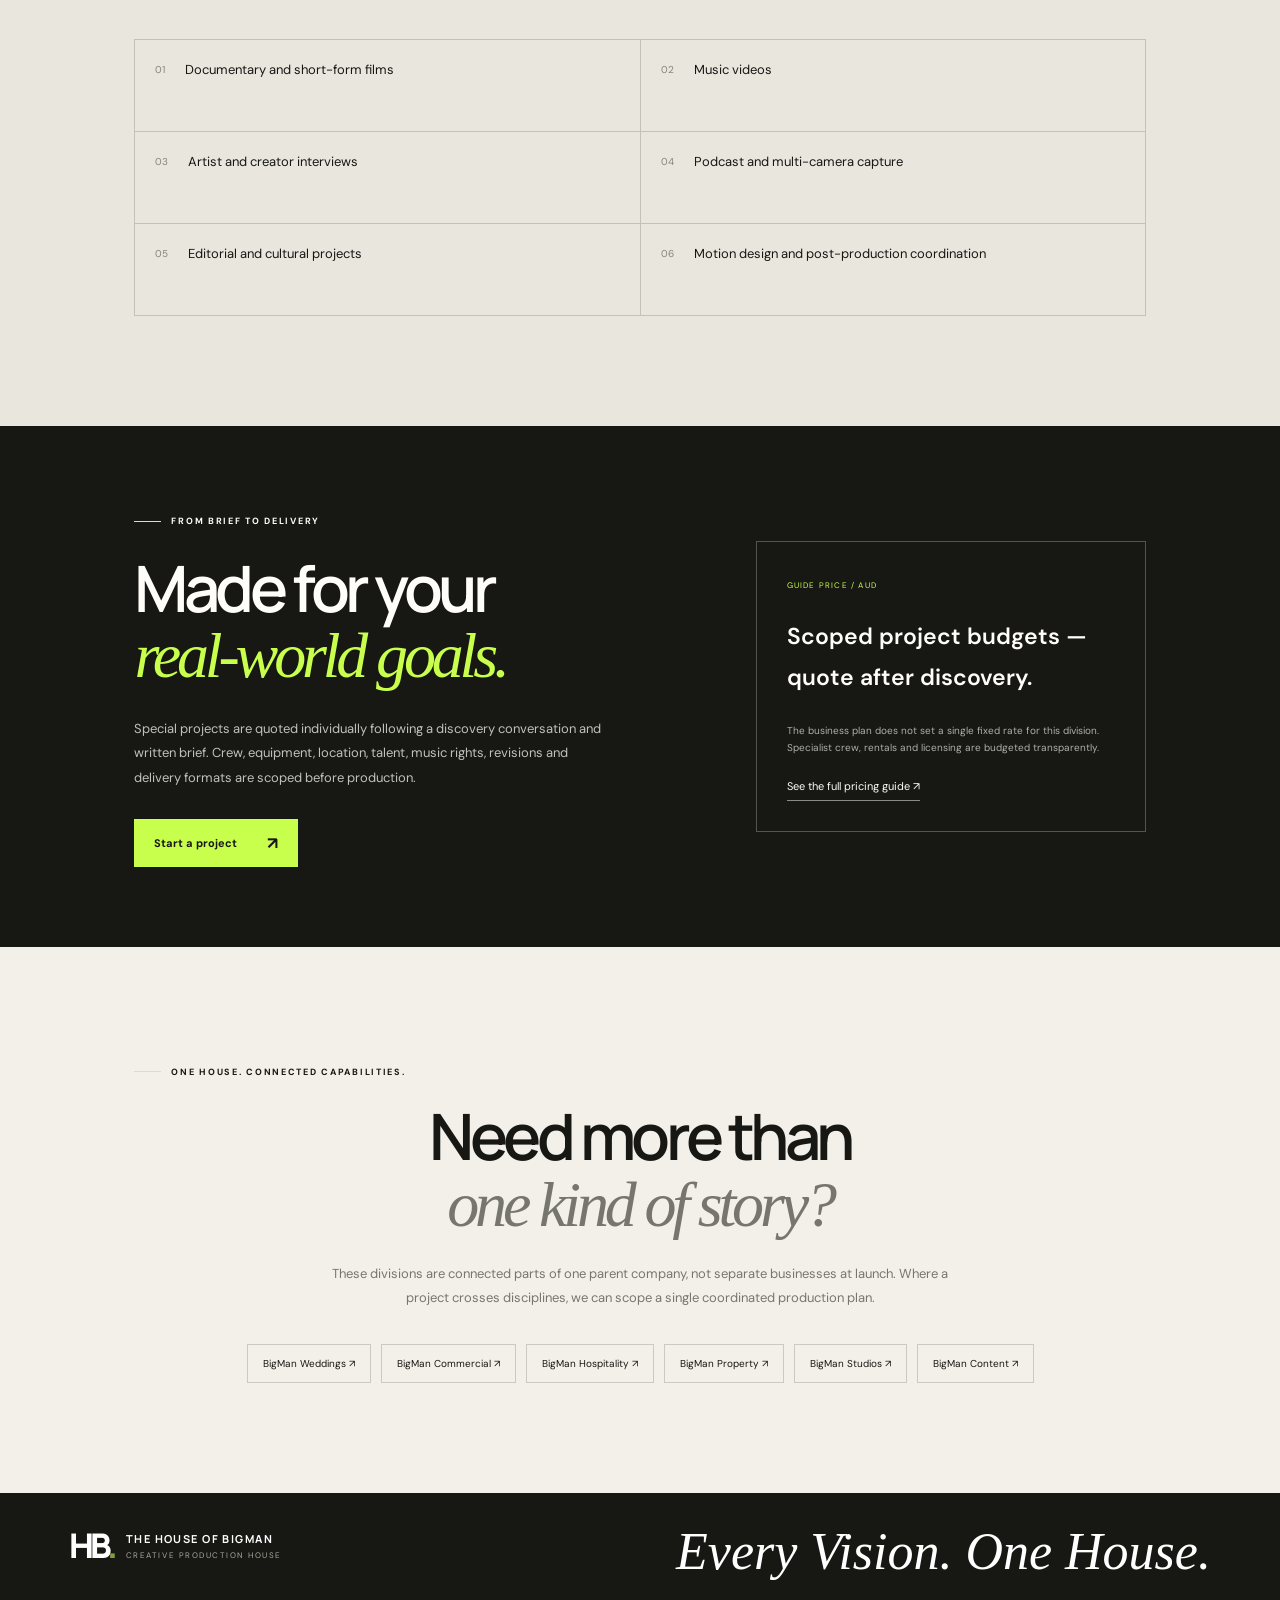
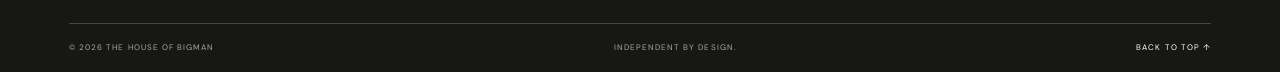
<file: studios.html>
<!doctype html>
<html lang="en">
<head>
  <meta charset="utf-8">
  <meta name="viewport" content="width=device-width, initial-scale=1">
  <meta name="description" content="A flexible production approach for documentaries, music videos, interviews and creative projects that need a tailored team and a clear plan.">
  <title>Film &amp; Special Projects — The House of BigMan</title>
  <link rel="preconnect" href="https://fonts.googleapis.com">
  <link rel="preconnect" href="https://fonts.gstatic.com" crossorigin>
  <link href="https://fonts.googleapis.com/css2?family=DM+Sans:wght@400;500;600;700&family=Manrope:wght@400;500;600;700;800&display=swap" rel="stylesheet">
  <link rel="stylesheet" href="style.css">
  <script src="script.js" defer></script>
</head>
<body>
  <div class="announcement-bar">
    <span>MELBOURNE · AUSTRALIA · AVAILABLE FOR SELECT PROJECTS</span>
    <a href="contact.html">Scope a special project <span aria-hidden="true">↗</span></a>
  </div>
  <header class="site-header">
    <a class="brand" href="index.html" aria-label="The House of BigMan home">
      <span class="brand-mark">HB<span>.</span></span>
      <span class="brand-copy"><strong>THE HOUSE OF BIGMAN</strong><small>CREATIVE PRODUCTION HOUSE</small></span>
    </a>
    <button class="menu-toggle" aria-label="Open navigation" aria-expanded="false" aria-controls="primary-nav">
      <span></span><span></span>
    </button>
    <nav id="primary-nav" class="primary-nav" aria-label="Main navigation"><a class="" href="index.html">Home</a><a class="active" href="services.html">Services</a><a class="" href="pricing.html">Pricing</a><a class="" href="team.html">Our House</a><a class="" href="portfolio.html">Selected Work</a><a class="nav-cta" href="contact.html">Start a project <span>↗</span></a></nav>
  </header>
  <main>
    <section class="division-hero service-image-studios">
      <div class="division-hero-shade"></div>
      <div class="division-hero-copy">
        <p class="eyebrow light"><span class="eyebrow-line"></span> BIGMAN STUDIOS · SERVICE DIVISION 05</p>
        <h1>Make room for<br><em>the bigger story.</em></h1>
        <p>A flexible production approach for documentaries, music videos, interviews and creative projects that need a tailored team and a clear plan.</p>
        <div class="division-hero-actions"><a class="button button-light" href="contact.html">Scope a special project <span>↗</span></a><a class="division-secondary-link" href="pricing.html">View pricing guide ↗</a></div>
      </div>
      <div class="division-hero-bottom"><span>THE HOUSE OF BIGMAN / BIGMAN STUDIOS</span><span>05 — 06</span></div>
    </section>
    <section class="division-intro section-pad">
      <div class="section-label"><span>01</span> THE APPROACH</div>
      <div class="division-intro-grid"><h2>Film &amp; Special Projects<br><em>made with intent.</em></h2><div><p class="division-lede">Some stories need more than a standard content shoot. We scope each special project around its concept, crew, locations, sound, production design and post-production needs, bringing in specialist collaborators as needed.</p><p class="division-best-for"><strong>GOOD FIT FOR</strong><br>Artists, musicians, producers, agencies, communities and organisations with a specific story to tell.</p></div></div>
    </section>
    <section class="division-deliverables section-pad">
      <div class="section-heading"><div><div class="section-label"><span>02</span> WHAT WE CAN MAKE</div><h2>A clear scope.<br><em>Room to create.</em></h2></div><p>Deliverables are selected around the brief. The final proposal confirms exactly what’s included, how it will be produced and when it will be delivered.</p></div>
      <div class="division-deliverables-grid">
        <div><span>01</span><p>Documentary and short-form films</p></div><div><span>02</span><p>Music videos</p></div><div><span>03</span><p>Artist and creator interviews</p></div><div><span>04</span><p>Podcast and multi-camera capture</p></div><div><span>05</span><p>Editorial and cultural projects</p></div><div><span>06</span><p>Motion design and post-production coordination</p></div>
      </div>
    </section>
    <section class="division-process">
      <div class="division-process-copy"><p class="eyebrow light"><span class="eyebrow-line"></span> FROM BRIEF TO DELIVERY</p><h2>Made for your<br><em>real-world goals.</em></h2><p>Special projects are quoted individually following a discovery conversation and written brief. Crew, equipment, location, talent, music rights, revisions and delivery formats are scoped before production.</p><a class="button button-light" href="contact.html">Start a project <span>↗</span></a></div>
      <div class="division-price-panel"><span>GUIDE PRICE / AUD</span><p>Scoped project budgets — quote after discovery.</p><small>The business plan does not set a single fixed rate for this division. Specialist crew, rentals and licensing are budgeted transparently.</small><a href="pricing.html" class="division-price-link">See the full pricing guide ↗</a></div>
    </section>
    <section class="division-related section-pad">
      <p class="eyebrow"><span class="eyebrow-line"></span> ONE HOUSE. CONNECTED CAPABILITIES.</p>
      <h2>Need more than<br><em>one kind of story?</em></h2>
      <p>These divisions are connected parts of one parent company, not separate businesses at launch. Where a project crosses disciplines, we can scope a single coordinated production plan.</p>
      <div class="division-related-links">
        <a href="weddings.html">BigMan Weddings ↗</a><a href="commercial.html">BigMan Commercial ↗</a><a href="hospitality.html">BigMan Hospitality ↗</a><a href="property.html">BigMan Property ↗</a><a href="studios.html">BigMan Studios ↗</a><a href="content.html">BigMan Content ↗</a>
      </div>
    </section></main>
  <footer class="site-footer">
    <a class="brand footer-brand" href="index.html"><span class="brand-mark">HB<span>.</span></span><span class="brand-copy"><strong>THE HOUSE OF BIGMAN</strong><small>CREATIVE PRODUCTION HOUSE</small></span></a>
    <div class="footer-tagline">Every Vision. One House.</div>
    <div class="footer-bottom">
      <span>© <span id="year"></span> THE HOUSE OF BIGMAN</span>
      <span>INDEPENDENT BY DESIGN.</span>
      <a href="#" onclick="window.scrollTo({top:0,behavior:'smooth'});return false;">BACK TO TOP ↑</a>
    </div>
  </footer>
</body>
</html>
</file>
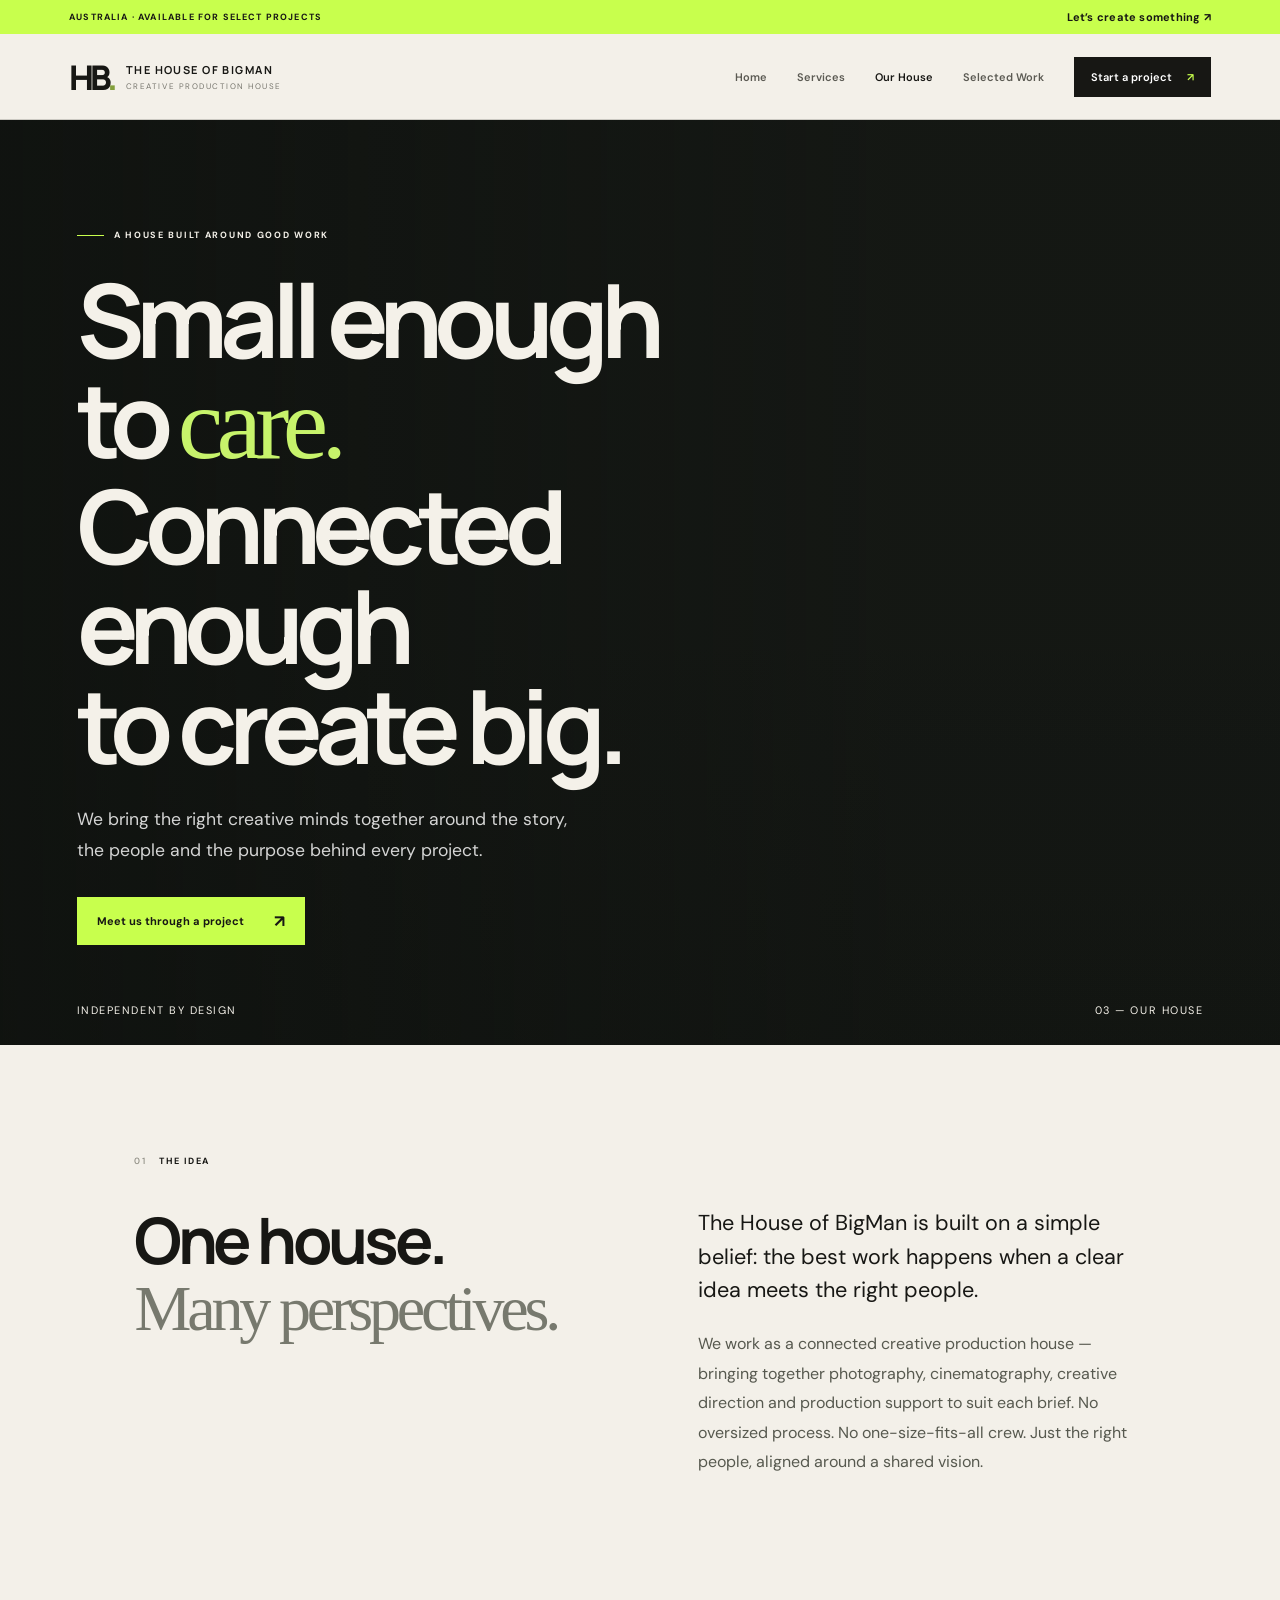
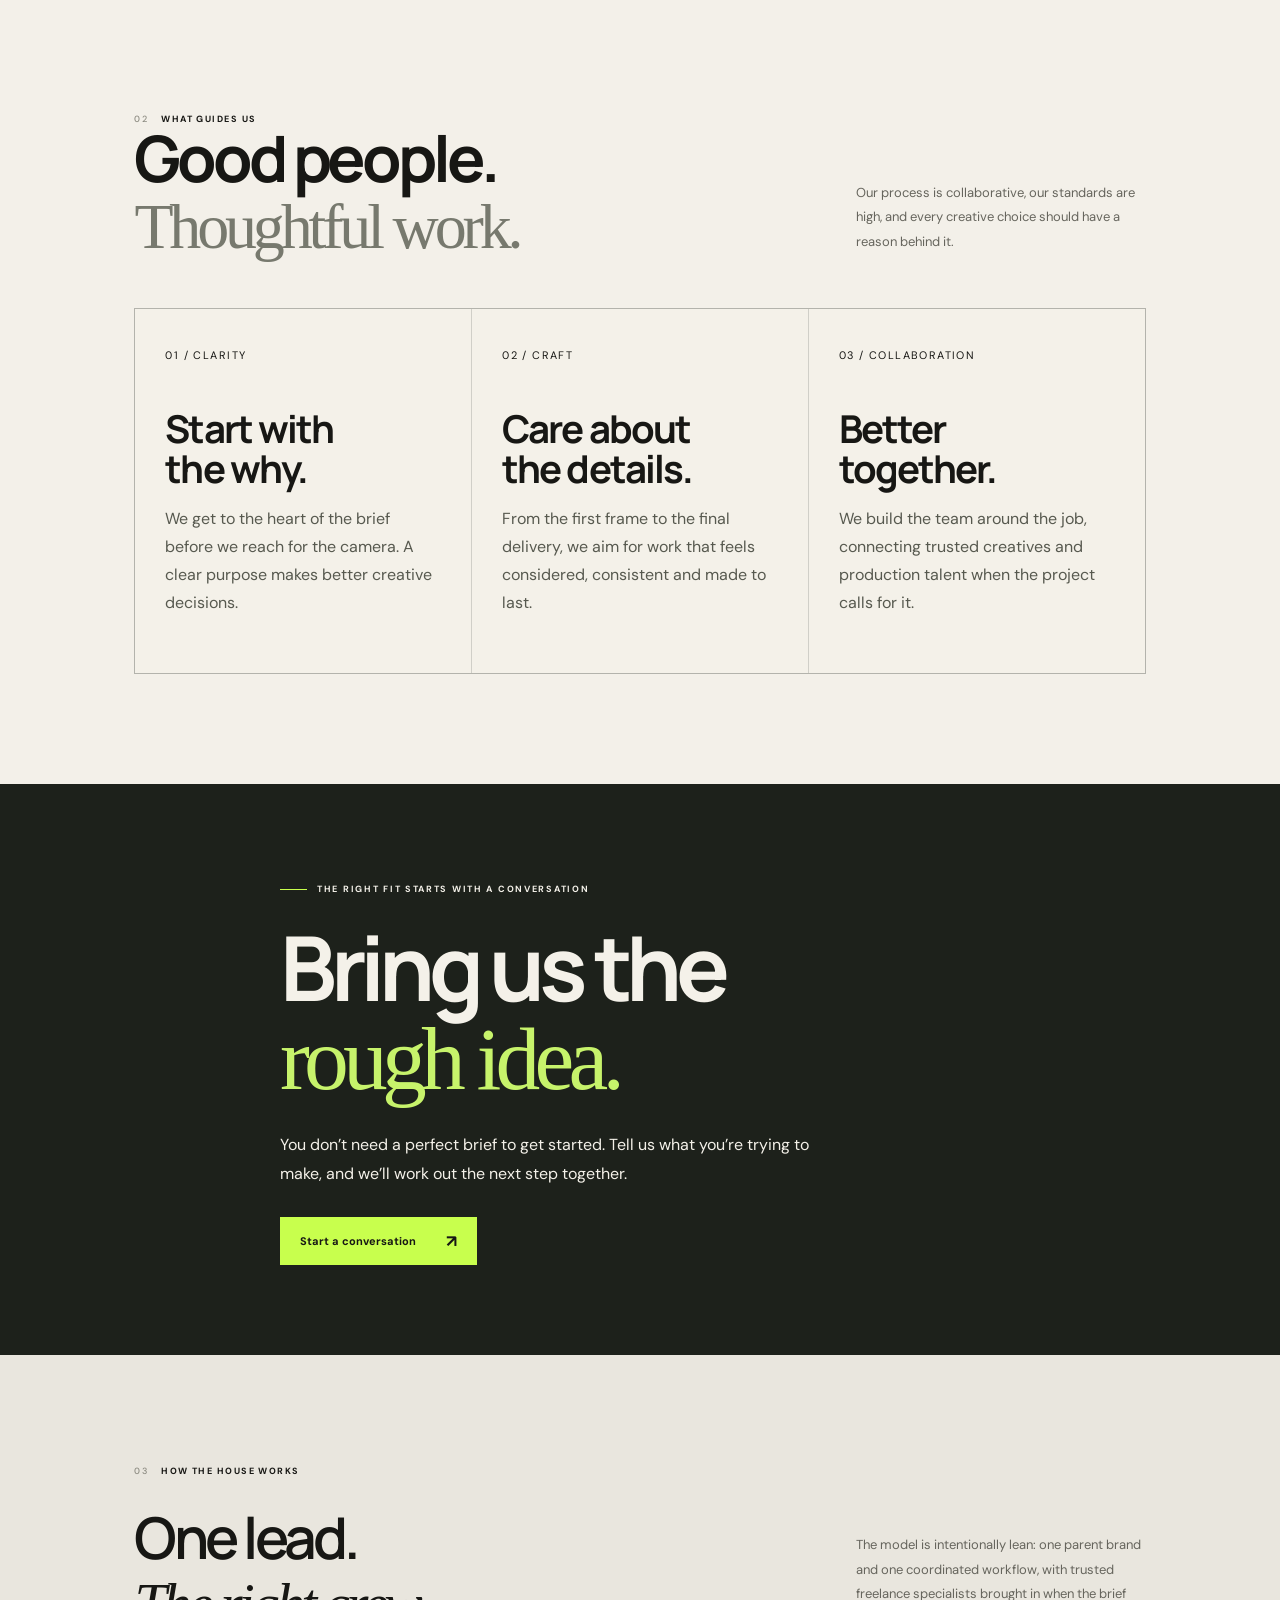
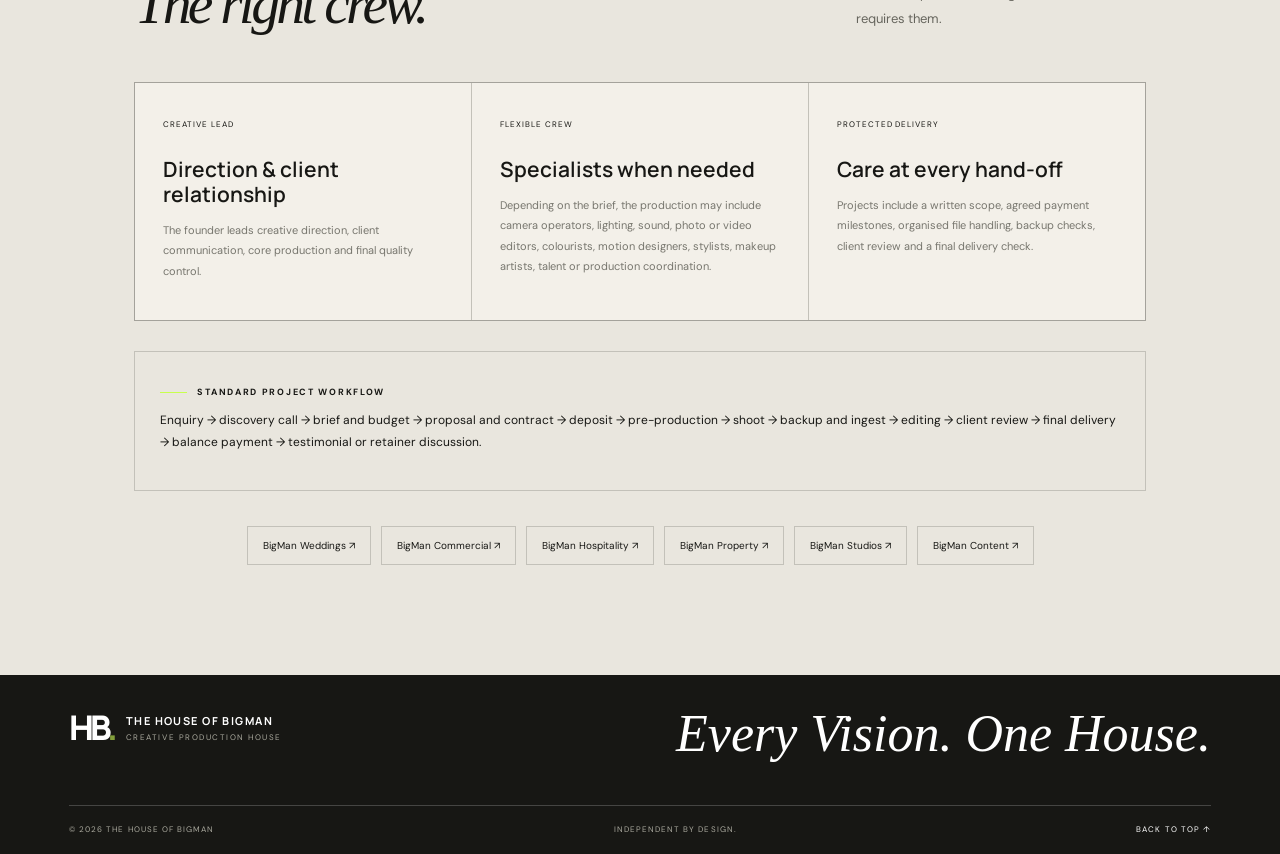
<file: team.html>
<!doctype html>
<html lang="en">
<head>
  <meta charset="utf-8"><meta name="viewport" content="width=device-width, initial-scale=1">
  <meta name="description" content="Meet the creative approach behind The House of BigMan, an independent creative production house.">
  <title>Our House — The House of BigMan</title>
  <link rel="preconnect" href="https://fonts.googleapis.com"><link rel="preconnect" href="https://fonts.gstatic.com" crossorigin>
  <link href="https://fonts.googleapis.com/css2?family=DM+Sans:wght@400;500;600;700&family=Manrope:wght@400;500;600;700;800&display=swap" rel="stylesheet">
  <link rel="stylesheet" href="style.css"><script src="script.js" defer></script>
</head>
<body>
  <div class="announcement-bar"><span>AUSTRALIA · AVAILABLE FOR SELECT PROJECTS</span><a href="contact.html">Let’s create something <span aria-hidden="true">↗</span></a></div>
  <header class="site-header">
    <a class="brand" href="index.html" aria-label="The House of BigMan home"><span class="brand-mark">HB<span>.</span></span><span class="brand-copy"><strong>THE HOUSE OF BIGMAN</strong><small>CREATIVE PRODUCTION HOUSE</small></span></a>
    <button class="menu-toggle" aria-label="Open navigation" aria-expanded="false" aria-controls="primary-nav"><span></span><span></span></button>
    <nav id="primary-nav" class="primary-nav" aria-label="Main navigation"><a href="index.html">Home</a><a href="services.html">Services</a><a class="active" href="team.html">Our House</a><a href="portfolio.html">Selected Work</a><a class="nav-cta" href="contact.html">Start a project <span>↗</span></a></nav>
  </header>
  <main class="inner-page">
    <section class="inner-hero team-hero">
      <div class="inner-hero-photo"></div><div class="inner-hero-shade"></div>
      <div class="inner-hero-content"><p class="eyebrow light"><span class="eyebrow-line"></span> A HOUSE BUILT AROUND GOOD WORK</p><h1>Small enough<br>to <em>care.</em><br>Connected enough<br>to create big.</h1><p>We bring the right creative minds together around the story, the people and the purpose behind every project.</p><a class="button button-light" href="contact.html">Meet us through a project <span>↗</span></a></div>
      <div class="inner-hero-bottom"><span>INDEPENDENT BY DESIGN</span><span>03 — OUR HOUSE</span></div>
    </section>
    <section class="section-pad house-intro">
      <div class="section-label"><span>01</span> THE IDEA</div>
      <div class="house-intro-grid"><h2>One house.<br><em>Many perspectives.</em></h2><div><p class="large-copy">The House of BigMan is built on a simple belief: the best work happens when a clear idea meets the right people.</p><p>We work as a connected creative production house — bringing together photography, cinematography, creative direction and production support to suit each brief. No oversized process. No one-size-fits-all crew. Just the right people, aligned around a shared vision.</p></div></div>
    </section>
    <section class="house-values section-pad">
      <div class="section-heading"><div><div class="section-label"><span>02</span> WHAT GUIDES US</div><h2>Good people.<br><em>Thoughtful work.</em></h2></div><p>Our process is collaborative, our standards are high, and every creative choice should have a reason behind it.</p></div>
      <div class="values-grid">
        <article><span>01 / CLARITY</span><h3>Start with<br>the why.</h3><p>We get to the heart of the brief before we reach for the camera. A clear purpose makes better creative decisions.</p></article>
        <article><span>02 / CRAFT</span><h3>Care about<br>the details.</h3><p>From the first frame to the final delivery, we aim for work that feels considered, consistent and made to last.</p></article>
        <article><span>03 / COLLABORATION</span><h3>Better<br>together.</h3><p>We build the team around the job, connecting trusted creatives and production talent when the project calls for it.</p></article>
      </div>
    </section>
    <section class="house-band"><div><p class="eyebrow light"><span class="eyebrow-line"></span> THE RIGHT FIT STARTS WITH A CONVERSATION</p><h2>Bring us the<br><em>rough idea.</em></h2><p>You don’t need a perfect brief to get started. Tell us what you’re trying to make, and we’ll work out the next step together.</p><a class="button button-light" href="contact.html">Start a conversation <span>↗</span></a></div></section>
  
    <section class="team-model-section section-pad">
      <div class="section-heading"><div><div class="section-label"><span>03</span> HOW THE HOUSE WORKS</div><h2>One lead.<br><em>The right crew.</em></h2></div><p>The model is intentionally lean: one parent brand and one coordinated workflow, with trusted freelance specialists brought in when the brief requires them.</p></div>
      <div class="team-model-grid">
        <article><span>CREATIVE LEAD</span><h3>Direction & client relationship</h3><p>The founder leads creative direction, client communication, core production and final quality control.</p></article>
        <article><span>FLEXIBLE CREW</span><h3>Specialists when needed</h3><p>Depending on the brief, the production may include camera operators, lighting, sound, photo or video editors, colourists, motion designers, stylists, makeup artists, talent or production coordination.</p></article>
        <article><span>PROTECTED DELIVERY</span><h3>Care at every hand-off</h3><p>Projects include a written scope, agreed payment milestones, organised file handling, backup checks, client review and a final delivery check.</p></article>
      </div>
      <div class="workflow-strip"><p class="eyebrow"><span class="eyebrow-line"></span> STANDARD PROJECT WORKFLOW</p><p>Enquiry → discovery call → brief and budget → proposal and contract → deposit → pre-production → shoot → backup and ingest → editing → client review → final delivery → balance payment → testimonial or retainer discussion.</p></div>
      <div class="division-related-links"><a href="weddings.html">BigMan Weddings ↗</a><a href="commercial.html">BigMan Commercial ↗</a><a href="hospitality.html">BigMan Hospitality ↗</a><a href="property.html">BigMan Property ↗</a><a href="studios.html">BigMan Studios ↗</a><a href="content.html">BigMan Content ↗</a></div>
    </section>

  </main>
  <footer class="site-footer"><a class="brand footer-brand" href="index.html"><span class="brand-mark">HB<span>.</span></span><span class="brand-copy"><strong>THE HOUSE OF BIGMAN</strong><small>CREATIVE PRODUCTION HOUSE</small></span></a><div class="footer-tagline">Every Vision. One House.</div><div class="footer-bottom"><span>© <span id="year"></span> THE HOUSE OF BIGMAN</span><span>INDEPENDENT BY DESIGN.</span><a href="#" onclick="window.scrollTo({top:0,behavior:'smooth'});return false;">BACK TO TOP ↑</a></div></footer>
</body></html>
</file>
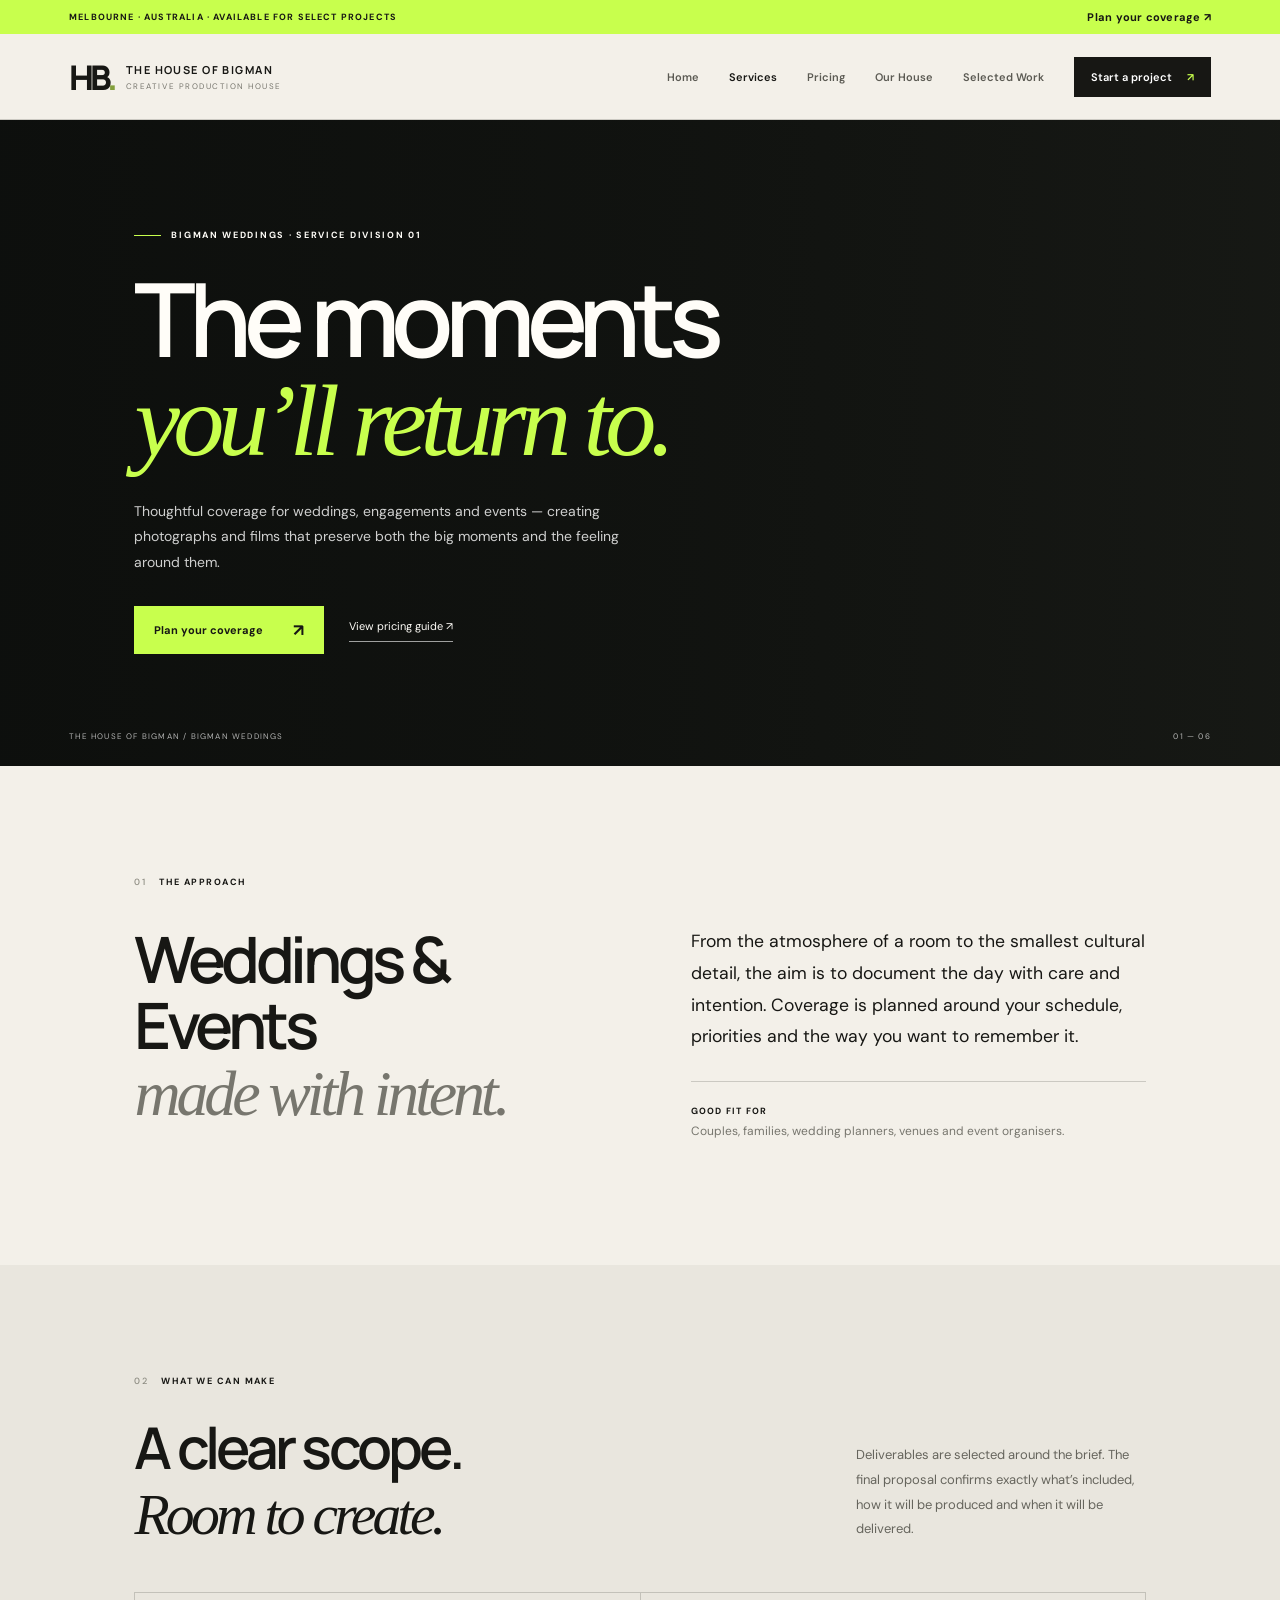
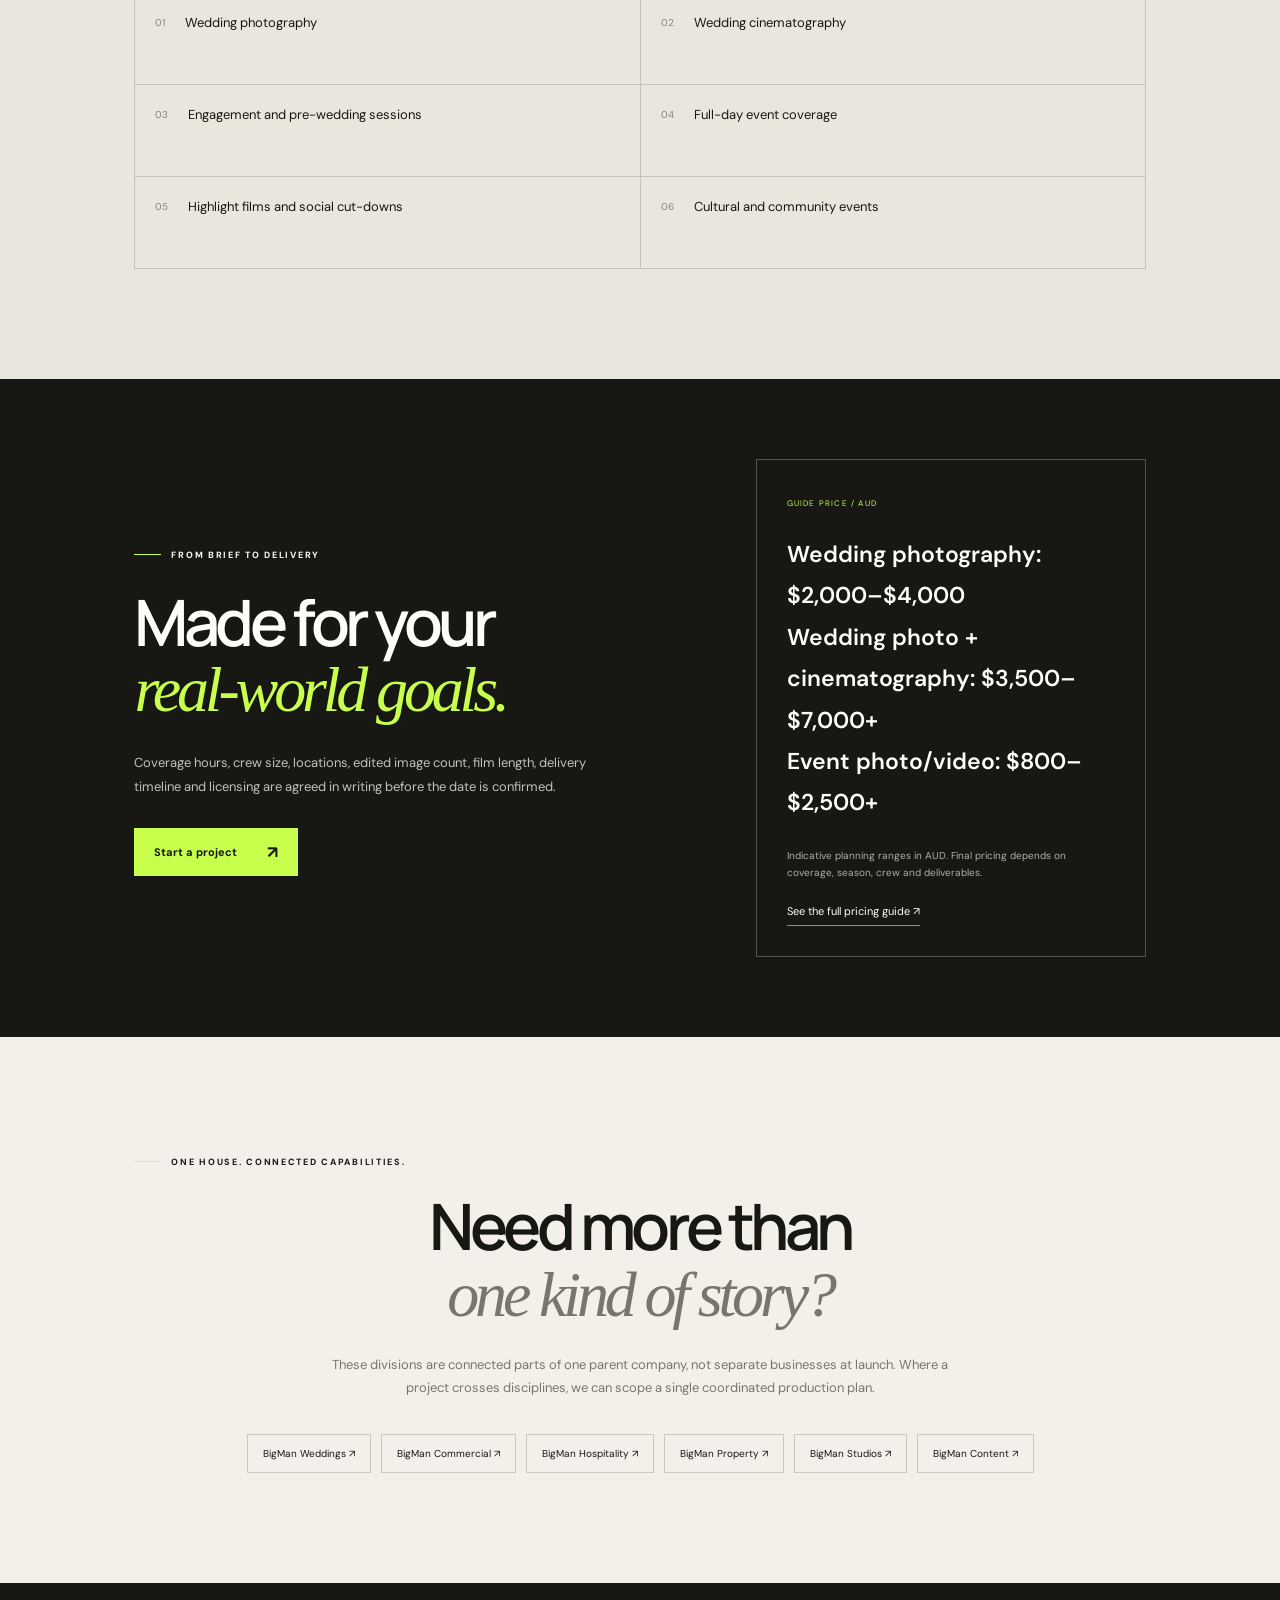
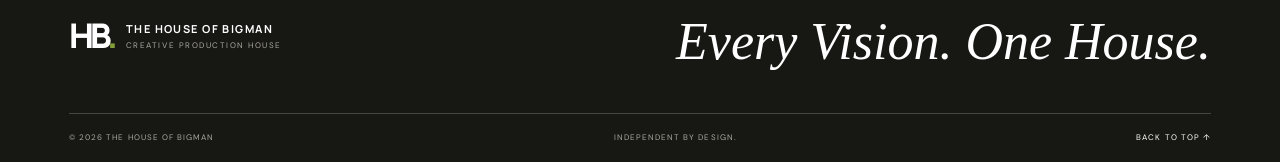
<file: weddings.html>
<!doctype html>
<html lang="en">
<head>
  <meta charset="utf-8">
  <meta name="viewport" content="width=device-width, initial-scale=1">
  <meta name="description" content="Thoughtful coverage for weddings, engagements and events — creating photographs and films that preserve both the big moments and the feeling around them.">
  <title>Weddings &amp; Events — The House of BigMan</title>
  <link rel="preconnect" href="https://fonts.googleapis.com">
  <link rel="preconnect" href="https://fonts.gstatic.com" crossorigin>
  <link href="https://fonts.googleapis.com/css2?family=DM+Sans:wght@400;500;600;700&family=Manrope:wght@400;500;600;700;800&display=swap" rel="stylesheet">
  <link rel="stylesheet" href="style.css">
  <script src="script.js" defer></script>
</head>
<body>
  <div class="announcement-bar">
    <span>MELBOURNE · AUSTRALIA · AVAILABLE FOR SELECT PROJECTS</span>
    <a href="contact.html">Plan your coverage <span aria-hidden="true">↗</span></a>
  </div>
  <header class="site-header">
    <a class="brand" href="index.html" aria-label="The House of BigMan home">
      <span class="brand-mark">HB<span>.</span></span>
      <span class="brand-copy"><strong>THE HOUSE OF BIGMAN</strong><small>CREATIVE PRODUCTION HOUSE</small></span>
    </a>
    <button class="menu-toggle" aria-label="Open navigation" aria-expanded="false" aria-controls="primary-nav">
      <span></span><span></span>
    </button>
    <nav id="primary-nav" class="primary-nav" aria-label="Main navigation"><a class="" href="index.html">Home</a><a class="active" href="services.html">Services</a><a class="" href="pricing.html">Pricing</a><a class="" href="team.html">Our House</a><a class="" href="portfolio.html">Selected Work</a><a class="nav-cta" href="contact.html">Start a project <span>↗</span></a></nav>
  </header>
  <main>
    <section class="division-hero service-image-events">
      <div class="division-hero-shade"></div>
      <div class="division-hero-copy">
        <p class="eyebrow light"><span class="eyebrow-line"></span> BIGMAN WEDDINGS · SERVICE DIVISION 01</p>
        <h1>The moments<br><em>you’ll return to.</em></h1>
        <p>Thoughtful coverage for weddings, engagements and events — creating photographs and films that preserve both the big moments and the feeling around them.</p>
        <div class="division-hero-actions"><a class="button button-light" href="contact.html">Plan your coverage <span>↗</span></a><a class="division-secondary-link" href="pricing.html">View pricing guide ↗</a></div>
      </div>
      <div class="division-hero-bottom"><span>THE HOUSE OF BIGMAN / BIGMAN WEDDINGS</span><span>01 — 06</span></div>
    </section>
    <section class="division-intro section-pad">
      <div class="section-label"><span>01</span> THE APPROACH</div>
      <div class="division-intro-grid"><h2>Weddings &amp; Events<br><em>made with intent.</em></h2><div><p class="division-lede">From the atmosphere of a room to the smallest cultural detail, the aim is to document the day with care and intention. Coverage is planned around your schedule, priorities and the way you want to remember it.</p><p class="division-best-for"><strong>GOOD FIT FOR</strong><br>Couples, families, wedding planners, venues and event organisers.</p></div></div>
    </section>
    <section class="division-deliverables section-pad">
      <div class="section-heading"><div><div class="section-label"><span>02</span> WHAT WE CAN MAKE</div><h2>A clear scope.<br><em>Room to create.</em></h2></div><p>Deliverables are selected around the brief. The final proposal confirms exactly what’s included, how it will be produced and when it will be delivered.</p></div>
      <div class="division-deliverables-grid">
        <div><span>01</span><p>Wedding photography</p></div><div><span>02</span><p>Wedding cinematography</p></div><div><span>03</span><p>Engagement and pre-wedding sessions</p></div><div><span>04</span><p>Full-day event coverage</p></div><div><span>05</span><p>Highlight films and social cut-downs</p></div><div><span>06</span><p>Cultural and community events</p></div>
      </div>
    </section>
    <section class="division-process">
      <div class="division-process-copy"><p class="eyebrow light"><span class="eyebrow-line"></span> FROM BRIEF TO DELIVERY</p><h2>Made for your<br><em>real-world goals.</em></h2><p>Coverage hours, crew size, locations, edited image count, film length, delivery timeline and licensing are agreed in writing before the date is confirmed.</p><a class="button button-light" href="contact.html">Start a project <span>↗</span></a></div>
      <div class="division-price-panel"><span>GUIDE PRICE / AUD</span><p>Wedding photography: $2,000–$4,000<br>Wedding photo + cinematography: $3,500–$7,000+<br>Event photo/video: $800–$2,500+</p><small>Indicative planning ranges in AUD. Final pricing depends on coverage, season, crew and deliverables.</small><a href="pricing.html" class="division-price-link">See the full pricing guide ↗</a></div>
    </section>
    <section class="division-related section-pad">
      <p class="eyebrow"><span class="eyebrow-line"></span> ONE HOUSE. CONNECTED CAPABILITIES.</p>
      <h2>Need more than<br><em>one kind of story?</em></h2>
      <p>These divisions are connected parts of one parent company, not separate businesses at launch. Where a project crosses disciplines, we can scope a single coordinated production plan.</p>
      <div class="division-related-links">
        <a href="weddings.html">BigMan Weddings ↗</a><a href="commercial.html">BigMan Commercial ↗</a><a href="hospitality.html">BigMan Hospitality ↗</a><a href="property.html">BigMan Property ↗</a><a href="studios.html">BigMan Studios ↗</a><a href="content.html">BigMan Content ↗</a>
      </div>
    </section></main>
  <footer class="site-footer">
    <a class="brand footer-brand" href="index.html"><span class="brand-mark">HB<span>.</span></span><span class="brand-copy"><strong>THE HOUSE OF BIGMAN</strong><small>CREATIVE PRODUCTION HOUSE</small></span></a>
    <div class="footer-tagline">Every Vision. One House.</div>
    <div class="footer-bottom">
      <span>© <span id="year"></span> THE HOUSE OF BIGMAN</span>
      <span>INDEPENDENT BY DESIGN.</span>
      <a href="#" onclick="window.scrollTo({top:0,behavior:'smooth'});return false;">BACK TO TOP ↑</a>
    </div>
  </footer>
</body>
</html>
</file>
<file: style.css>
:root {
  --ink: #171714;
  --paper: #f3f0e9;
  --white: #fffdf8;
  --muted: #77766e;
  --line: rgba(23,23,20,.18);
  --accent: #c8ff4d;
  --dark: #171714;
  --serif: Georgia, "Times New Roman", serif;
}
* { box-sizing: border-box; }
html { scroll-behavior: smooth; scroll-padding-top: 90px; }
body { margin: 0; background: var(--paper); color: var(--ink); font-family: "DM Sans", sans-serif; -webkit-font-smoothing: antialiased; }
a { color: inherit; text-decoration: none; }
button, input, select, textarea { font: inherit; }
.announcement-bar { min-height: 34px; padding: 8px 5.4%; background: var(--accent); display:flex; align-items:center; justify-content:space-between; gap:16px; font-size:9px; font-weight:700; letter-spacing:.13em; }
.announcement-bar a { letter-spacing:.02em; font-size:11px; }
.site-header { height: 86px; padding: 0 5.4%; display:flex; align-items:center; justify-content:space-between; background:var(--paper); position:relative; z-index:10; border-bottom:1px solid var(--line); }
.brand { display:flex; align-items:center; gap:12px; }
.brand-mark { font-family:Manrope,sans-serif; font-size:34px; font-weight:800; letter-spacing:-.12em; line-height:1; }
.brand-mark span { color:#829e3b; }
.brand-copy { display:flex; flex-direction:column; gap:4px; }
.brand-copy strong { font-family:Manrope,sans-serif; font-size:11px; letter-spacing:.13em; }
.brand-copy small { font-size:8px; letter-spacing:.19em; color:var(--muted); }
.primary-nav { display:flex; align-items:center; gap:30px; font-size:11px; font-weight:600; }
.primary-nav > a:not(.nav-cta) { padding:12px 0; color:#5b5a53; transition:color .2s; }
.primary-nav > a:hover, .primary-nav > a.active { color:var(--ink); }
.nav-cta { padding:13px 17px; background:var(--ink); color:white; }
.nav-cta span { margin-left:12px; color:var(--accent); }
.menu-toggle { display:none; }
.hero { min-height: min(720px, calc(100svh - 120px)); position:relative; overflow:hidden; background:#252621; color:white; display:flex; align-items:center; }
.hero-image { position:absolute; inset:0; background-image:url("https://images.unsplash.com/photo-1485846234645-a62644f84728?auto=format&fit=crop&w=2200&q=85"); background-size:cover; background-position:center 48%; transform:scale(1.02); animation:heroReveal 1.3s ease-out both; }
.hero-shade { position:absolute; inset:0; background:linear-gradient(90deg,rgba(10,11,9,.86) 0%,rgba(10,11,9,.58) 46%,rgba(10,11,9,.12) 100%),linear-gradient(0deg,rgba(10,11,9,.48),transparent 35%); }
.hero-content { position:relative; z-index:1; width:min(790px,80%); padding:90px 0 110px 10.5%; animation:fadeUp .8s .15s both; }
.eyebrow { font-size:9px; font-weight:700; letter-spacing:.19em; display:flex; align-items:center; gap:10px; }
.eyebrow-line { display:inline-block; width:27px; height:1px; background:var(--accent); }
.hero h1, .contact-copy h2, .statement h2 { font-family:Manrope,sans-serif; font-weight:600; letter-spacing:-.075em; line-height:.99; font-size:clamp(56px,8vw,112px); margin:27px 0; }
h1 em, h2 em { font-family:var(--serif); font-weight:400; letter-spacing:-.065em; }
.hero-lede { max-width:430px; font-size:15px; line-height:1.8; color:rgba(255,255,255,.76); }
.hero-actions { display:flex; align-items:center; flex-wrap:wrap; gap:28px; margin-top:34px; }
.button { min-height:48px; padding:0 19px; display:inline-flex; align-items:center; justify-content:space-between; gap:30px; border:1px solid transparent; font-size:11px; font-weight:700; cursor:pointer; transition:transform .2s,background .2s,color .2s; }
.button:hover { transform:translateY(-3px); }
.button-light { background:var(--accent); color:var(--ink); }
.button-light span, .button-dark span { font-size:17px; }
.text-link { font-size:11px; font-weight:600; border-bottom:1px solid rgba(255,255,255,.5); padding:0 0 8px; }
.text-link span { margin-left:9px; }
.hero-bottom { position:absolute; z-index:1; bottom:24px; left:5.4%; right:5.4%; display:flex; justify-content:space-between; color:rgba(255,255,255,.68); font-size:8px; letter-spacing:.15em; }
.hero-stamp { position:absolute; right:7%; bottom:14%; z-index:1; width:110px; height:110px; border:1px solid rgba(255,255,255,.65); border-radius:50%; display:flex; flex-direction:column; align-items:center; justify-content:center; transform:rotate(11deg); font-size:10px; letter-spacing:.16em; }
.hero-stamp b { color:var(--accent); font-family:var(--serif); font-size:15px; font-weight:400; }
.section-pad { padding:110px 10.5%; }
.section-label { font-size:9px; font-weight:700; letter-spacing:.16em; display:flex; gap:13px; align-items:center; }
.section-label span { color:#8b8a80; font-weight:500; }
.intro-main { display:grid; grid-template-columns:1.25fr .75fr; gap:9%; margin-top:40px; align-items:start; }
.intro h2, .section-heading h2 { margin:0; font-family:Manrope,sans-serif; font-size:clamp(34px,4.5vw,60px); letter-spacing:-.065em; line-height:1.12; font-weight:600; }
.intro h2 span { color:#8c8b80; font-family:var(--serif); font-weight:400; font-style:italic; }
.intro-copy { padding-top:4px; }
.intro-copy p, .section-heading > p { font-size:13px; line-height:1.9; color:#66655d; margin:0 0 17px; }
.underlined-link { display:inline-block; margin-top:15px; padding-bottom:9px; border-bottom:1px solid var(--ink); font-size:11px; font-weight:700; }
.underlined-link span { margin-left:17px; }
.stats-row { border-top:1px solid var(--line); margin-top:75px; padding-top:23px; display:grid; grid-template-columns:repeat(3,1fr); gap:20px; }
.stats-row div { display:flex; align-items:baseline; gap:15px; }
.stats-row strong { font-family:Manrope,sans-serif; font-size:32px; font-weight:600; letter-spacing:-.07em; }
.stats-row span { font-size:10px; color:var(--muted); }
.work-section { background:#e9e6de; }
.section-heading { display:flex; justify-content:space-between; align-items:end; gap:40px; margin-bottom:45px; }
.section-heading h2 { margin-top:28px; }
.section-heading h2 em { font-family:var(--serif); font-weight:400; }
.section-heading > p { max-width:290px; margin:0 0 5px; }
.work-grid { display:grid; grid-template-columns:repeat(2,minmax(0,1fr)); gap:44px 22px; }
.work-card { display:block; min-width:0; }
.work-photo { height:clamp(220px,32vw,440px); background-size:cover; background-position:center; overflow:hidden; transition:transform .6s cubic-bezier(.2,.7,.2,1); }
.work-card:hover .work-photo { transform:scale(.985); }
.work-wedding .work-photo { background-image:url("https://images.unsplash.com/photo-1519741497674-611481863552?auto=format&fit=crop&w=1200&q=80"); }
.work-commercial .work-photo { background-image:url("https://images.unsplash.com/photo-1492619375914-88005aa9e8fb?auto=format&fit=crop&w=1200&q=80"); }
.work-hospitality .work-photo { background-image:url("https://images.unsplash.com/photo-1414235077428-338989a2e8c0?auto=format&fit=crop&w=1200&q=80"); }
.work-content .work-photo { background-image:url("https://images.unsplash.com/photo-1492684223066-81342ee5ff30?auto=format&fit=crop&w=1200&q=80"); }
.work-card-meta { display:flex; justify-content:space-between; font-size:8px; letter-spacing:.15em; color:#77766e; margin-top:16px; }
.work-card-meta span:last-child { color:var(--ink); font-size:15px; }
.work-card h3 { font-family:Manrope,sans-serif; font-weight:600; font-size:clamp(27px,3vw,42px); line-height:1.04; letter-spacing:-.06em; margin:14px 0 8px; }
.work-card p { font-size:11px; line-height:1.7; color:#6f6e66; margin:0; }
.work-footnote { display:flex; justify-content:space-between; align-items:center; margin-top:54px; padding-top:18px; border-top:1px solid var(--line); font-size:8px; letter-spacing:.12em; }
.work-footnote .underlined-link { margin:0; font-size:10px; letter-spacing:normal; }
.statement { min-height:570px; position:relative; overflow:hidden; display:flex; align-items:center; color:white; background:#252722; }
.statement-bg { position:absolute; inset:0; background:linear-gradient(90deg,rgba(12,13,10,.88),rgba(12,13,10,.25)),url("https://images.unsplash.com/photo-1478720568477-152d9b164e26?auto=format&fit=crop&w=2000&q=85") center/cover; }
.statement-content { position:relative; padding:90px 10.5%; max-width:780px; }
.statement h2 { font-size:clamp(48px,7vw,84px); margin:27px 0; }
.statement-content > p:not(.eyebrow) { max-width:390px; font-size:13px; line-height:1.9; color:rgba(255,255,255,.72); }
.button-outline { border-color:rgba(255,255,255,.65); color:white; margin-top:20px; }
.button-outline span { color:var(--accent); }
.statement-index { position:absolute; right:5.4%; bottom:25px; font-size:8px; letter-spacing:.16em; color:rgba(255,255,255,.6); }
.process-grid { display:grid; grid-template-columns:repeat(4,1fr); gap:24px; margin-top:50px; }
.process-grid article { padding-top:20px; border-top:1px solid var(--ink); }
.process-number { color:#8c8b80; font-size:10px; }
.process-grid h3 { font-family:Manrope,sans-serif; font-size:22px; letter-spacing:-.04em; margin:34px 0 12px; }
.process-grid p { font-size:11px; line-height:1.8; color:#6f6e66; max-width:210px; }
.contact-section { background:var(--accent); display:grid; grid-template-columns:.9fr 1.1fr; gap:9%; align-items:start; }
.contact-copy h2 { font-size:clamp(43px,5vw,70px); margin:38px 0 25px; }
.contact-copy h2 em { color:#4b5b2c; }
.contact-copy > p { max-width:370px; font-size:13px; line-height:1.9; }
.contact-note { margin-top:46px; padding-top:20px; border-top:1px solid rgba(23,23,20,.25); display:flex; gap:15px; align-items:flex-start; }
.contact-note-icon { font-size:24px; }
.contact-note div { display:flex; flex-direction:column; gap:7px; }
.contact-note strong { font-size:11px; }
.contact-note div span { font-size:10px; line-height:1.7; max-width:250px; color:#515b3c; }
.inquiry-form { background:var(--white); padding:32px; box-shadow:0 15px 50px rgba(0,0,0,.07); }
.form-top { display:flex; justify-content:space-between; padding-bottom:20px; border-bottom:1px solid var(--line); margin-bottom:25px; font-size:8px; font-weight:700; letter-spacing:.13em; }
.form-top span:last-child { color:#77766e; }
.form-row { margin-bottom:20px; }
.form-row label { display:block; font-size:10px; font-weight:700; margin-bottom:9px; }
.form-row input, .form-row select, .form-row textarea { display:block; width:100%; min-width:0; border:1px solid #d9d7ce; border-radius:0; background:#fffdf8; padding:13px 12px; color:var(--ink); font-size:11px; outline:none; transition:border-color .2s,box-shadow .2s; }
.form-row input:focus, .form-row select:focus, .form-row textarea:focus { border-color:#788e42; box-shadow:0 0 0 3px rgba(200,255,77,.22); }
.form-row textarea { resize:vertical; min-height:100px; }
.form-row input::placeholder, .form-row textarea::placeholder { color:#a3a197; }
.two-col { display:grid; grid-template-columns:1fr 1fr; gap:15px; }
.button-dark { width:100%; background:var(--ink); color:white; text-align:left; }
.button-dark span { color:var(--accent); }
.form-disclaimer { font-size:9px; line-height:1.6; color:#77766e; margin:15px 0 0; }
.form-status { font-size:11px; line-height:1.6; margin-top:12px; }
.form-status.error { color:#a32828; }
.form-status.success { color:#3e6422; }
.site-footer { padding:35px 5.4% 20px; background:var(--ink); color:white; }
.footer-brand .brand-mark { color:white; }
.footer-brand .brand-copy small { color:#aaa99e; }
.footer-tagline { font-family:var(--serif); font-style:italic; font-size:clamp(28px,5vw,52px); text-align:right; margin-top:-40px; }
.footer-bottom { border-top:1px solid rgba(255,255,255,.2); margin-top:42px; padding-top:18px; display:flex; justify-content:space-between; gap:20px; font-size:8px; letter-spacing:.13em; color:#aaa99e; }
.footer-bottom a { color:white; }
@keyframes fadeUp { from { opacity:0; transform:translateY(18px); } to { opacity:1; transform:translateY(0); } }
@keyframes heroReveal { from { transform:scale(1.08); } to { transform:scale(1.02); } }
@media (prefers-reduced-motion: reduce) { *,*::before,*::after { scroll-behavior:auto!important; animation-duration:.01ms!important; animation-iteration-count:1!important; transition-duration:.01ms!important; } }
@media (max-width: 900px) {
  .primary-nav { gap:17px; }
  .section-pad { padding:85px 7%; }
  .hero-content { padding-left:7%; }
  .intro-main { gap:5%; }
  .contact-section { gap:5%; }
  .inquiry-form { padding:25px; }
}
@media (max-width: 700px) {
  .announcement-bar { padding:8px 5%; font-size:7px; }
  .announcement-bar a { font-size:9px; }
  .site-header { height:74px; padding:0 5%; }
  .brand-mark { font-size:30px; }
  .brand-copy strong { font-size:9px; }
  .brand-copy small { font-size:7px; }
  .menu-toggle { display:flex; width:40px; height:40px; flex-direction:column; justify-content:center; gap:6px; align-items:center; border:1px solid var(--line); background:transparent; }
  .menu-toggle span { display:block; width:17px; height:1px; background:var(--ink); }
  .primary-nav { display:none; position:absolute; top:73px; left:0; right:0; padding:18px 5% 25px; background:var(--paper); border-bottom:1px solid var(--line); align-items:stretch; flex-direction:column; gap:5px; }
  .primary-nav.open { display:flex; }
  .primary-nav > a:not(.nav-cta) { padding:12px 0; }
  .nav-cta { margin-top:8px; }
  .hero { min-height:650px; min-height:calc(88svh - 50px); }
  .hero-image { background-position:58% center; }
  .hero-content { width:92%; padding:70px 0 100px 7%; }
  .hero h1 { font-size:clamp(55px,14vw,84px); }
  .hero-lede { max-width:330px; font-size:13px; }
  .hero-actions { align-items:flex-start; flex-direction:column; gap:23px; }
  .hero-stamp { width:78px; height:78px; right:6%; bottom:13%; font-size:7px; }
  .hero-stamp b { font-size:12px; }
  .hero-bottom { left:5%; right:5%; font-size:7px; gap:20px; }
  .section-pad { padding:72px 6%; }
  .intro-main { grid-template-columns:1fr; gap:24px; margin-top:30px; }
  .intro h2, .section-heading h2 { font-size:clamp(35px,9vw,50px); }
  .stats-row { margin-top:42px; gap:10px; }
  .stats-row div { flex-direction:column; gap:6px; }
  .stats-row strong { font-size:28px; }
  .stats-row span { font-size:9px; line-height:1.5; }
  .section-heading { display:block; margin-bottom:30px; }
  .section-heading > p { margin-top:22px; }
  .work-grid { gap:30px 12px; }
  .work-photo { height:clamp(165px,54vw,280px); }
  .work-card-meta { font-size:6px; letter-spacing:.1em; }
  .work-card h3 { font-size:clamp(23px,6vw,32px); }
  .work-card p { font-size:10px; }
  .work-footnote { align-items:flex-start; gap:15px; font-size:7px; line-height:1.7; }
  .work-footnote .underlined-link { white-space:nowrap; }
  .statement { min-height:520px; }
  .statement-content { padding:75px 6%; }
  .statement h2 { font-size:clamp(48px,12vw,70px); }
  .statement-index { right:6%; font-size:7px; }
  .process-grid { grid-template-columns:repeat(2,1fr); gap:24px 18px; }
  .process-grid h3 { margin-top:23px; }
  .contact-section { grid-template-columns:1fr; gap:40px; }
  .contact-copy h2 { font-size:clamp(44px,11vw,64px); margin-top:30px; }
  .contact-note { margin-top:30px; }
  .inquiry-form { padding:23px 18px; }
  .two-col { grid-template-columns:1fr; gap:0; }
  .footer-tagline { text-align:left; margin-top:28px; }
  .footer-bottom { flex-wrap:wrap; line-height:1.7; margin-top:30px; }
}


/* Services page */
.services-hero { min-height:620px; position:relative; display:flex; align-items:center; overflow:hidden; background:var(--ink); color:white; }
.services-hero-image { position:absolute; inset:0; background-image:url('https://images.unsplash.com/photo-1492619375914-88005aa9e8fb?auto=format&fit=crop&w=2200&q=85'); background-position:center 42%; background-size:cover; transform:scale(1.02); }
.services-hero-overlay { position:absolute; inset:0; background:linear-gradient(90deg,rgba(12,14,12,.88) 0%,rgba(12,14,12,.55) 52%,rgba(12,14,12,.15) 100%); }
.services-hero-copy { position:relative; z-index:1; width:min(760px,80%); padding:95px 0 105px 9%; animation:fadeUp .8s ease both; }
.services-hero-copy h1 { font-family:var(--serif); font-size:clamp(58px,8vw,112px); line-height:.95; font-weight:400; letter-spacing:-.055em; margin:27px 0; }
.services-hero-copy h1 em, .services-intro-grid h2 em, .service-detail-copy h3 em, .services-process h2 em, .services-cta h2 em { font-weight:400; }
.services-hero-copy > p:not(.eyebrow) { max-width:470px; color:rgba(255,255,255,.8); font-size:14px; line-height:1.8; margin:0 0 28px; }
.services-hero-bottom { position:absolute; bottom:24px; left:5.4%; right:5.4%; display:flex; justify-content:space-between; color:rgba(255,255,255,.7); font-size:8px; letter-spacing:.16em; }
.services-intro-grid { display:grid; grid-template-columns:1fr .75fr; gap:10%; margin:35px 0 70px; align-items:end; }
.services-intro-grid h2 { font-family:var(--serif); font-size:clamp(45px,6vw,76px); line-height:1; font-weight:400; letter-spacing:-.04em; margin:0; }
.services-intro-grid p { color:var(--muted); line-height:1.9; font-size:13px; margin:0 0 5px; }
.service-detail-list { border-top:1px solid var(--line); }
.service-detail { position:relative; display:grid; grid-template-columns:40px minmax(220px,.85fr) 1fr; gap:35px; padding:42px 0; border-bottom:1px solid var(--line); scroll-margin-top:110px; }
.service-detail-number { color:var(--muted); font-size:10px; letter-spacing:.12em; padding-top:4px; }
.service-detail-image { min-height:310px; background-size:cover; background-position:center; }
.service-image-events { background-image:url('https://images.unsplash.com/photo-1519741497674-611481863552?auto=format&fit=crop&w=1000&q=85'); }
.service-image-commercial { background-image:url('https://images.unsplash.com/photo-1492619375914-88005aa9e8fb?auto=format&fit=crop&w=1000&q=85'); }
.service-image-hospitality { background-image:url('https://images.unsplash.com/photo-1414235077428-338989a2e8c0?auto=format&fit=crop&w=1000&q=85'); }
.service-image-content { background-image:url('https://images.unsplash.com/photo-1521737711867-e3b97375f902?auto=format&fit=crop&w=1000&q=85'); }
.service-detail-copy { padding:8px 0 0 10px; }
.service-detail-copy .eyebrow { color:var(--muted); }
.service-detail-copy h3 { font-family:var(--serif); font-size:clamp(33px,4vw,50px); line-height:1.02; font-weight:400; letter-spacing:-.04em; margin:18px 0; }
.service-detail-copy > p:not(.eyebrow) { color:var(--muted); font-size:12px; line-height:1.9; max-width:470px; }
.service-detail-copy ul { list-style:none; padding:12px 0 10px; margin:0 0 12px; display:grid; grid-template-columns:1fr 1fr; gap:10px 14px; }
.service-detail-copy li { font-size:10px; color:var(--ink); padding-left:14px; position:relative; }
.service-detail-copy li:before { content:"↗"; position:absolute; left:0; color:#7b8d43; }
.services-process { background:var(--ink); color:white; padding:90px 9%; }
.services-process-inner { display:grid; grid-template-columns:1fr .8fr; gap:10%; max-width:1200px; margin:auto; }
.services-process h2, .services-cta h2 { font-family:var(--serif); font-size:clamp(45px,6vw,76px); line-height:1; letter-spacing:-.045em; font-weight:400; margin:30px 0 0; }
.services-process-steps > div { display:grid; grid-template-columns:38px 1fr; gap:15px; padding:18px 0; border-bottom:1px solid rgba(255,255,255,.2); }
.services-process-steps > div:first-child { border-top:1px solid rgba(255,255,255,.2); }
.services-process-steps span { color:var(--accent); font-size:10px; }
.services-process-steps p { margin:0; color:#b9b9b0; font-size:11px; line-height:1.8; }
.services-process-steps strong { color:white; font-size:13px; font-weight:600; }
.services-cta { text-align:center; display:flex; flex-direction:column; align-items:center; }
.services-cta h2 { margin:24px 0 15px; }
.services-cta > p:not(.eyebrow) { max-width:470px; color:var(--muted); line-height:1.8; font-size:12px; margin:0 0 25px; }
.services-cta .button { width:auto; min-width:240px; }
@media(max-width:800px) {
  .services-hero { min-height:570px; }
  .services-hero-copy { width:90%; padding-left:7%; }
  .services-intro-grid { grid-template-columns:1fr; gap:22px; margin-bottom:45px; }
  .service-detail { grid-template-columns:28px minmax(0,1fr); gap:18px; }
  .service-detail-image { grid-column:2; min-height:260px; }
  .service-detail-copy { grid-column:2; padding-left:0; }
  .services-process-inner { grid-template-columns:1fr; gap:40px; }
}
@media(max-width:600px) {
  .services-hero { min-height:calc(82svh - 50px); }
  .services-hero-copy { padding-top:70px; padding-bottom:100px; }
  .services-hero-copy h1 { font-size:clamp(55px,14vw,78px); }
  .services-hero-copy > p:not(.eyebrow) { font-size:12px; }
  .services-hero-bottom { font-size:7px; gap:15px; }
  .service-detail { padding:30px 0; }
  .service-detail-image { min-height:230px; }
  .service-detail-copy h3 { font-size:37px; }
  .service-detail-copy ul { grid-template-columns:1fr; }
  .services-process { padding:70px 6%; }
}


/* Additional pages: Our House, Selected Work and Contact */
.inner-page { overflow: hidden; }
.inner-hero { position: relative; min-height: 650px; display: flex; align-items: center; padding: 100px max(6vw, calc((100vw - 1240px)/2)); color: var(--ivory, #f4f1e9); background: #171a16; isolation: isolate; }
.inner-hero-photo, .inner-hero-shade { position:absolute; inset:0; z-index:-1; }
.inner-hero-photo { background: url('https://images.unsplash.com/photo-1492619375914-88005aa9e8fb?auto=format&fit=crop&w=2000&q=85') center 45%/cover; }
.inner-hero-shade { background: linear-gradient(90deg,rgba(15,18,15,.88),rgba(15,18,15,.35) 70%),linear-gradient(0deg,rgba(15,18,15,.4),transparent 45%); }
.inner-hero-content { max-width: 760px; }
.inner-hero-content h1, .portfolio-heading h1, .contact-page-heading h1 { font: 700 clamp(3.7rem,8vw,7.4rem)/.98 'Manrope',sans-serif; letter-spacing:-.075em; margin: 28px 0; }
.inner-hero-content h1 em, .portfolio-heading h1 em, .contact-page-heading h1 em { font-style:normal; color:var(--lime,#c7f36b); }
.inner-hero-content > p:not(.eyebrow) { max-width: 500px; font-size:1.1rem; line-height:1.8; margin:0 0 30px; color:rgba(255,255,255,.82); }
.inner-hero-bottom { position:absolute; bottom:28px; left:6vw; right:6vw; display:flex; justify-content:space-between; gap:20px; font-size:.68rem; letter-spacing:.14em; }
.house-intro-grid { display:grid; grid-template-columns:1fr 1fr; gap:9vw; margin-top:40px; }
.house-intro-grid h2, .house-values h2, .portfolio-note h2, .contact-page-aside h2 { font:700 clamp(2.5rem,5vw,5rem)/1.03 'Manrope',sans-serif; letter-spacing:-.065em; margin:0; }
.house-intro-grid h2 em, .house-values h2 em, .portfolio-note h2 em, .contact-page-aside h2 em { font-style:normal; color:var(--muted-ink,#77796e); }
.house-intro-grid p { line-height:1.85; color:var(--body-ink,#57594f); }
.house-intro-grid .large-copy { font-size:1.35rem; line-height:1.55; color:var(--ink,#20221d); margin-top:0; }
.values-grid { display:grid; grid-template-columns:repeat(3,1fr); gap:1px; margin-top:48px; background:rgba(30,32,26,.16); border:1px solid rgba(30,32,26,.16); }
.values-grid article { background:var(--ivory,#f4f1e9); padding:34px 30px 40px; min-height:280px; }
.values-grid article > span, .contact-aside-card > span { font-size:.68rem; letter-spacing:.13em; }
.values-grid h3 { font:700 clamp(1.7rem,3vw,2.7rem)/1.05 'Manrope',sans-serif; letter-spacing:-.05em; margin:45px 0 16px; }
.values-grid p { line-height:1.75; color:var(--body-ink,#57594f); }
.house-band { padding:90px 8vw; color:#f4f1e9; background:#1d211b url('https://images.unsplash.com/photo-1485846234645-a62644f84728?auto=format&fit=crop&w=1800&q=85') center/cover; background-blend-mode:multiply; }
.house-band > div { max-width:720px; margin:auto; }
.house-band h2 { font:700 clamp(3rem,7vw,6rem)/.98 'Manrope',sans-serif; letter-spacing:-.07em; margin:28px 0; }
.house-band h2 em { color:var(--lime,#c7f36b); font-style:normal; }
.house-band p:not(.eyebrow) { max-width:530px; line-height:1.8; margin-bottom:28px; }
.portfolio-heading { padding-top:100px; padding-bottom:60px; background:var(--ivory,#f4f1e9); }
.portfolio-heading h1 { font-size:clamp(4rem,10vw,9rem); margin:35px 0 45px; }
.portfolio-heading h1 em { color:#77796e; }
.portfolio-heading-bottom { display:flex; justify-content:space-between; align-items:end; gap:30px; border-top:1px solid rgba(30,32,26,.2); padding-top:22px; }
.portfolio-heading-bottom p { max-width:480px; line-height:1.8; margin:0; }
.portfolio-heading-bottom span { font-size:.68rem; letter-spacing:.13em; white-space:nowrap; }
.portfolio-grid-section { display:grid; grid-template-columns:1fr 1fr; gap:42px 24px; }
.portfolio-tile { color:inherit; text-decoration:none; display:block; min-width:0; }
.portfolio-image { height:360px; background-size:cover; background-position:center; transition:transform .6s cubic-bezier(.2,.7,.2,1),filter .4s; filter:saturate(.82); }
.portfolio-tile:hover .portfolio-image { filter:saturate(1); }
.tile-large { grid-column:span 2; }
.tile-large .portfolio-image { height:560px; }
.tile-wide { grid-column:span 2; }
.tile-wide .portfolio-image { height:470px; }
.portfolio-image-one { background-image:url('https://images.unsplash.com/photo-1519741497674-611481863552?auto=format&fit=crop&w=1600&q=85'); }
.portfolio-image-two { background-image:url('https://images.unsplash.com/photo-1497366754035-f200968a6e72?auto=format&fit=crop&w=1200&q=85'); }
.portfolio-image-three { background-image:url('https://images.unsplash.com/photo-1414235077428-338989a2e8c0?auto=format&fit=crop&w=1200&q=85'); }
.portfolio-image-four { background-image:url('https://images.unsplash.com/photo-1531058020387-3be344556be6?auto=format&fit=crop&w=1200&q=85'); }
.portfolio-image-five { background-image:url('https://images.unsplash.com/photo-1485846234645-a62644f84728?auto=format&fit=crop&w=1600&q=85'); }
.portfolio-tile-info { display:flex; justify-content:space-between; align-items:start; gap:20px; padding:20px 0 0; }
.portfolio-tile-info span:not(.tile-arrow) { font-size:.65rem; letter-spacing:.12em; }
.portfolio-tile-info h2 { font:700 clamp(1.8rem,3.5vw,3rem)/1.05 'Manrope',sans-serif; letter-spacing:-.055em; margin:12px 0 0; }
.portfolio-tile-info h2 em { font-style:normal; color:#77796e; }
.tile-arrow { display:grid; place-items:center; width:42px; height:42px; border:1px solid rgba(30,32,26,.35); border-radius:50%; flex-shrink:0; transition:background .2s,color .2s; }
.portfolio-tile:hover .tile-arrow { background:#1d211b; color:white; }
.portfolio-note { text-align:center; background:#e8e7dc; }
.portfolio-note h2 { margin:24px 0; }
.portfolio-note > p:not(.eyebrow) { max-width:600px; margin:0 auto 28px; line-height:1.8; color:#57594f; }
.contact-page { background:var(--ivory,#f4f1e9); }
.contact-page-heading { padding-top:100px; padding-bottom:55px; }
.contact-page-heading h1 { font-size:clamp(3.8rem,9vw,8rem); margin:30px 0; }
.contact-page-heading h1 em { color:#77796e; }
.contact-page-heading > p { max-width:580px; font-size:1.15rem; line-height:1.8; }
.contact-page-body { display:grid; grid-template-columns:.8fr 1.2fr; gap:8vw; padding-top:45px; padding-bottom:110px; align-items:start; }
.contact-page-aside h2 { margin:26px 0; font-size:clamp(2.4rem,4.5vw,4.5rem); }
.contact-page-aside > p:not(.eyebrow) { line-height:1.8; color:#57594f; }
.contact-aside-card { margin:35px 0; padding:25px; border:1px solid rgba(30,32,26,.2); }
.contact-aside-card ol { padding-left:20px; margin-bottom:0; }
.contact-aside-card li { padding:8px 0; line-height:1.5; }
.contact-page-form { width:100%; }
@media(max-width:760px) {
  .inner-hero { min-height:600px; padding:85px 7vw; }
  .inner-hero-bottom { left:7vw; right:7vw; font-size:.58rem; }
  .house-intro-grid, .contact-page-body { grid-template-columns:1fr; gap:35px; }
  .values-grid { grid-template-columns:1fr; }
  .values-grid article { min-height:0; }
  .values-grid h3 { margin-top:28px; }
  .portfolio-heading-bottom { display:block; }
  .portfolio-heading-bottom span { display:block; margin-top:22px; white-space:normal; }
  .portfolio-grid-section { grid-template-columns:1fr; gap:34px; }
  .tile-large, .tile-wide { grid-column:auto; }
  .tile-large .portfolio-image, .tile-wide .portfolio-image, .portfolio-image { height:320px; }
  .contact-page-heading, .portfolio-heading { padding-top:70px; }
  .house-band { padding:70px 7vw; }
}


/* PDF business-plan implementation: six service divisions and public pricing guide */
.work-property .work-photo { background-image:url("https://images.unsplash.com/photo-1600210492486-724fe5c67fb0?auto=format&fit=crop&w=1200&q=85"); }
.work-studios .work-photo { background-image:url("https://images.unsplash.com/photo-1485846234645-a62644f84728?auto=format&fit=crop&w=1200&q=85"); }
.service-image-property { background-image:url("https://images.unsplash.com/photo-1600210492486-724fe5c67fb0?auto=format&fit=crop&w=1200&q=85"); }
.service-image-studios { background-image:url("https://images.unsplash.com/photo-1485846234645-a62644f84728?auto=format&fit=crop&w=1200&q=85"); }
.division-hero { min-height:640px; display:flex; align-items:center; position:relative; isolation:isolate; overflow:hidden; background-color:#181a16; background-size:cover; background-position:center; color:#fffdf8; }
.division-hero:before { content:""; position:absolute; inset:0; z-index:-2; background-image:inherit; background-size:cover; background-position:center; transform:scale(1.02); }
.division-hero-shade { position:absolute; inset:0; z-index:-1; background:linear-gradient(90deg,rgba(12,14,12,.9),rgba(12,14,12,.62) 52%,rgba(12,14,12,.15)); }
.division-hero.service-image-events { background-image:url("https://images.unsplash.com/photo-1519741497674-611481863552?auto=format&fit=crop&w=2200&q=85"); }
.division-hero.service-image-commercial { background-image:url("https://images.unsplash.com/photo-1492619375914-88005aa9e8fb?auto=format&fit=crop&w=2200&q=85"); }
.division-hero.service-image-hospitality { background-image:url("https://images.unsplash.com/photo-1414235077428-338989a2e8c0?auto=format&fit=crop&w=2200&q=85"); }
.division-hero.service-image-property { background-image:url("https://images.unsplash.com/photo-1600210492486-724fe5c67fb0?auto=format&fit=crop&w=2200&q=85"); }
.division-hero.service-image-studios { background-image:url("https://images.unsplash.com/photo-1485846234645-a62644f84728?auto=format&fit=crop&w=2200&q=85"); }
.division-hero.service-image-content { background-image:url("https://images.unsplash.com/photo-1521737711867-e3b97375f902?auto=format&fit=crop&w=2200&q=85"); }
.division-hero-copy { width:min(780px,82%); padding:100px 0 112px 10.5%; }
.division-hero-copy h1 { font:600 clamp(3.5rem,8vw,7.4rem)/.96 Manrope,sans-serif; letter-spacing:-.075em; margin:28px 0; }
.division-hero-copy h1 em { font-family:Georgia,serif; font-weight:400; color:var(--accent); }
.division-hero-copy > p:not(.eyebrow) { max-width:520px; color:rgba(255,255,255,.8); line-height:1.85; font-size:14px; }
.division-hero-actions { display:flex; flex-wrap:wrap; align-items:center; gap:25px; margin-top:30px; }
.division-secondary-link { font-size:11px; border-bottom:1px solid rgba(255,255,255,.6); padding:0 0 8px; }
.division-hero-bottom { position:absolute; bottom:25px; left:5.4%; right:5.4%; display:flex; justify-content:space-between; gap:20px; font-size:8px; letter-spacing:.15em; color:rgba(255,255,255,.68); }
.division-intro-grid { display:grid; grid-template-columns:1fr 1fr; gap:10%; margin-top:38px; align-items:start; }
.division-intro-grid h2 { font:600 clamp(2.6rem,5vw,5rem)/1.03 Manrope,sans-serif; letter-spacing:-.07em; margin:0; }
.division-intro-grid h2 em, .division-process h2 em, .division-related h2 em { color:#77766e; font-family:Georgia,serif; font-weight:400; }
.division-lede { margin-top:0; font-size:1.1rem; line-height:1.8; }
.division-best-for { border-top:1px solid var(--line); margin-top:28px; padding-top:18px; font-size:12px; line-height:1.8; color:var(--muted); }
.division-best-for strong { font-size:9px; letter-spacing:.14em; color:var(--ink); }
.division-deliverables { background:#e9e6de; }
.division-deliverables-grid { display:grid; grid-template-columns:repeat(2,1fr); border-top:1px solid var(--line); border-left:1px solid var(--line); }
.division-deliverables-grid > div { min-height:92px; padding:20px; border-right:1px solid var(--line); border-bottom:1px solid var(--line); display:flex; gap:20px; align-items:flex-start; }
.division-deliverables-grid span { color:#86847b; font-size:10px; padding-top:3px; }
.division-deliverables-grid p { font-size:13px; margin:0; line-height:1.6; }
.division-process { background:#171714; color:#fffdf8; padding:80px 10.5%; display:grid; grid-template-columns:1fr .75fr; gap:10%; align-items:center; }
.division-process-copy h2 { font:600 clamp(2.8rem,5vw,5rem)/1.02 Manrope,sans-serif; letter-spacing:-.07em; margin:28px 0; }
.division-process-copy h2 em { color:var(--accent); font-family:Georgia,serif; font-weight:400; }
.division-process-copy > p:not(.eyebrow) { max-width:480px; color:rgba(255,255,255,.73); font-size:13px; line-height:1.9; margin-bottom:28px; }
.division-price-panel { border:1px solid rgba(255,255,255,.26); padding:30px; }
.division-price-panel > span { color:var(--accent); font-size:8px; letter-spacing:.15em; }
.division-price-panel > p { font-size:clamp(17px,2vw,23px); line-height:1.8; font-weight:600; }
.division-price-panel small { display:block; font-size:10px; line-height:1.75; color:rgba(255,255,255,.65); }
.division-price-link { display:inline-block; margin-top:22px; font-size:11px; border-bottom:1px solid rgba(255,255,255,.5); padding-bottom:7px; }
.division-related { text-align:center; }
.division-related h2 { font:600 clamp(2.6rem,5vw,4.8rem)/1.03 Manrope,sans-serif; letter-spacing:-.07em; margin:25px 0; }
.division-related > p:not(.eyebrow) { max-width:640px; margin:0 auto; line-height:1.8; color:var(--muted); font-size:13px; }
.division-related-links { display:flex; justify-content:center; flex-wrap:wrap; gap:10px; margin-top:35px; }
.division-related-links a { padding:12px 15px; border:1px solid var(--line); font-size:10px; transition:background .2s,color .2s; }
.division-related-links a:hover { background:var(--ink); color:white; }
.division-index-grid { display:grid; grid-template-columns:repeat(2,minmax(0,1fr)); gap:18px; }
.division-index-card { display:flex; min-height:380px; position:relative; flex-direction:column; justify-content:space-between; padding:24px; color:white; background-size:cover; background-position:center; overflow:hidden; isolation:isolate; }
.division-index-card:before { content:""; position:absolute; inset:0; z-index:-2; background-image:inherit; background-size:cover; background-position:center; transition:transform .6s; }
.division-index-card:hover:before { transform:scale(1.04); }
.division-index-card.service-image-events { background-image:url("https://images.unsplash.com/photo-1519741497674-611481863552?auto=format&fit=crop&w=1200&q=85"); }
.division-index-card.service-image-commercial { background-image:url("https://images.unsplash.com/photo-1492619375914-88005aa9e8fb?auto=format&fit=crop&w=1200&q=85"); }
.division-index-card.service-image-hospitality { background-image:url("https://images.unsplash.com/photo-1414235077428-338989a2e8c0?auto=format&fit=crop&w=1200&q=85"); }
.division-index-card.service-image-property { background-image:url("https://images.unsplash.com/photo-1600210492486-724fe5c67fb0?auto=format&fit=crop&w=1200&q=85"); }
.division-index-card.service-image-studios { background-image:url("https://images.unsplash.com/photo-1485846234645-a62644f84728?auto=format&fit=crop&w=1200&q=85"); }
.division-index-card.service-image-content { background-image:url("https://images.unsplash.com/photo-1521737711867-e3b97375f902?auto=format&fit=crop&w=1200&q=85"); }
.division-index-shade { position:absolute; inset:0; z-index:-1; background:linear-gradient(0deg,rgba(10,11,9,.85),rgba(10,11,9,.12)); }
.division-index-meta { display:flex; justify-content:space-between; gap:12px; font-size:8px; letter-spacing:.12em; }
.division-index-copy h2 { font:600 clamp(2rem,4vw,3.4rem)/1.05 Manrope,sans-serif; letter-spacing:-.06em; margin:14px 0; }
.division-index-copy p { max-width:450px; font-size:12px; line-height:1.8; color:rgba(255,255,255,.77); }
.division-index-cta { display:inline-block; padding-bottom:7px; margin-top:10px; border-bottom:1px solid rgba(255,255,255,.65); font-size:10px; }
.pricing-hero { padding:100px 10.5%; display:flex; gap:8%; align-items:center; justify-content:space-between; background:#e9e6de; }
.pricing-hero-copy { max-width:760px; }
.pricing-hero-copy h1 { font:600 clamp(3.5rem,8vw,7rem)/.98 Manrope,sans-serif; letter-spacing:-.075em; margin:30px 0; }
.pricing-hero-copy h1 em { font-family:Georgia,serif; font-weight:400; color:#77766e; }
.pricing-hero-copy > p:not(.eyebrow) { max-width:640px; color:#626158; line-height:1.85; font-size:14px; margin-bottom:28px; }
.pricing-hero-mark { width:175px; height:175px; flex-shrink:0; border:1px solid var(--ink); border-radius:50%; display:flex; flex-direction:column; align-items:center; justify-content:center; gap:8px; transform:rotate(7deg); }
.pricing-hero-mark span { font-size:8px; letter-spacing:.12em; }
.pricing-hero-mark strong { font:700 35px Manrope,sans-serif; letter-spacing:-.07em; }
.pricing-rates { padding-bottom:80px; }
.pricing-table-wrap { overflow-x:auto; }
.pricing-table { width:100%; border-collapse:collapse; text-align:left; min-width:700px; }
.pricing-table th { font-size:9px; letter-spacing:.1em; text-transform:uppercase; padding:17px 14px; background:#171714; color:white; }
.pricing-table td { padding:18px 14px; border-bottom:1px solid var(--line); vertical-align:top; font-size:11px; line-height:1.7; }
.pricing-table td:first-child { width:27%; font-weight:700; }
.pricing-table td.rate-value { width:22%; white-space:nowrap; font-weight:700; }
.pricing-table td:last-child { color:var(--muted); }
.pricing-caveat { margin:22px 0 0; font-size:10px; line-height:1.8; color:var(--muted); }
.retainer-section { background:#e9e6de; }
.retainer-heading { display:grid; grid-template-columns:1fr .8fr; gap:10%; margin:35px 0 45px; align-items:end; }
.retainer-heading h2 { font:600 clamp(2.7rem,5vw,5rem)/1.02 Manrope,sans-serif; letter-spacing:-.07em; margin:0; }
.retainer-heading h2 em { font-family:Georgia,serif; color:#77766e; font-weight:400; }
.retainer-heading p { margin:0; color:var(--muted); font-size:12px; line-height:1.9; }
.retainer-grid { display:grid; grid-template-columns:repeat(3,1fr); gap:1px; border:1px solid var(--line); background:var(--line); }
.retainer-grid article { background:var(--paper); padding:30px 25px; }
.retainer-grid article > span { font-size:8px; letter-spacing:.12em; }
.retainer-grid h3 { font:700 clamp(25px,2.5vw,37px)/1.1 Manrope,sans-serif; letter-spacing:-.06em; margin:25px 0 12px; }
.retainer-grid h3 small { display:block; font-size:11px; letter-spacing:0; font-weight:500; margin-top:7px; }
.retainer-grid article > p { min-height:58px; color:var(--muted); font-size:11px; line-height:1.7; }
.retainer-grid ul { list-style:none; padding:0; margin:23px 0; }
.retainer-grid li { padding:9px 0 9px 17px; border-top:1px solid var(--line); font-size:10px; line-height:1.6; position:relative; }
.retainer-grid li:before { content:"↗"; position:absolute; left:0; color:#7b8d43; }
.retainer-grid .retainer-featured { background:#171714; color:#fffdf8; }
.retainer-grid .retainer-featured > p, .retainer-grid .retainer-featured li { color:rgba(255,255,255,.72); }
.retainer-grid .retainer-featured li { border-color:rgba(255,255,255,.2); }
.retainer-terms { margin-top:25px; padding:25px; border:1px solid var(--line); }
.retainer-terms strong { font-size:11px; }
.retainer-terms p { margin-bottom:0; font-size:11px; line-height:1.8; color:var(--muted); }
.pricing-method { display:grid; grid-template-columns:1fr .8fr; gap:10%; align-items:center; }
.pricing-method h2 { font:600 clamp(2.7rem,5vw,5rem)/1.02 Manrope,sans-serif; letter-spacing:-.07em; margin:28px 0; }
.pricing-method h2 em { color:#77766e; font-family:Georgia,serif; font-weight:400; }
.pricing-method > div:first-child > p:not(.eyebrow) { color:var(--muted); font-size:12px; line-height:1.9; }
.pricing-method-steps > div { display:flex; align-items:center; gap:19px; border-bottom:1px solid var(--line); padding:17px 0; }
.pricing-method-steps > div:first-child { border-top:1px solid var(--line); }
.pricing-method-steps span { color:#88867b; font-size:10px; }
.pricing-method-steps p { margin:0; font-size:12px; }
.case-study-framework { background:#e9e6de; }
.case-study-framework-grid { display:grid; grid-template-columns:repeat(4,1fr); gap:20px; }
.case-study-framework-grid article { border-top:1px solid var(--ink); padding-top:18px; }
.case-study-framework-grid article > span { color:#858379; font-size:10px; }
.case-study-framework-grid h3 { font:600 20px Manrope,sans-serif; letter-spacing:-.04em; margin:28px 0 10px; }
.case-study-framework-grid p { font-size:11px; line-height:1.8; color:var(--muted); }
.behind-scenes-panel { margin-top:60px; display:grid; grid-template-columns:1.1fr .9fr; gap:6%; align-items:center; }
.behind-scenes-photo { min-height:330px; background:url('https://images.unsplash.com/photo-1521737711867-e3b97375f902?auto=format&fit=crop&w=1400&q=85') center/cover; }
.behind-scenes-panel h3 { font:600 clamp(2rem,4vw,3.3rem)/1.05 Manrope,sans-serif; letter-spacing:-.06em; margin:24px 0; }
.behind-scenes-panel h3 em { font-family:Georgia,serif; font-weight:400; color:#77766e; }
.behind-scenes-panel p:not(.eyebrow) { font-size:12px; color:var(--muted); line-height:1.9; }
.team-model-section { background:#e9e6de; }
.team-model-grid { display:grid; grid-template-columns:repeat(3,1fr); gap:1px; margin-top:38px; background:var(--line); border:1px solid var(--line); }
.team-model-grid article { padding:28px; background:var(--paper); }
.team-model-grid article > span { font-size:8px; letter-spacing:.12em; }
.team-model-grid h3 { font:600 21px/1.2 Manrope,sans-serif; margin:25px 0 13px; }
.team-model-grid p { font-size:11px; line-height:1.85; color:var(--muted); }
.workflow-strip { border:1px solid var(--line); margin-top:30px; padding:25px; }
.workflow-strip > p:last-child { line-height:1.8; font-size:12px; }
@media(max-width:950px) {
 .primary-nav { gap:13px; font-size:10px; }
 .pricing-hero-mark { width:130px; height:130px; }
 .pricing-hero-mark strong { font-size:28px; }
 .retainer-grid { grid-template-columns:1fr; }
 .retainer-grid article > p { min-height:0; }
 .case-study-framework-grid { grid-template-columns:repeat(2,1fr); }
}
@media(max-width:700px) {
 .division-hero { min-height:590px; }
 .division-hero-copy { width:93%; padding:75px 0 105px 7%; }
 .division-hero-copy h1 { font-size:clamp(3.3rem,12vw,5rem); }
 .division-hero-bottom { left:5%; right:5%; font-size:7px; }
 .division-intro-grid, .division-process, .pricing-method, .retainer-heading, .behind-scenes-panel { grid-template-columns:1fr; gap:28px; }
 .division-process { padding:70px 6%; }
 .division-deliverables-grid { grid-template-columns:1fr; }
 .division-index-grid { grid-template-columns:1fr; }
 .division-index-card { min-height:330px; }
 .pricing-hero { padding:70px 6%; display:block; }
 .pricing-hero-mark { margin-top:35px; }
 .pricing-hero-copy h1 { font-size:clamp(3.3rem,12vw,5rem); }
 .pricing-table td, .pricing-table th { padding:14px 11px; }
 .retainer-heading { margin-bottom:28px; }
 .case-study-framework-grid, .team-model-grid { grid-template-columns:1fr; }
 .behind-scenes-photo { min-height:250px; }
 .pricing-rates, .retainer-section { padding-top:70px; padding-bottom:70px; }
}

@media(max-width:1000px) {
  .site-header { position:relative; }
  .menu-toggle { display:flex; width:40px; height:40px; flex-direction:column; justify-content:center; gap:6px; align-items:center; border:1px solid var(--line); background:transparent; }
  .menu-toggle span { display:block; width:17px; height:1px; background:var(--ink); }
  .primary-nav { display:none; position:absolute; top:85px; left:0; right:0; padding:18px 5% 25px; background:var(--paper); border-bottom:1px solid var(--line); align-items:stretch; flex-direction:column; gap:5px; }
  .primary-nav.open { display:flex; }
  .primary-nav > a:not(.nav-cta) { padding:12px 0; }
  .nav-cta { margin-top:8px; }
}
@media(max-width:700px) { .primary-nav { top:73px; } }
</file>
